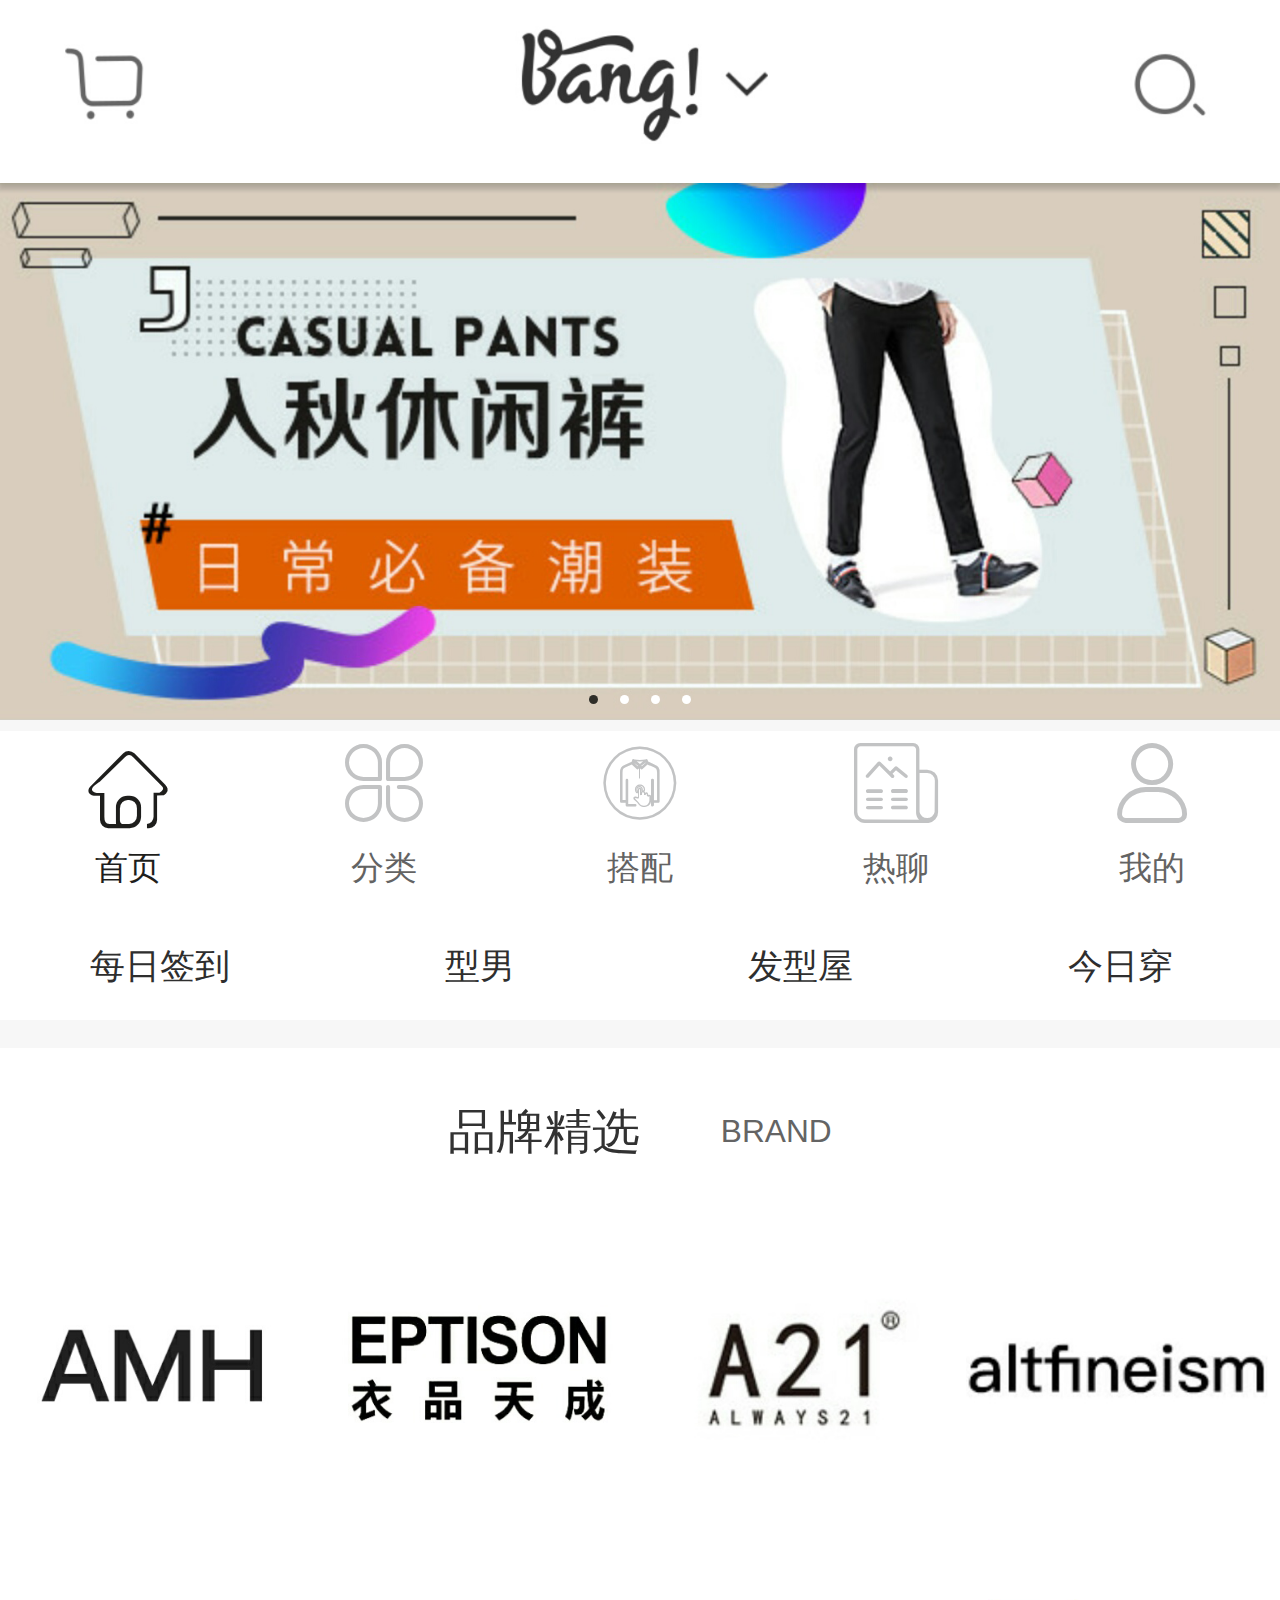
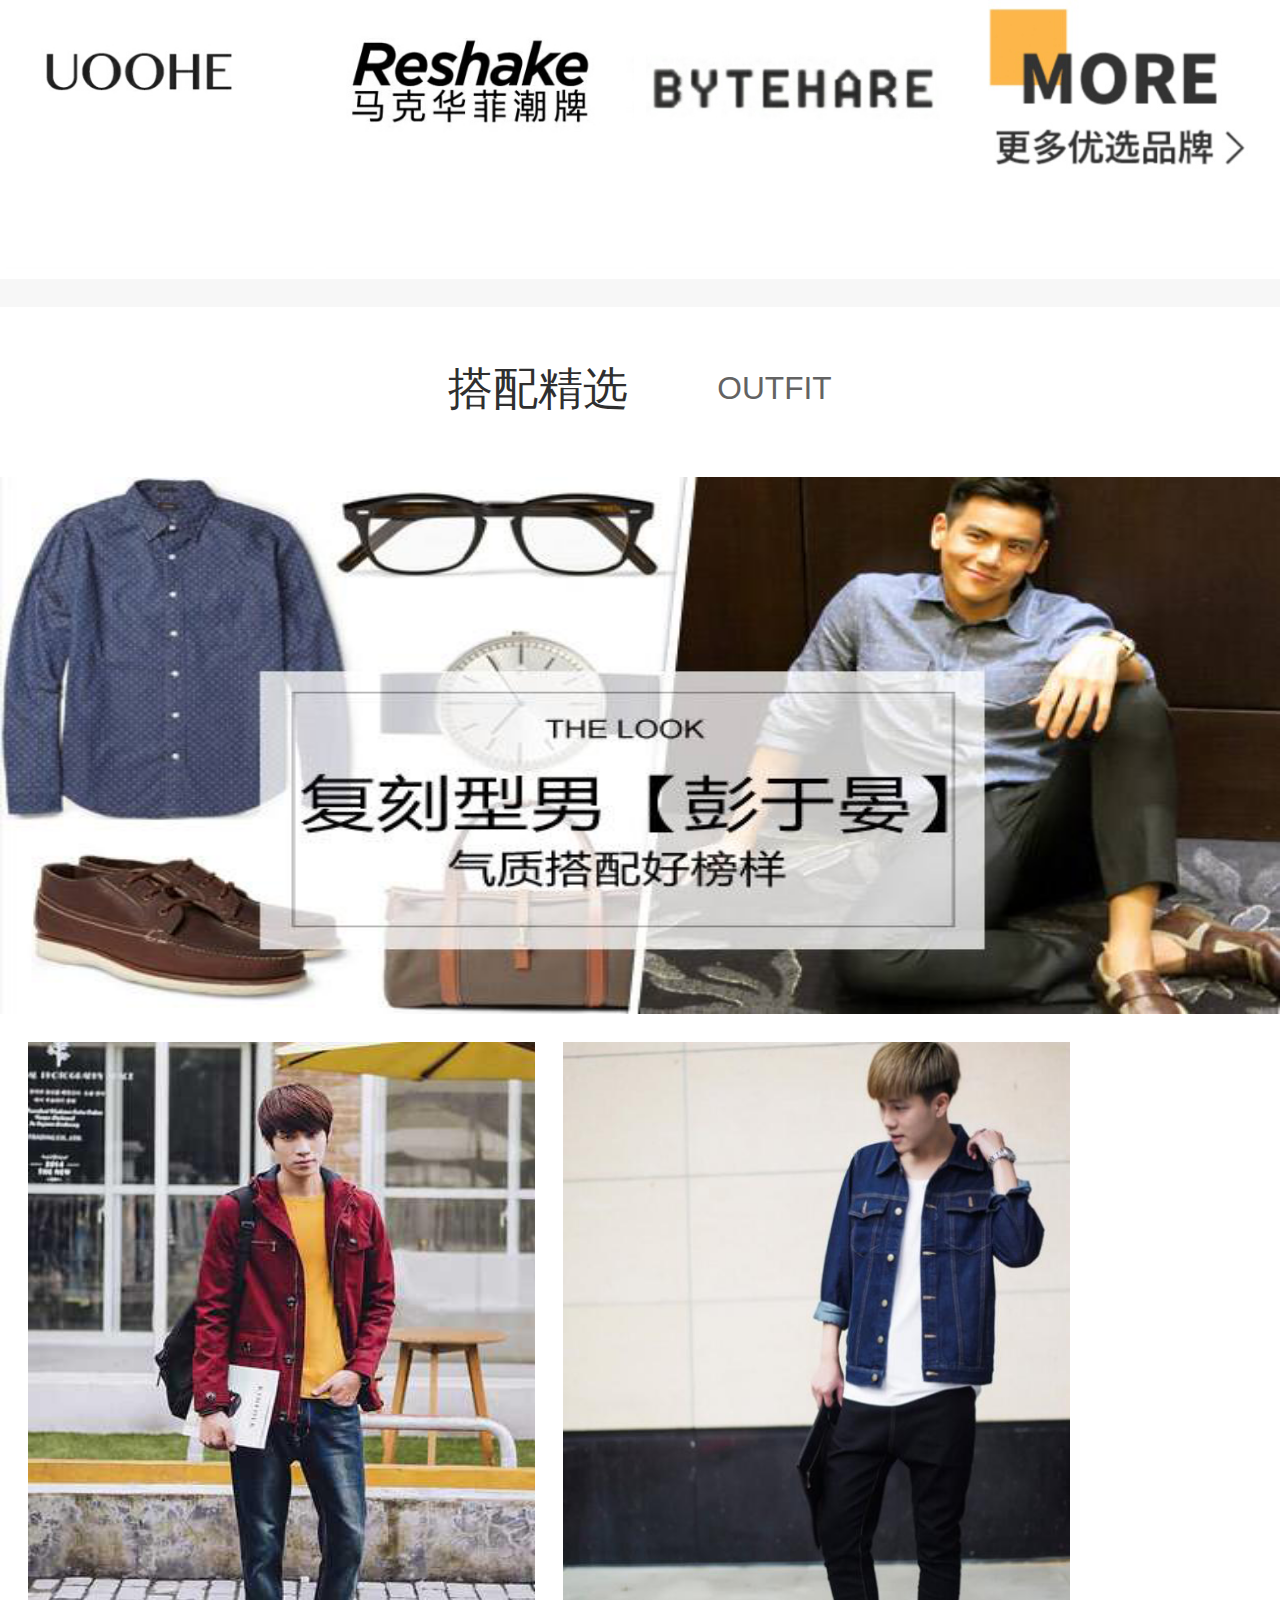
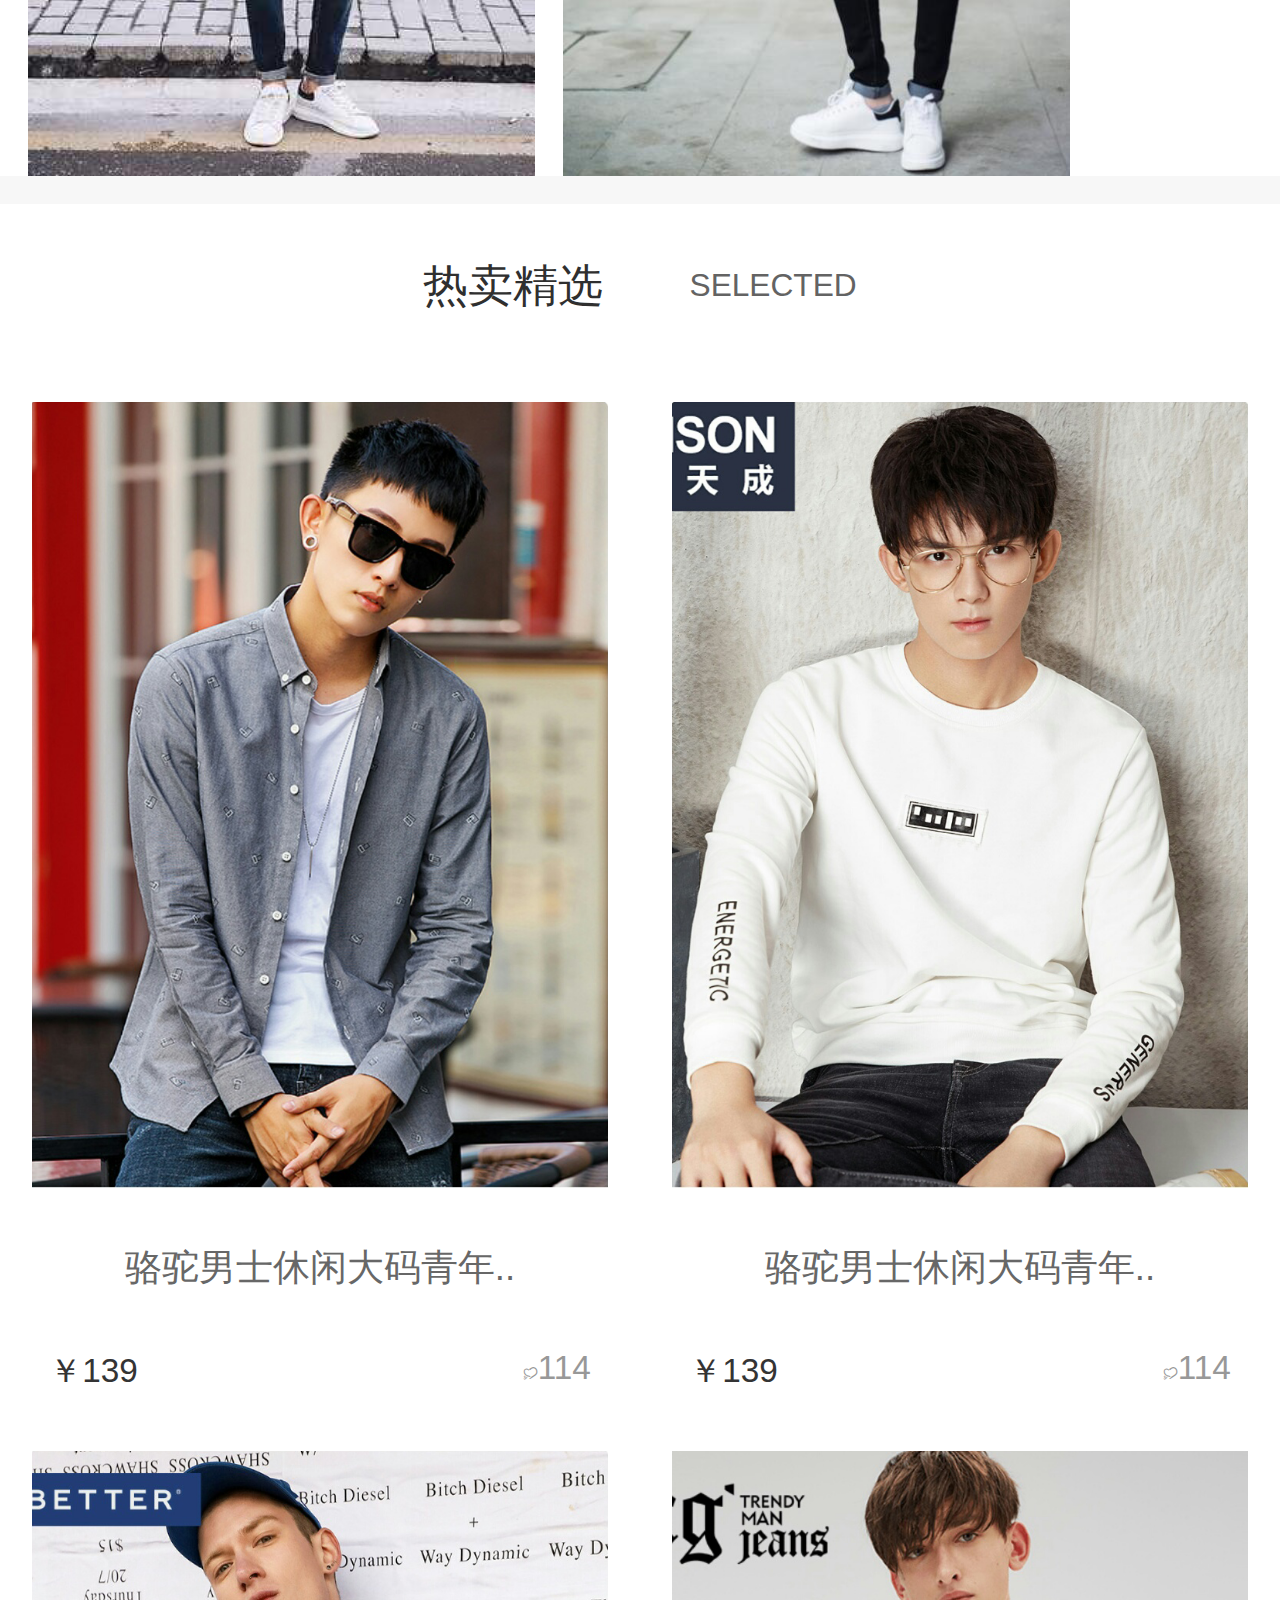
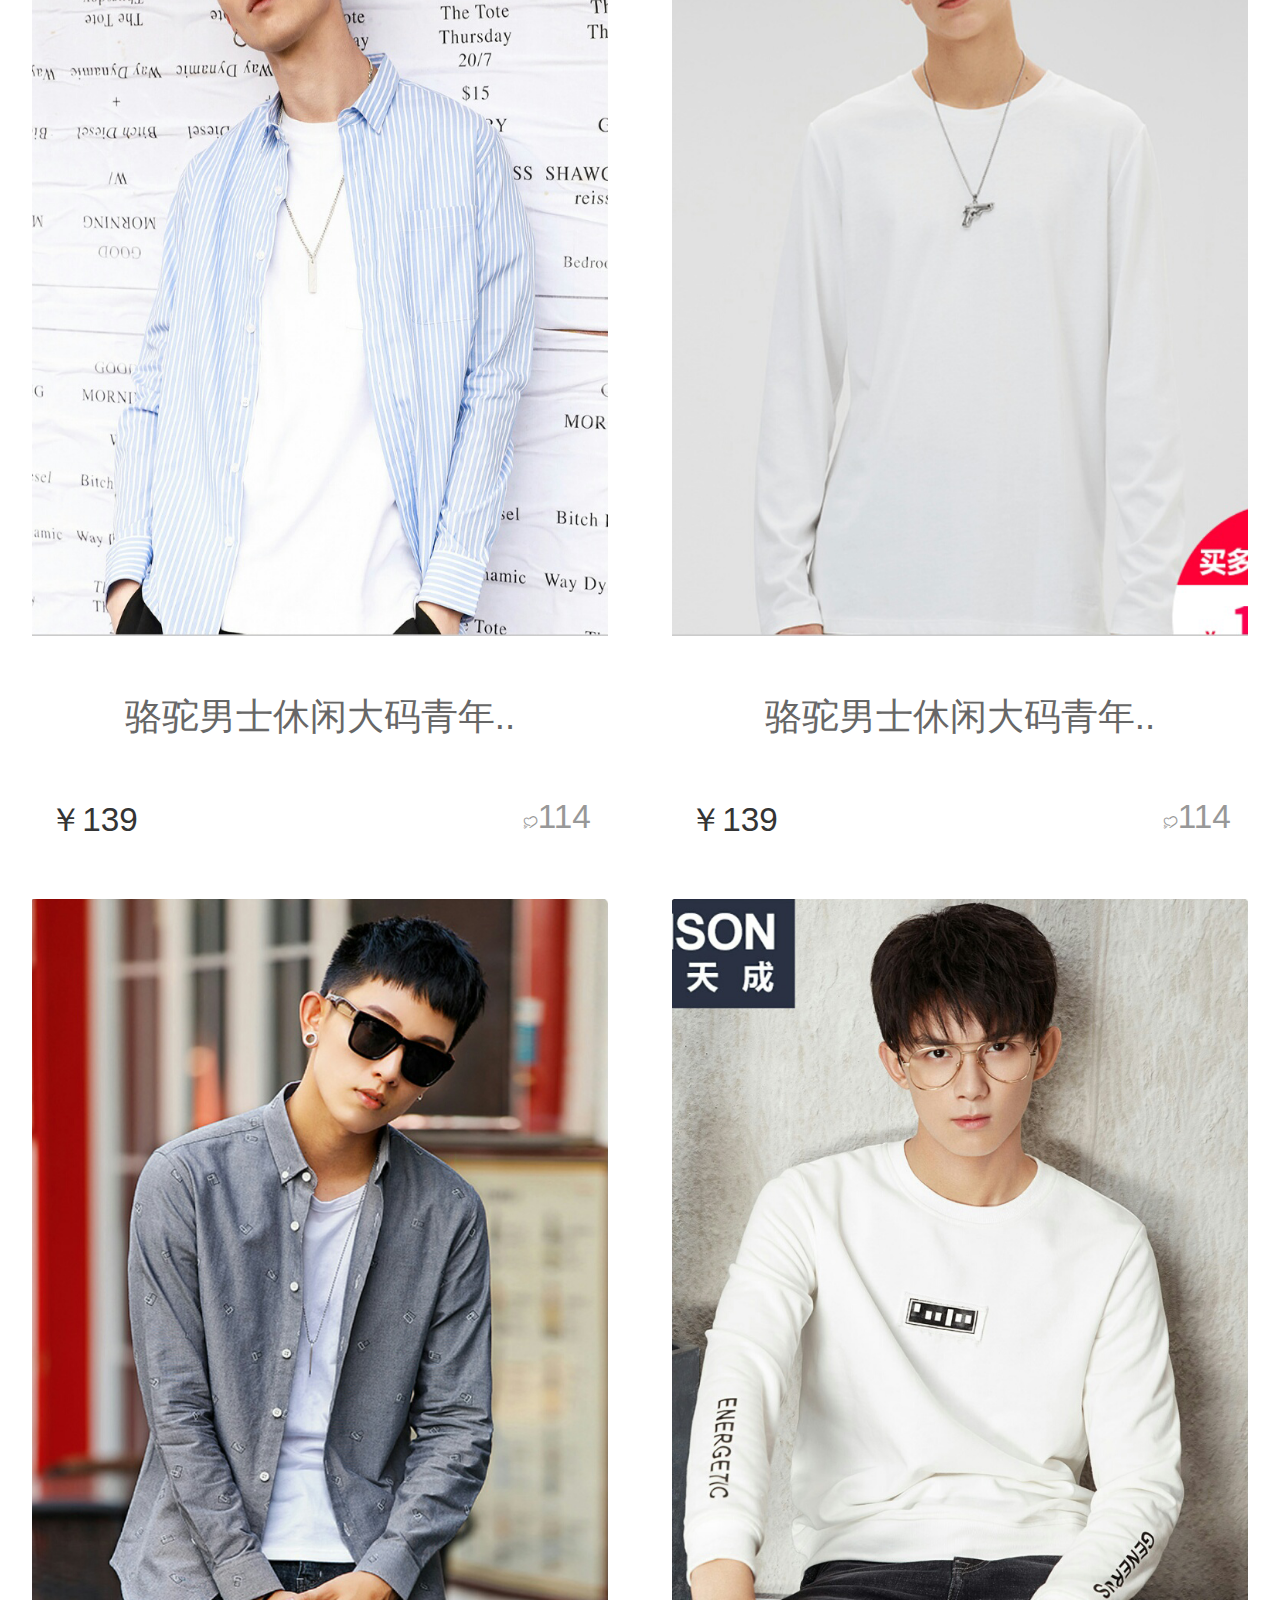
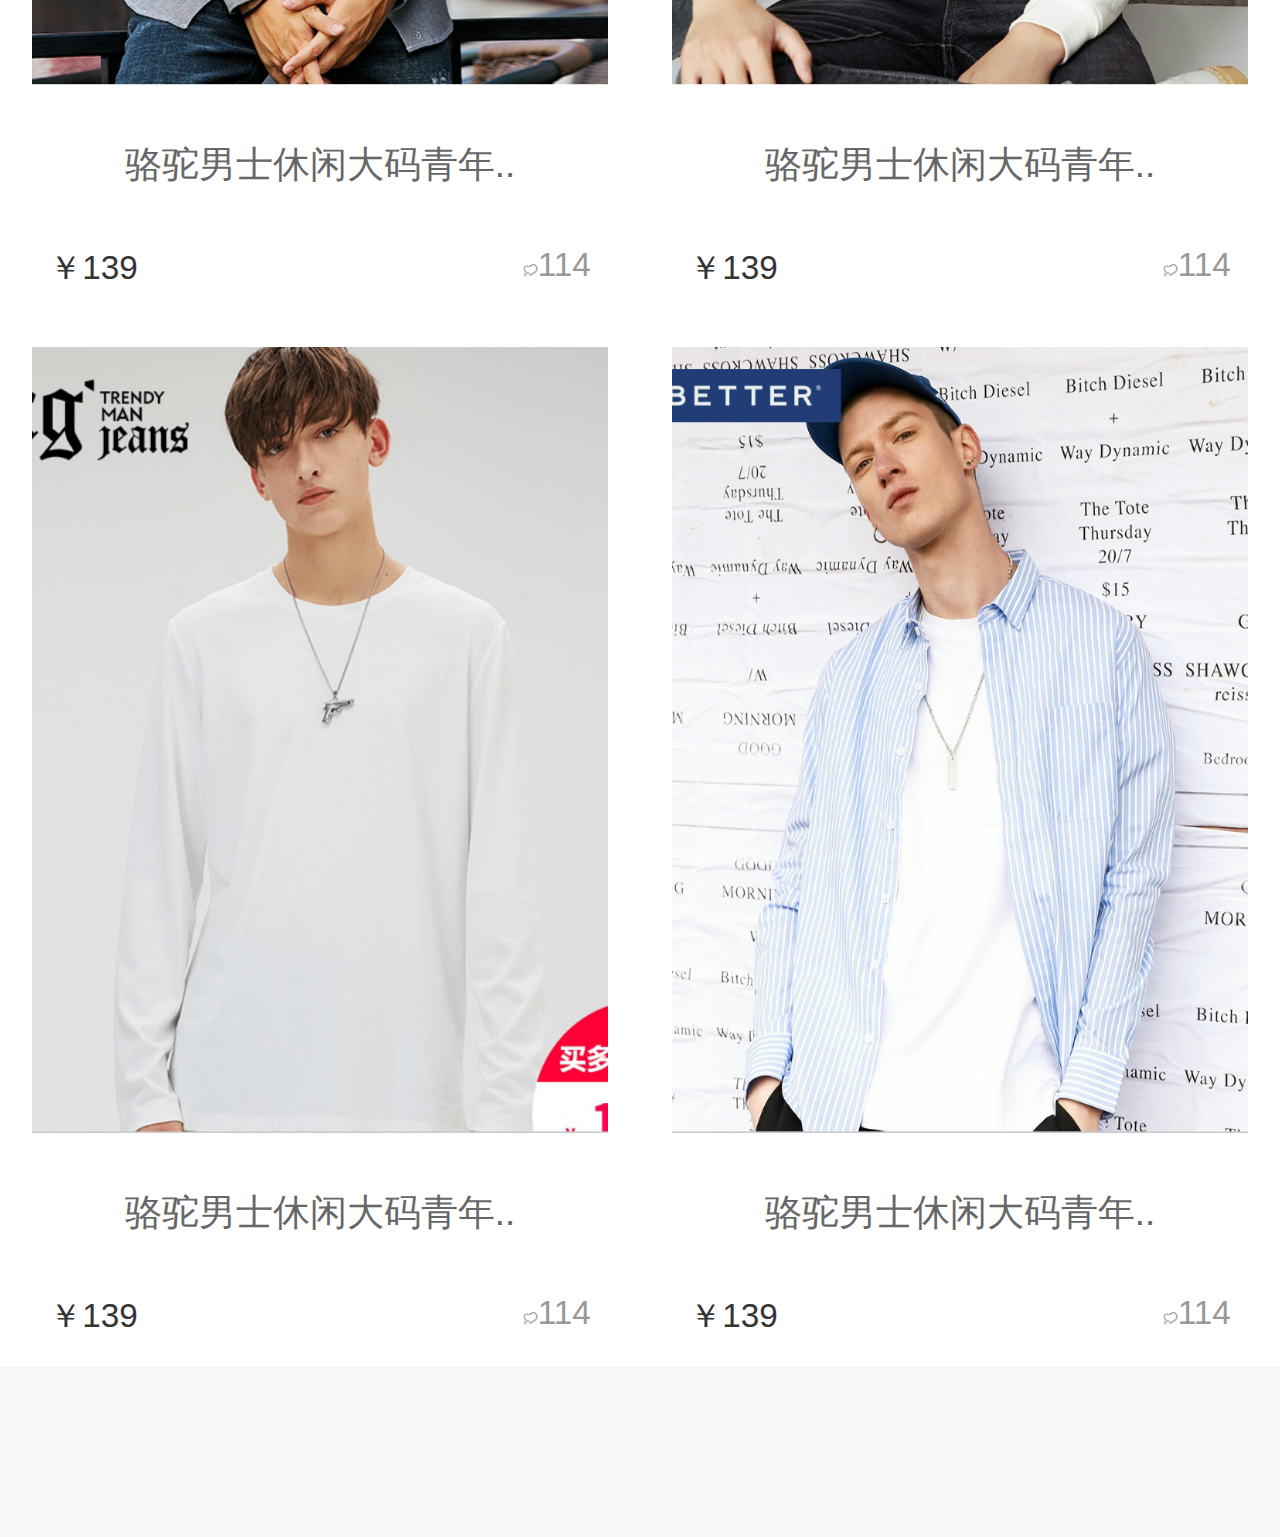
<file: index.html>
<!DOCTYPE html>
<html lang="en">
<head>
	<meta charset="UTF-8">
	<meta name="viewport" content="width=device-width">
	<title>Document</title>
	<link rel="shortcut icon" href="img/sdg logo .png">
	<link rel="stylesheet" href="css/index.css"> 
	<link rel="stylesheet" href="iconfont/iconfont.css">
	<script src="js/rem.js"></script>
</head>
<body>
	<!-- 头部开始 -->
	<header class="header">
		<a href="gouwuche.html" class="header-left">
			<img src="img/header-left.png" alt="">
		</a>
		<a href="" class="header-center">
			<img src="img/header-center.png" alt="">
		</a>
		<a href="" class="header-right">
			<img src="img/header-right.png" alt="">
		</a>
	</header>
	<!-- 头部结束 -->
	<!-- banner开始 -->
	<section class="banner">
		<ul class="banner-img">
			<li>
				<a href="leibiao.html">
					<img src="img/banner1.png" alt="">
				</a>
			</li>
			<li>
				<a href="leibiao.html">
					<img src="img/banner1.png" alt="">
				</a>
			</li>
			<li>
				<a href="leibiao.html">
					<img src="img/banner1.png" alt="">
				</a>
			</li>
			<li>
				<a href="leibiao.html">
					<img src="img/banner1.png" alt="">
				</a>
			</li>
		</ul>
		<ul class="banner-carousel">
			<li></li>
			<li></li>
			<li></li>
			<li></li>
		</ul>
	</section>
	<!-- banner结束 -->
	<!-- 导航开始 -->
	<section class="nav">
		<a href="" class="nav-list">
			<div class="nav-list-img">
				<img src="img/nav1.png" alt="">
			</div>
			<div class="nav-list-text">
				每日签到
			</div>
		</a>
		<a href="" class="nav-list">
			<div class="nav-list-img">
				<img src="img/nav2.png" alt="">
			</div>
			<div class="nav-list-text">
				型男
			</div>
		</a>
		<a href="" class="nav-list">
			<div class="nav-list-img">
				<img src="img/nav3.png" alt="">
			</div>
			<div class="nav-list-text">
				发型屋
			</div>
		</a>
		<a href="" class="nav-list">
			<div class="nav-list-img">
				<img src="img/nav4.png" alt="">
			</div>
			<div class="nav-list-text">
				今日穿
			</div>
		</a>
	</section>
	<!-- 导航结束 -->
	<!-- 品牌精选开始 -->
	<section class="pinpai">
		<div class="pinpai-header">
			<ul class="pinpai-header-content">
				<li>品牌精选</li>
				<li>BRAND</li>
			</ul>
		</div>
		<div class="pinpai-body">
			<a href="" class="pinpai-list">
				<img src="img/pinpai1.png" alt="">
			</a>
			<a href="" class="pinpai-list">
				<img src="img/pinpai2.png" alt="">
			</a>
			<a href="" class="pinpai-list">
				<img src="img/pinpai3.png" alt="">
			</a>
			<a href="" class="pinpai-list">
				<img src="img/pinpai4.png" alt="">
			</a>
			<a href="" class="pinpai-list">
				<img src="img/pinpai5.png" alt="">
			</a>
			<a href="" class="pinpai-list">
				<img src="img/pinpai6.png" alt="">
			</a>
			<a href="" class="pinpai-list">
				<img src="img/pinpai7.png" alt="">
			</a>
			<a href="" class="pinpai-list">
				<img src="img/pinpai8.png" alt="">
			</a>
		</div>
	</section>
	<!-- 品牌精选结束 -->
	<!-- 精选搭配开始 -->
	<section class="dapei">
		<div class="dapei-header">
			<ul class="dapei-header-text">
				<li>搭配精选</li>
				<li>OUTFIT</li>
			</ul>
		</div>
		<div class="dapei-body">
			<a href="" class="dapei-body-top">
				<img src="img/dapei-shang.png" alt="">
			</a>
			<div class="dapei-bottom">
				<ul class="dapei-list">
					<li>
						<a href="">
							<img src="img/dapei1.png" alt="">
						</a>
					</li>
					<li>
						<a href="">
							<img src="img/dapei2.png" alt="">
						</a>
					</li>
				</ul>
			</div>
		</div>
	</section>
	<!-- 精选搭配结束 -->
	<!-- 热卖商品开始 -->
	<section class="remai">
		<div class="remai-header">
			<ul class="remai-header-text">
				<li>热卖精选</li>
				<li>SELECTED</li>
			</ul>
		</div>
		<div class="remai-body">
			<a href="" class="remai-list">
				<div class="remai-list-img">
					<img src="img/remai1.png" alt="">
				</div>
				<div class="remai-list-name">
					骆驼男士休闲大码青年..
				</div>
				<ul class="remai-list-jiage">
					<li>￥139</li>
					<li><i class="iconfont icon-xin"></i>114</li>
				</ul>
			</a>
			<a href="" class="remai-list">
				<div class="remai-list-img">
					<img src="img/remai2.png" alt="">
				</div>
				<div class="remai-list-name">
					骆驼男士休闲大码青年..
				</div>
				<ul class="remai-list-jiage">
					<li>￥139</li>
					<li><i class="iconfont icon-xin"></i>114</li>
				</ul>
			</a>
			<a href="" class="remai-list">
				<div class="remai-list-img">
					<img src="img/remai3.png" alt="">
				</div>
				<div class="remai-list-name">
					骆驼男士休闲大码青年..
				</div>
				<ul class="remai-list-jiage">
					<li>￥139</li>
					<li><i class="iconfont icon-xin"></i>114</li>
				</ul>
			</a>
			<a href="" class="remai-list">
				<div class="remai-list-img">
					<img src="img/remai4.png" alt="">
				</div>
				<div class="remai-list-name">
					骆驼男士休闲大码青年..
				</div>
				<ul class="remai-list-jiage">
					<li>￥139</li>
					<li><i class="iconfont icon-xin"></i>114</li>
				</ul>
			</a>
			<a href="" class="remai-list">
				<div class="remai-list-img">
					<img src="img/remai1.png" alt="">
				</div>
				<div class="remai-list-name">
					骆驼男士休闲大码青年..
				</div>
				<ul class="remai-list-jiage">
					<li>￥139</li>
					<li><i class="iconfont icon-xin"></i>114</li>
				</ul>
			</a>
			<a href="" class="remai-list">
				<div class="remai-list-img">
					<img src="img/remai2.png" alt="">
				</div>
				<div class="remai-list-name">
					骆驼男士休闲大码青年..
				</div>
				<ul class="remai-list-jiage">
					<li>￥139</li>
					<li><i class="iconfont icon-xin"></i>114</li>
				</ul>
			</a>
			<a href="" class="remai-list">
				<div class="remai-list-img">
					<img src="img/remai4.png" alt="">
				</div>
				<div class="remai-list-name">
					骆驼男士休闲大码青年..
				</div>
				<ul class="remai-list-jiage">
					<li>￥139</li>
					<li><i class="iconfont icon-xin"></i>114</li>
				</ul>
			</a>
			<a href="" class="remai-list">
				<div class="remai-list-img">
					<img src="img/remai3.png" alt="">
				</div>
				<div class="remai-list-name">
					骆驼男士休闲大码青年..
				</div>
				<ul class="remai-list-jiage">
					<li>￥139</li>
					<li><i class="iconfont icon-xin"></i>114</li>
				</ul>
			</a>
		</div>
	</section>
	<!-- 热卖商品结束 -->
	<!-- 底部栏开始 -->
	<section class="dibu">
		<a href="" class="dibu-list">
			<div class="dibu-list-top">
				<i class="iconfont icon-home"></i>
			</div>
			<div class="dibu-list-top">
				首页
			</div>
		</a>
		<a href="fenlei.html" class="dibu-list">
			<div class="dibu-list-top">
				<i class="iconfont icon-fenlei"></i>
			</div>
			<div class="dibu-list-top">
				分类
			</div>
		</a>
		<a href="dapei.html" class="dibu-list">
			<div class="dibu-list-top">
				<i class="iconfont icon-dapei"></i>
			</div>
			<div class="dibu-list-top">
				搭配
			</div>
		</a>
		<a href="reliao.html" class="dibu-list">
			<div class="dibu-list-top">
				<i class="iconfont icon-zixunreliao"></i>
			</div>
			<div class="dibu-list-top">
				热聊
			</div>
		</a>
		<a href="wde.html" class="dibu-list">
			<div class="dibu-list-top">
				<i class="iconfont icon-wode"></i>
			</div>
			<div class="dibu-list-top">
				我的
			</div>
		</a>
	</section>
	<!-- 底部栏结束 -->
</body>
</html>
</file>
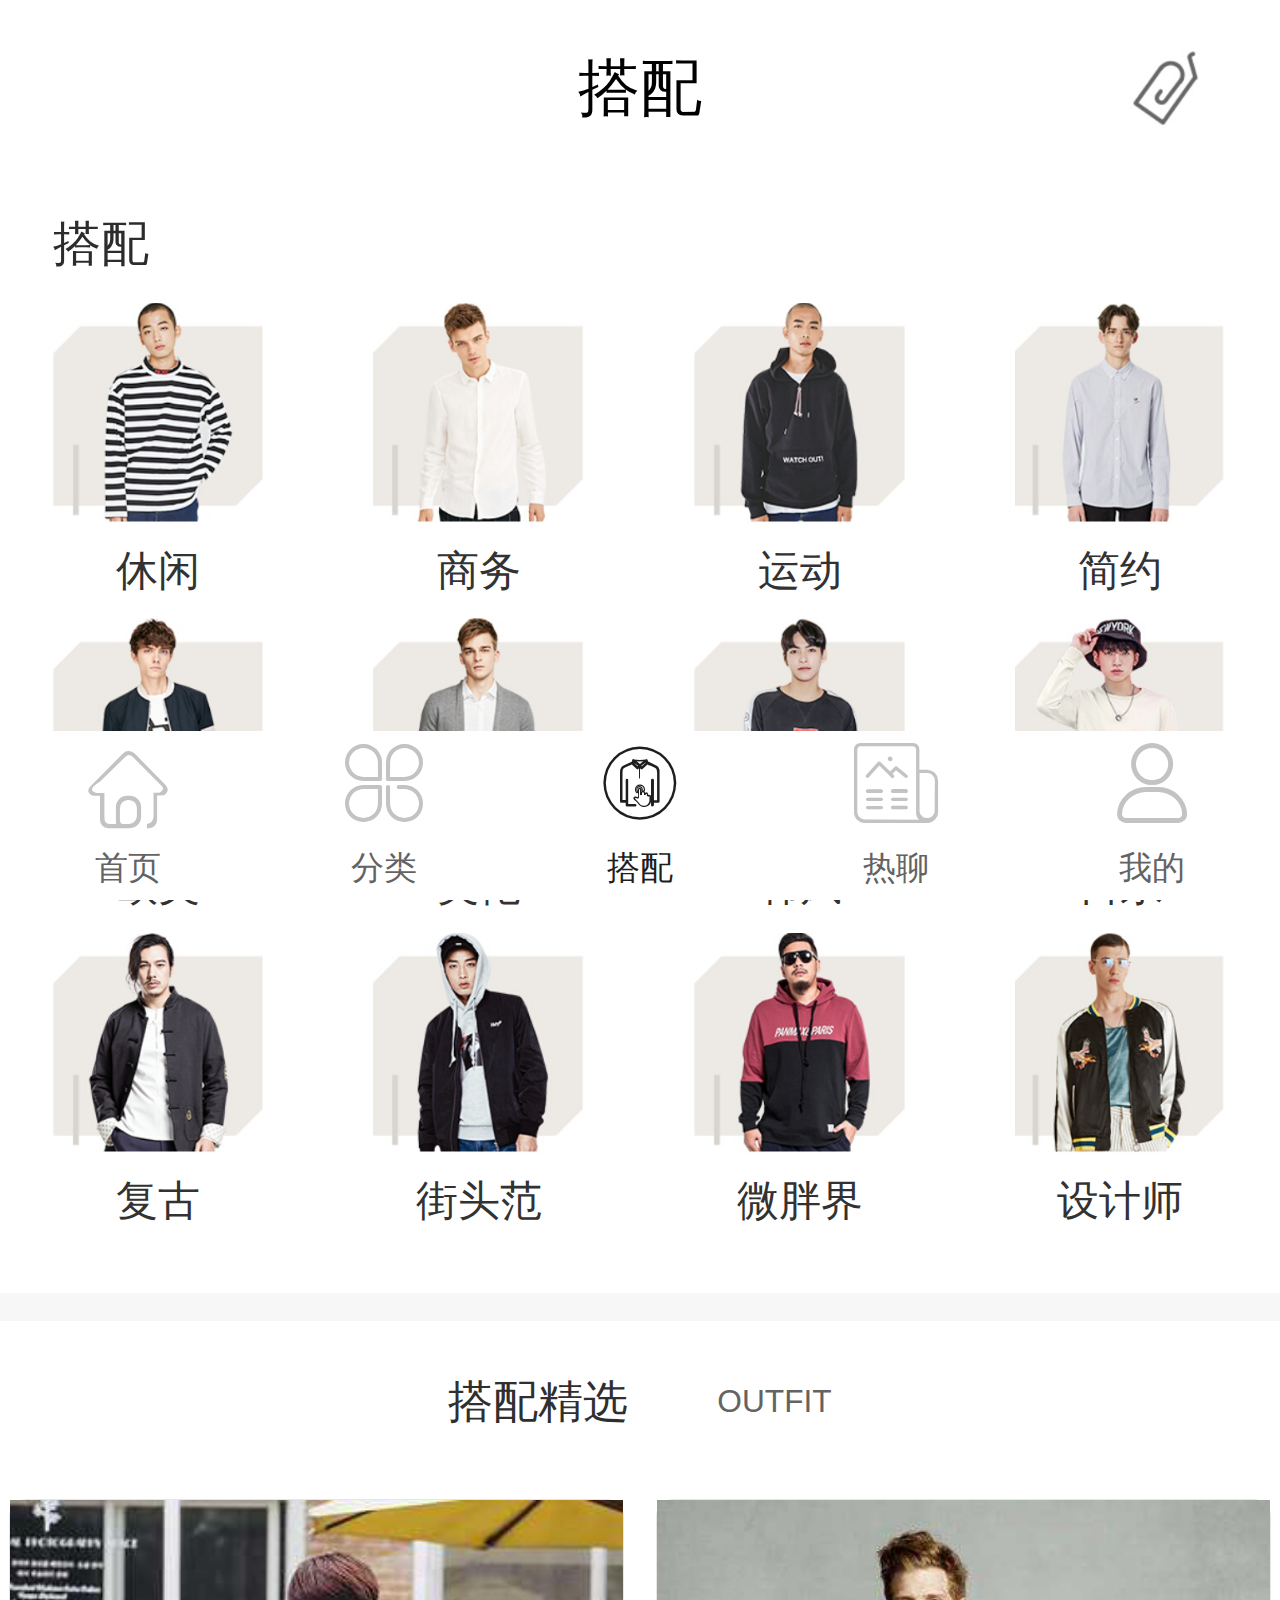
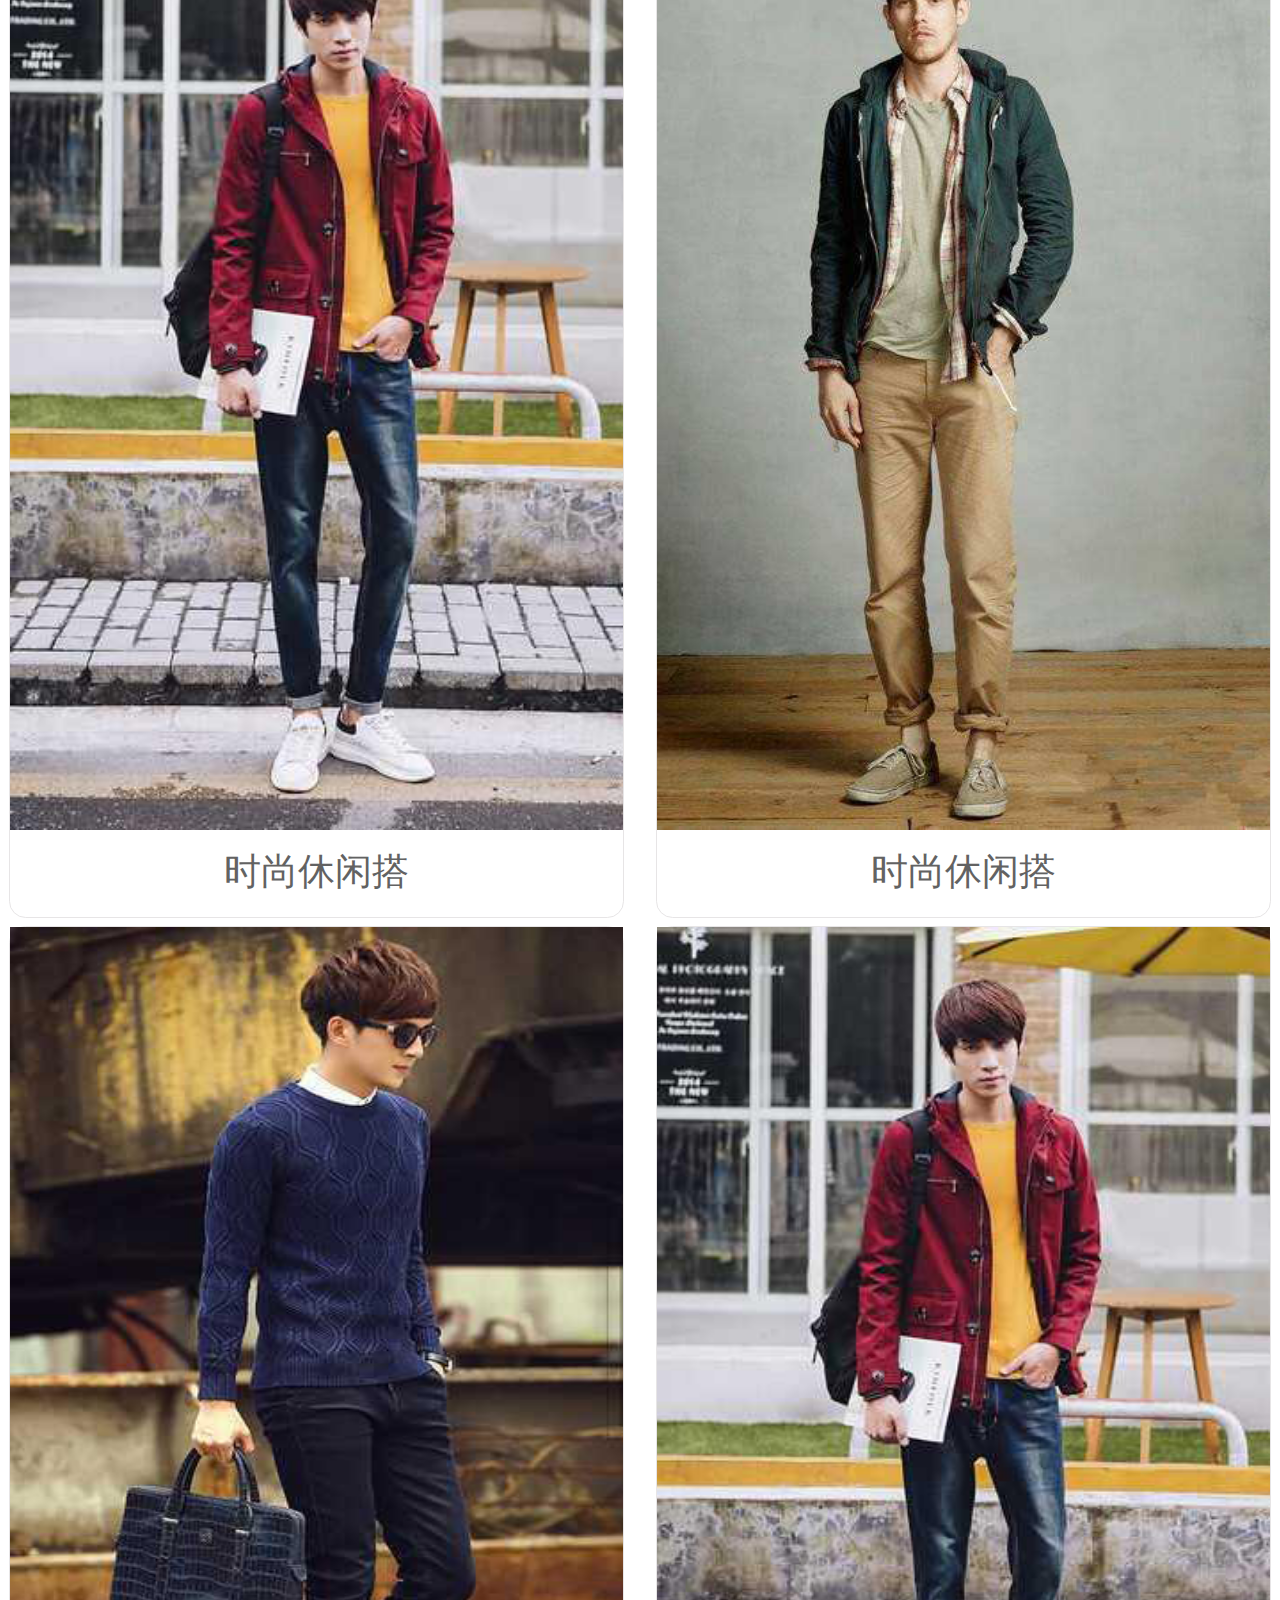
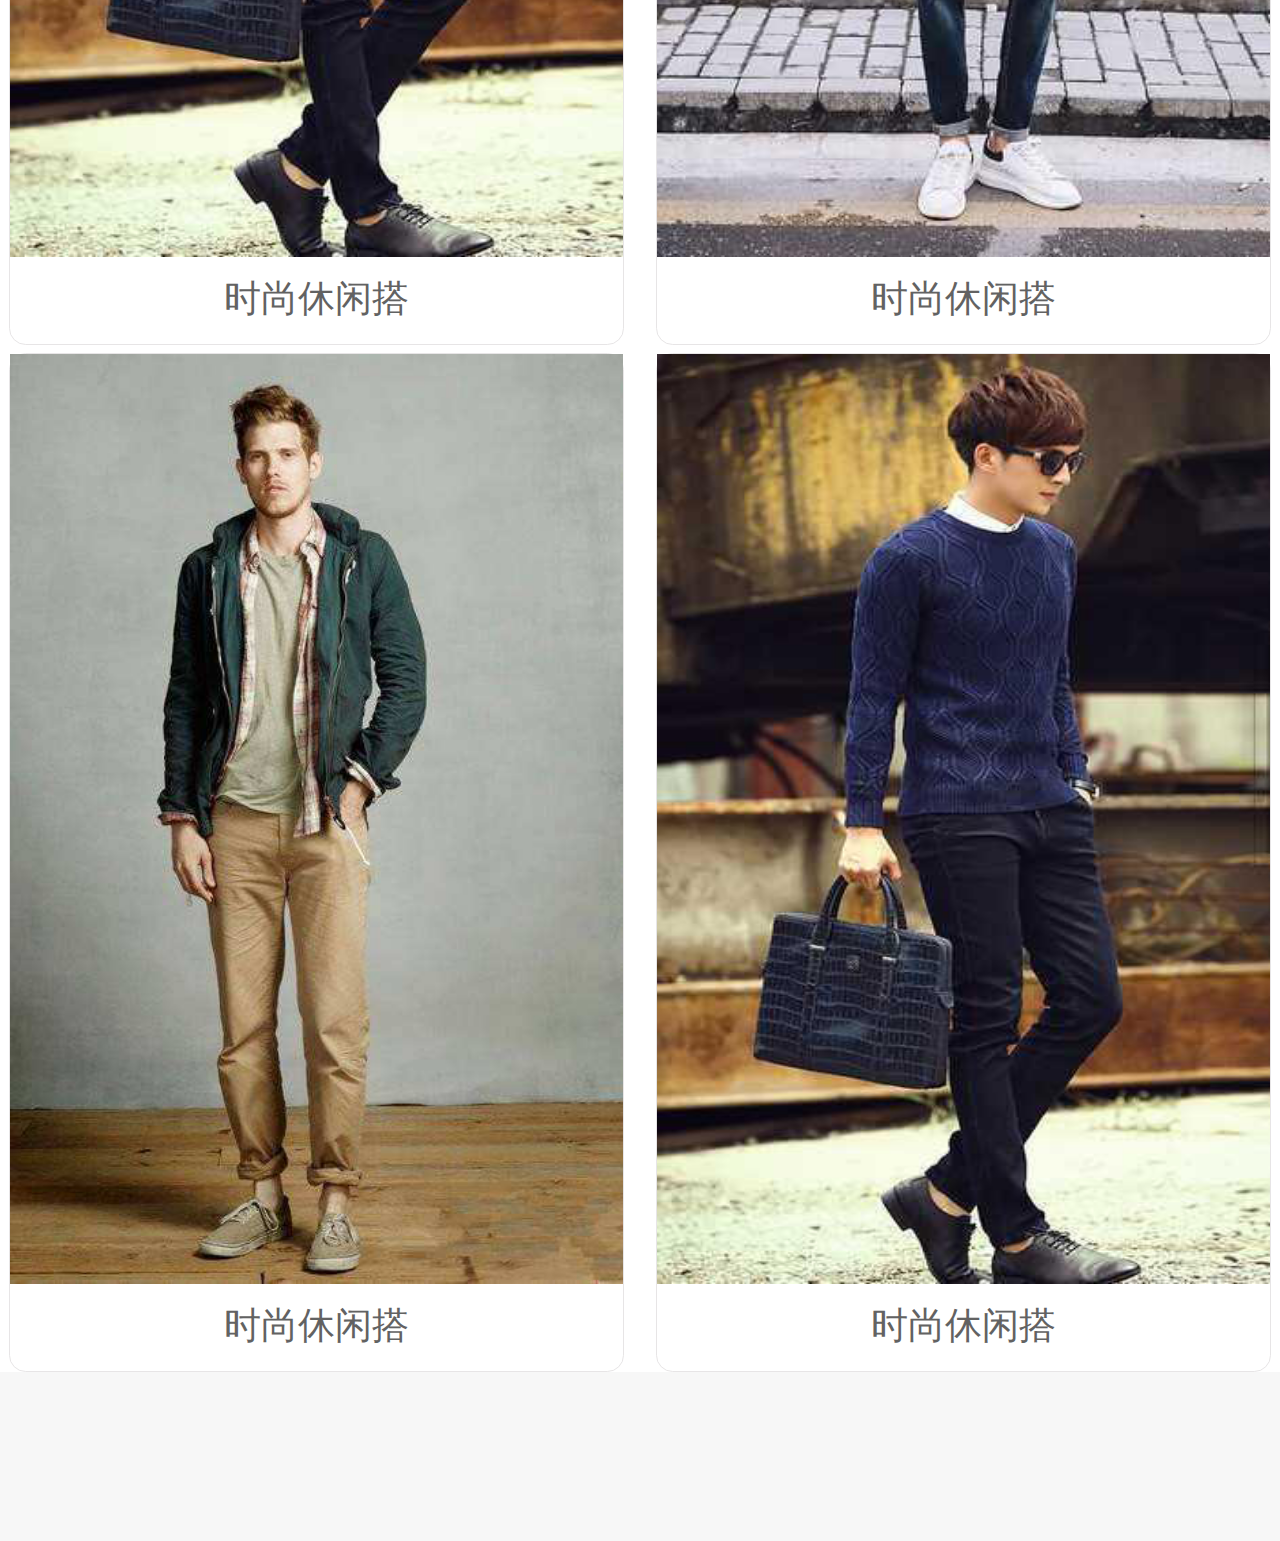
<file: dapei.html>
<!DOCTYPE html>
<html>
	<head>
		<meta charset="UTF-8">
		<meta name="viewport" content="width=device-width">
		<link rel="shortcut icon" href="img/sdg logo .png">
		<link rel="stylesheet" href="css/dapei.css" />
		<link rel="stylesheet" href="iconfont/iconfont.css" />
		<script src="js/rem.js"></script>
		<title></title>
	</head>
	<body>
		<!-- 头部开始 -->
	<header class="header">
		<a href="" class="header-left">
		</a>
		<a href="" class="header-center">
			搭配
		</a>
		<a href="" class="header-right">
			<img src="img/dapei-header-right.png" alt="">
		</a>
	</header>
	<!-- 头部结束 -->
	<!--风格开始-->
	<section class="fengge">
		<div class="fengge-header">
			<div class="fengge-biaoti">
				搭配
			</div>
		</div>
		<div class="fengge-body">
			<a href="" class="fengge-list">
				<div class="fengge-list-img">
					<img src="img/dapei-list1.png" alt="">
				</div>
				<div class="fengge-list-text">
					休闲
				</div>
			</a>
			<a href="" class="fengge-list">
				<div class="fengge-list-img">
					<img src="img/dapei-list2.png" alt="">
				</div>
				<div class="fengge-list-text">
					商务
				</div>
			</a>
			<a href="" class="fengge-list">
				<div class="fengge-list-img">
					<img src="img/dapei-list3.png" alt="">
				</div>
				<div class="fengge-list-text">
					运动
				</div>
			</a>
			<a href="" class="fengge-list">
				<div class="fengge-list-img">
					<img src="img/dapei-list4.png" alt="">
				</div>
				<div class="fengge-list-text">
					简约
				</div>
			</a>
			<a href="" class="fengge-list">
				<div class="fengge-list-img">
					<img src="img/dapei-list5.png" alt="">
				</div>
				<div class="fengge-list-text">
					欧美
				</div>
			</a>
			<a href="" class="fengge-list">
				<div class="fengge-list-img">
					<img src="img/dapei-list6.png" alt="">
				</div>
				<div class="fengge-list-text">
					英伦
				</div>
			</a>
			<a href="" class="fengge-list">
				<div class="fengge-list-img">
					<img src="img/dapei-list7.png" alt="">
				</div>
				<div class="fengge-list-text">
					韩风
				</div>
			</a>
			<a href="" class="fengge-list">
				<div class="fengge-list-img">
					<img src="img/dapei-list8.png" alt="">
				</div>
				<div class="fengge-list-text">
					日系
				</div>
			</a>
			<a href="" class="fengge-list">
				<div class="fengge-list-img">
					<img src="img/dapei-list9.png" alt="">
				</div>
				<div class="fengge-list-text">
					复古
				</div>
			</a>
			<a href="" class="fengge-list">
				<div class="fengge-list-img">
					<img src="img/dapei-list10.png" alt="">
				</div>
				<div class="fengge-list-text">
					街头范
				</div>
			</a>
			<a href="" class="fengge-list">
				<div class="fengge-list-img">
					<img src="img/dapei-list11.png" alt="">
				</div>
				<div class="fengge-list-text">
					微胖界
				</div>
			</a>
			<a href="" class="fengge-list">
				<div class="fengge-list-img">
					<img src="img/dapei-list12.png" alt="">
				</div>
				<div class="fengge-list-text">
					设计师
				</div>
			</a>
		</div>
	</section>
	<!--风格结束-->
	<!-- 搭配开始 -->
	<section class="dapei">
		<div class="dapei-header">
			<ul class="dapei-header-text">
				<li>搭配精选</li>
				<li>OUTFIT</li>
			</ul>
		</div>
		<div class="dapei-body">
			<a href="" class="dapei-body-list">
				<div class="dapei-list-img">
					<img src="img/dapei-list-img1.png" alt="">
				</div>
				<div class="dapei-list-text">
					时尚休闲搭
				</div>
			</a>
			<a href="" class="dapei-body-list">
				<div class="dapei-list-img">
					<img src="img/dapei-list-img2.png" alt="">
				</div>
				<div class="dapei-list-text">
					时尚休闲搭
				</div>
			</a>
			<a href="" class="dapei-body-list">
				<div class="dapei-list-img">
					<img src="img/dapei-list-img3.png" alt="">
				</div>
				<div class="dapei-list-text">
					时尚休闲搭
				</div>
			</a>
			<a href="" class="dapei-body-list">
				<div class="dapei-list-img">
					<img src="img/dapei-list-img1.png" alt="">
				</div>
				<div class="dapei-list-text">
					时尚休闲搭
				</div>
			</a>
			<a href="" class="dapei-body-list">
				<div class="dapei-list-img">
					<img src="img/dapei-list-img2.png" alt="">
				</div>
				<div class="dapei-list-text">
					时尚休闲搭
				</div>
			</a>
			<a href="" class="dapei-body-list">
				<div class="dapei-list-img">
					<img src="img/dapei-list-img3.png" alt="">
				</div>
				<div class="dapei-list-text">
					时尚休闲搭
				</div>
			</a>
		</div>
	</section>
	<!-- 搭配结束 -->
	<!-- 底部栏开始 -->
	<section class="dibu">
		<a href="index.html" class="dibu-list">
			<div class="dibu-list-top">
				<i class="iconfont icon-home"></i>
			</div>
			<div class="dibu-list-top">
				首页
			</div>
		</a>
		<a href="fenlei.html" class="dibu-list">
			<div class="dibu-list-top">
				<i class="iconfont icon-fenlei"></i>
			</div>
			<div class="dibu-list-top">
				分类
			</div>
		</a>
		<a href="dapei.html" class="dibu-list">
			<div class="dibu-list-top">
				<i class="iconfont icon-dapei"></i>
			</div>
			<div class="dibu-list-top">
				搭配
			</div>
		</a>
		<a href="reliao.html" class="dibu-list">
			<div class="dibu-list-top">
				<i class="iconfont icon-zixunreliao"></i>
			</div>
			<div class="dibu-list-top">
				热聊
			</div>
		</a>
		<a href="wde.html" class="dibu-list">
			<div class="dibu-list-top">
				<i class="iconfont icon-wode"></i>
			</div>
			<div class="dibu-list-top">
				我的
			</div>
		</a>
	</section>
	<!-- 底部栏结束 -->
	</body>
</html>
</file>
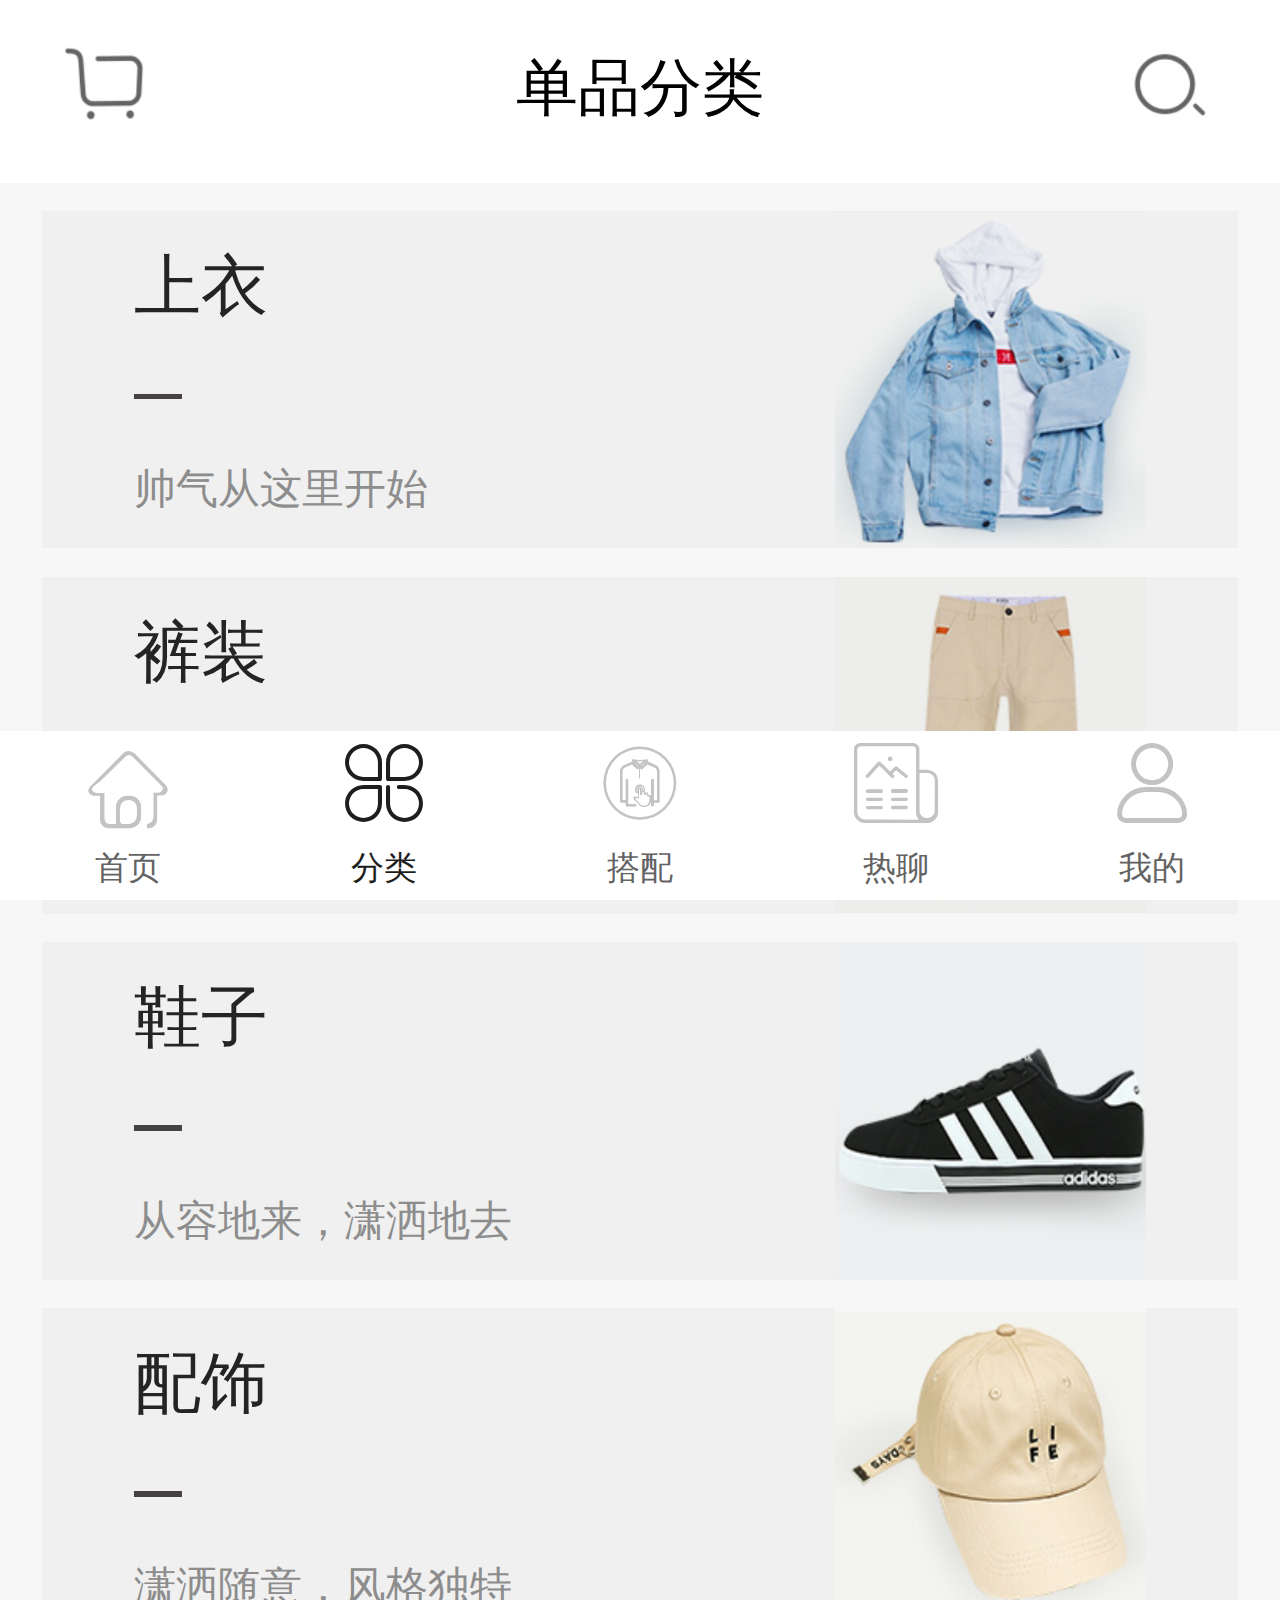
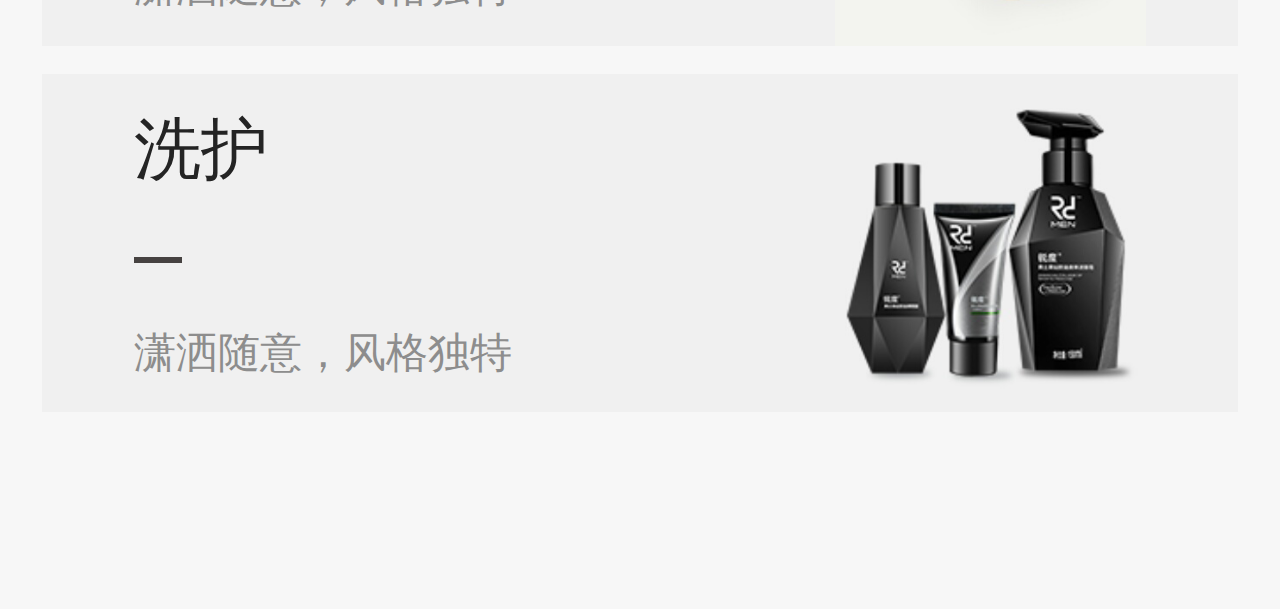
<file: fenlei.html>
<!DOCTYPE html>
<html lang="en">
<head>
	<meta charset="UTF-8">
	<meta name="viewport" content="width=device-width">
	<title>Document</title>
	<link rel="shortcut icon" href="img/sdg logo .png">
	<link rel="stylesheet" href="css/fenlei.css">
	<link rel="stylesheet" href="iconfont/iconfont.css">
	<script src="js/rem.js"></script>
</head>
<body>
	<!-- 头部开始 -->
	<header class="header">
		<a href="gouwuche.html" class="header-left">
			<img src="img/header-left.png" alt="">
		</a>
		<a href="" class="header-center">
			单品分类
		</a>
		<a href="" class="header-right">
			<img src="img/header-right.png" alt="">
		</a>
	</header>
	<!-- 头部结束 -->
	<!-- 上衣开始 -->
	<section class="shangyi">
		<ul class="shangyi-left">
			<li>上衣</li>
			<li></li>
			<li>帅气从这里开始</li>
		</ul>
		<div class="shangyi-right">
			<img src="img/shangyi.png" alt="">
		</div>
	</section>
	<!-- 上衣结束 -->
	<!-- 裤装开始 -->
	<section class="kuzi">
		<ul class="kuzi-left">
			<li>裤装</li>
			<li></li>
			<li>潇洒随意，风格独特</li>
		</ul>
		<div class="kuzi-right">
			<img src="img/kuzi.png" alt="">
		</div>
	</section>
	<!-- 裤装结束 -->
	<!-- 鞋子开始 -->
	<section class="xiezi">
		<ul class="xiezi-left">
			<li>鞋子</li>
			<li></li>
			<li>从容地来，潇洒地去</li>
		</ul>
		<div class="xiezi-right">
			<img src="img/xiezi.png" alt="">
		</div>
	</section>
	<!-- 鞋子结束 -->
	<!-- 配饰开始 -->
	<section class="peishi">
		<ul class="peishi-left">
			<li>配饰</li>
			<li></li>
			<li>潇洒随意，风格独特</li>
		</ul>
		<div class="peishi-right">
			<img src="img/maozi.png" alt="">
		</div>
	</section>
	<!-- 配饰结束 -->
	<!-- 洗护开始 -->
	<section class="xihu">
		<ul class="xihu-left">
			<li>洗护</li>
			<li></li>
			<li>潇洒随意，风格独特</li>
		</ul>
		<div class="xihu-right">
			<img src="img/xihu.png" alt="">
		</div>
	</section>
	<!-- 洗护结束 -->
	<!-- 底部栏开始 -->
	<section class="dibu">
		<a href="index.html" class="dibu-list">
			<div class="dibu-list-top">
				<i class="iconfont icon-home"></i>
			</div>
			<div class="dibu-list-top">
				首页
			</div>
		</a>
		<a href="fenlei.html" class="dibu-list">
			<div class="dibu-list-top">
				<i class="iconfont icon-fenlei"></i>
			</div>
			<div class="dibu-list-top">
				分类
			</div>
		</a>
		<a href="dapei.html" class="dibu-list">
			<div class="dibu-list-top">
				<i class="iconfont icon-dapei"></i>
			</div>
			<div class="dibu-list-top">
				搭配
			</div>
		</a>
		<a href="reliao.html" class="dibu-list">
			<div class="dibu-list-top">
				<i class="iconfont icon-zixunreliao"></i>
			</div>
			<div class="dibu-list-top">
				热聊
			</div>
		</a>
		<a href="wde.html" class="dibu-list">
			<div class="dibu-list-top">
				<i class="iconfont icon-wode"></i>
			</div>
			<div class="dibu-list-top">
				我的
			</div>
		</a>
	</section>
	<!-- 底部栏结束 -->
</body>
</html>
</file>
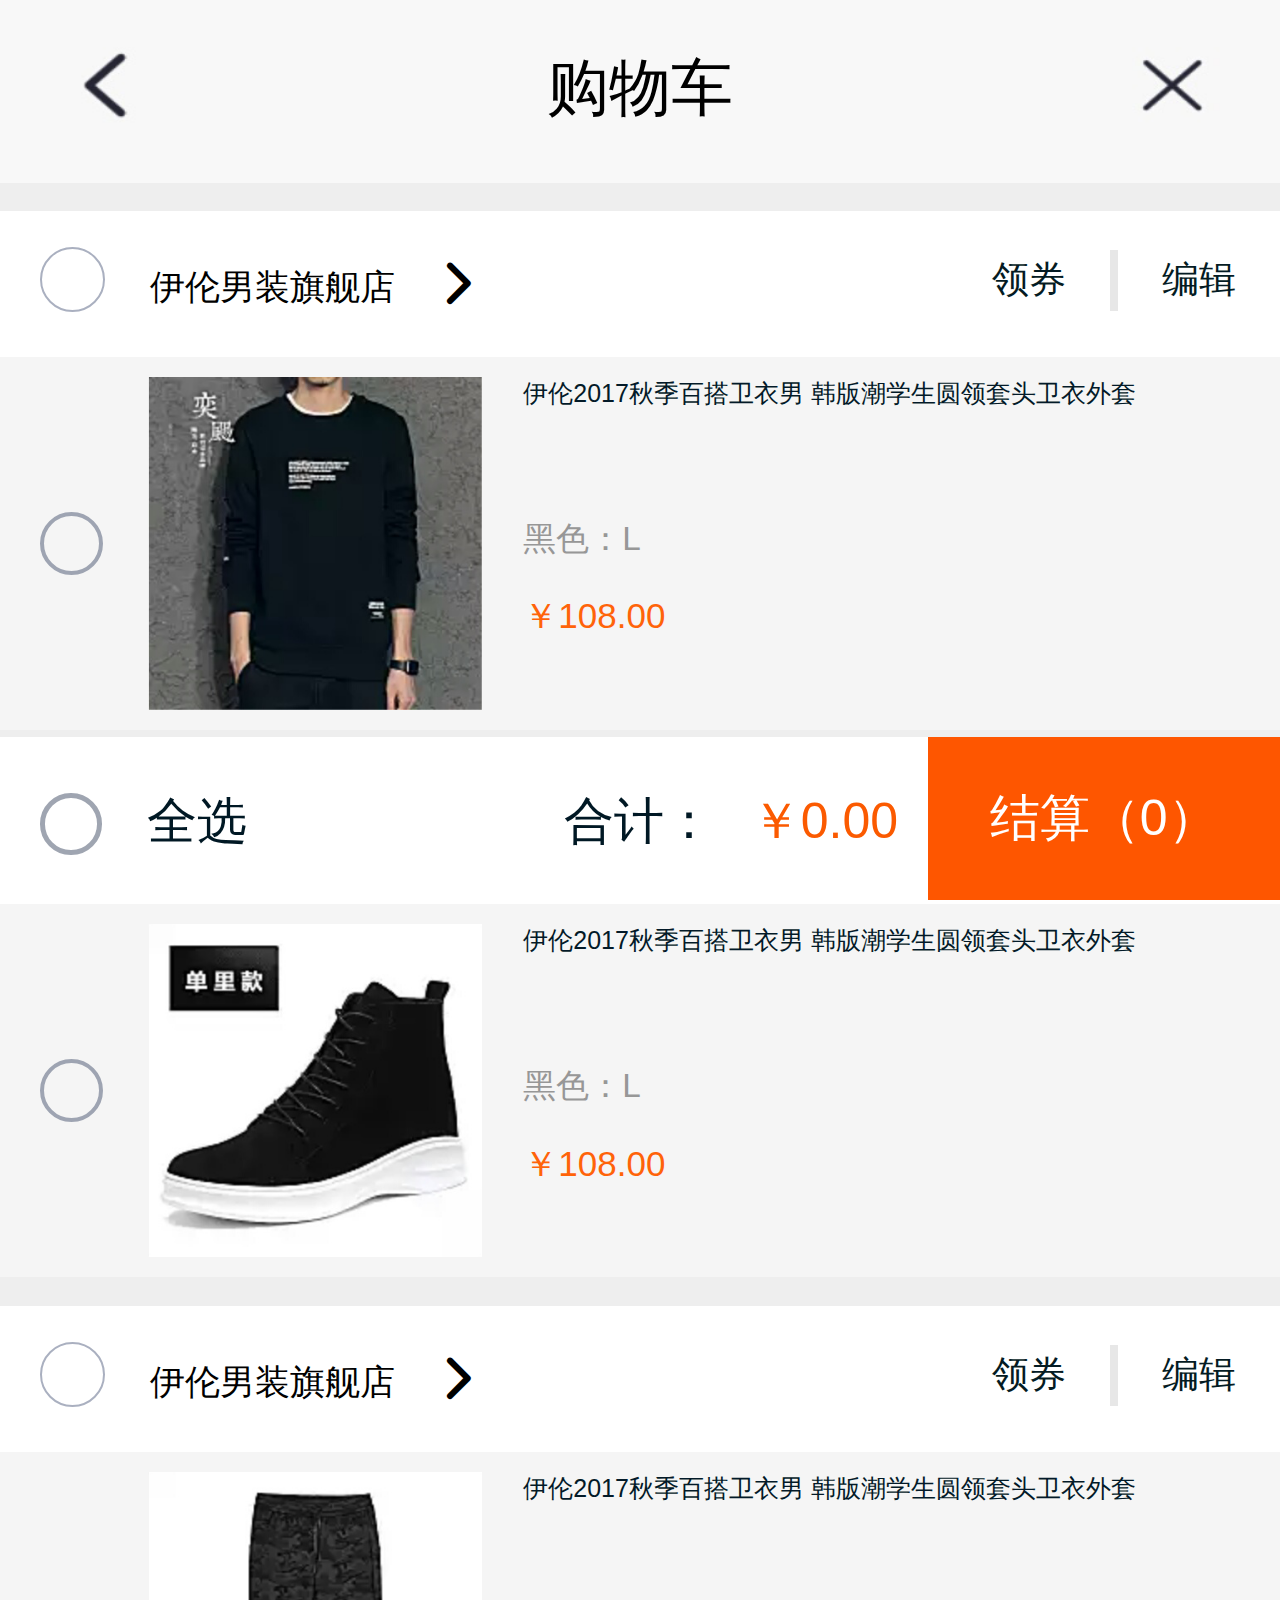
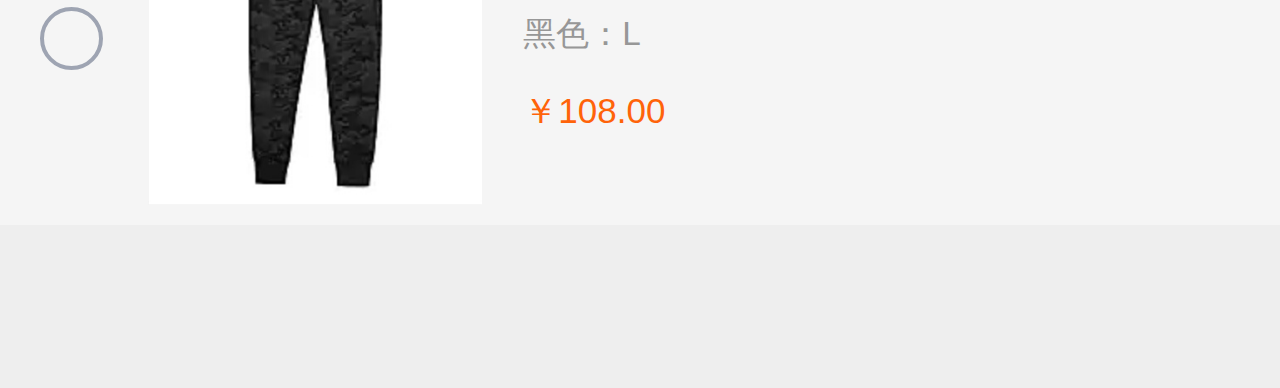
<file: gouwuche.html>
<!DOCTYPE html>
<html lang="en">
<head>
	<meta charset="UTF-8">
	<meta name="viewport" content="width=device-width">
	<title>Document</title>
	<link rel="shortcut icon" href="img/sdg logo .png">
	<link rel="stylesheet" href="css/gouwuche.css">
	<link rel="stylesheet" href="iconfont/iconfont.css">
	<script src="js/rem.js"></script>
</head>
<body>
	<!-- 头部开始 -->
	<header class="header">
		<a href="index.html" class="header-left">
			<img src="img/gouwuche-header-left.png" alt="">
		</a>
		<a href="" class="header-center">
			购物车
		</a>
		<a href="" class="header-right">
			<img src="img/gouwuche-header-right.png" alt="">
		</a>
	</header>
	<!-- 头部结束 -->
	<!-- 购物车开始 -->
	<section class="gouwuche">
		<div class="gouwuche-list">
			<div class="gouwuche-list-top">
				<div class="gouwuche-top-left"></div>
				<a href="" class="gouwuche-top-center">
					伊伦男装旗舰店<i class="iconfont icon-jiantou1"></i>
				</a>
				<ul class="gouwuche-top-right">
					<li><a href="">领券</a></li>
					<li>编辑</li>
				</ul>
			</div>
			<div class="gouwu-list-bottom">
				<div class="gouwu-bottom-left"></div>
				<a href="" class="gouwu-bottom-center">
					<img src="img/gouwu-list-center1.png" alt="">
				</a>
				<ul class="gouwu-bottom-right">
					<li>伊伦2017秋季百搭卫衣男 韩版潮学生圆领套头卫衣外套</li>
					<li>黑色：L</li>
					<li>￥108.00</li>
				</ul>
			</div>
		</div>
		<div class="gouwuche-list">
			<div class="gouwuche-list-top">
				<div class="gouwuche-top-left"></div>
				<a href="" class="gouwuche-top-center">
					伊伦男装旗舰店<i class="iconfont icon-jiantou1"></i>
				</a>
				<ul class="gouwuche-top-right">
					<li><a href="">领券</a></li>
					<li>编辑</li>
				</ul>
			</div>
			<div class="gouwu-list-bottom">
				<div class="gouwu-bottom-left"></div>
				<a href="" class="gouwu-bottom-center">
					<img src="img/gouwu-list-center2.png" alt="">
				</a>
				<ul class="gouwu-bottom-right">
					<li>伊伦2017秋季百搭卫衣男 韩版潮学生圆领套头卫衣外套</li>
					<li>黑色：L</li>
					<li>￥108.00</li>
				</ul>
			</div>
		</div>
		<div class="gouwuche-list">
			<div class="gouwuche-list-top">
				<div class="gouwuche-top-left"></div>
				<a href="" class="gouwuche-top-center">
					伊伦男装旗舰店<i class="iconfont icon-jiantou1"></i>
				</a>
				<ul class="gouwuche-top-right">
					<li><a href="">领券</a></li>
					<li>编辑</li>
				</ul>
			</div>
			<div class="gouwu-list-bottom">
				<div class="gouwu-bottom-left"></div>
				<a href="" class="gouwu-bottom-center">
					<img src="img/gouwu-list-center3.png" alt="">
				</a>
				<ul class="gouwu-bottom-right">
					<li>伊伦2017秋季百搭卫衣男 韩版潮学生圆领套头卫衣外套</li>
					<li>黑色：L</li>
					<li>￥108.00</li>
				</ul>
			</div>
		</div>
	</section>
	<!-- 购物车结束 -->
	<!-- 底部开始 -->
	<section class="dibu">
		<div class="dibu-left"></div>
		<ul class="dibu-center">
			<li>全选</li>
			<li>合计：</li>
			<li>￥0.00</li>
		</ul>
		<a href="" class="dibu-right">
			结算（0）
		</a>
	</section>
	<!-- 底部结束 -->
</body>
</html>
</file>
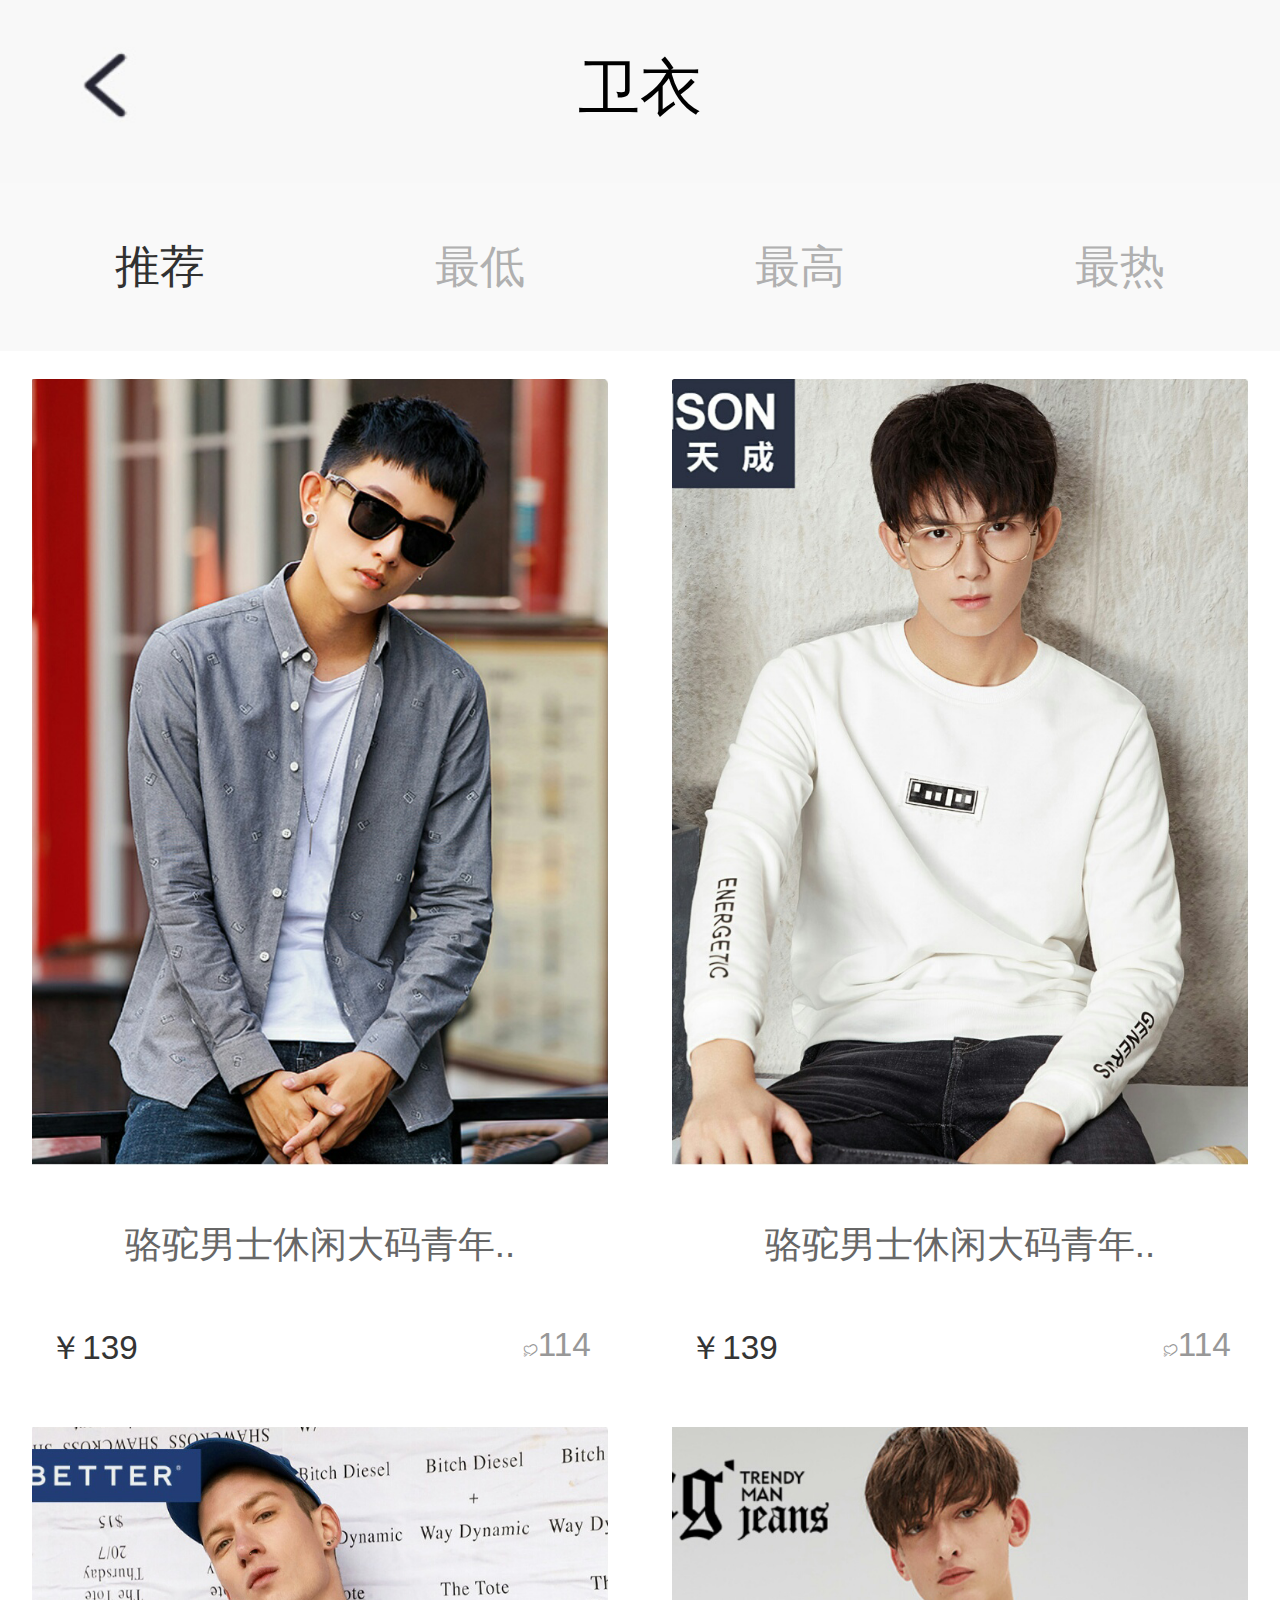
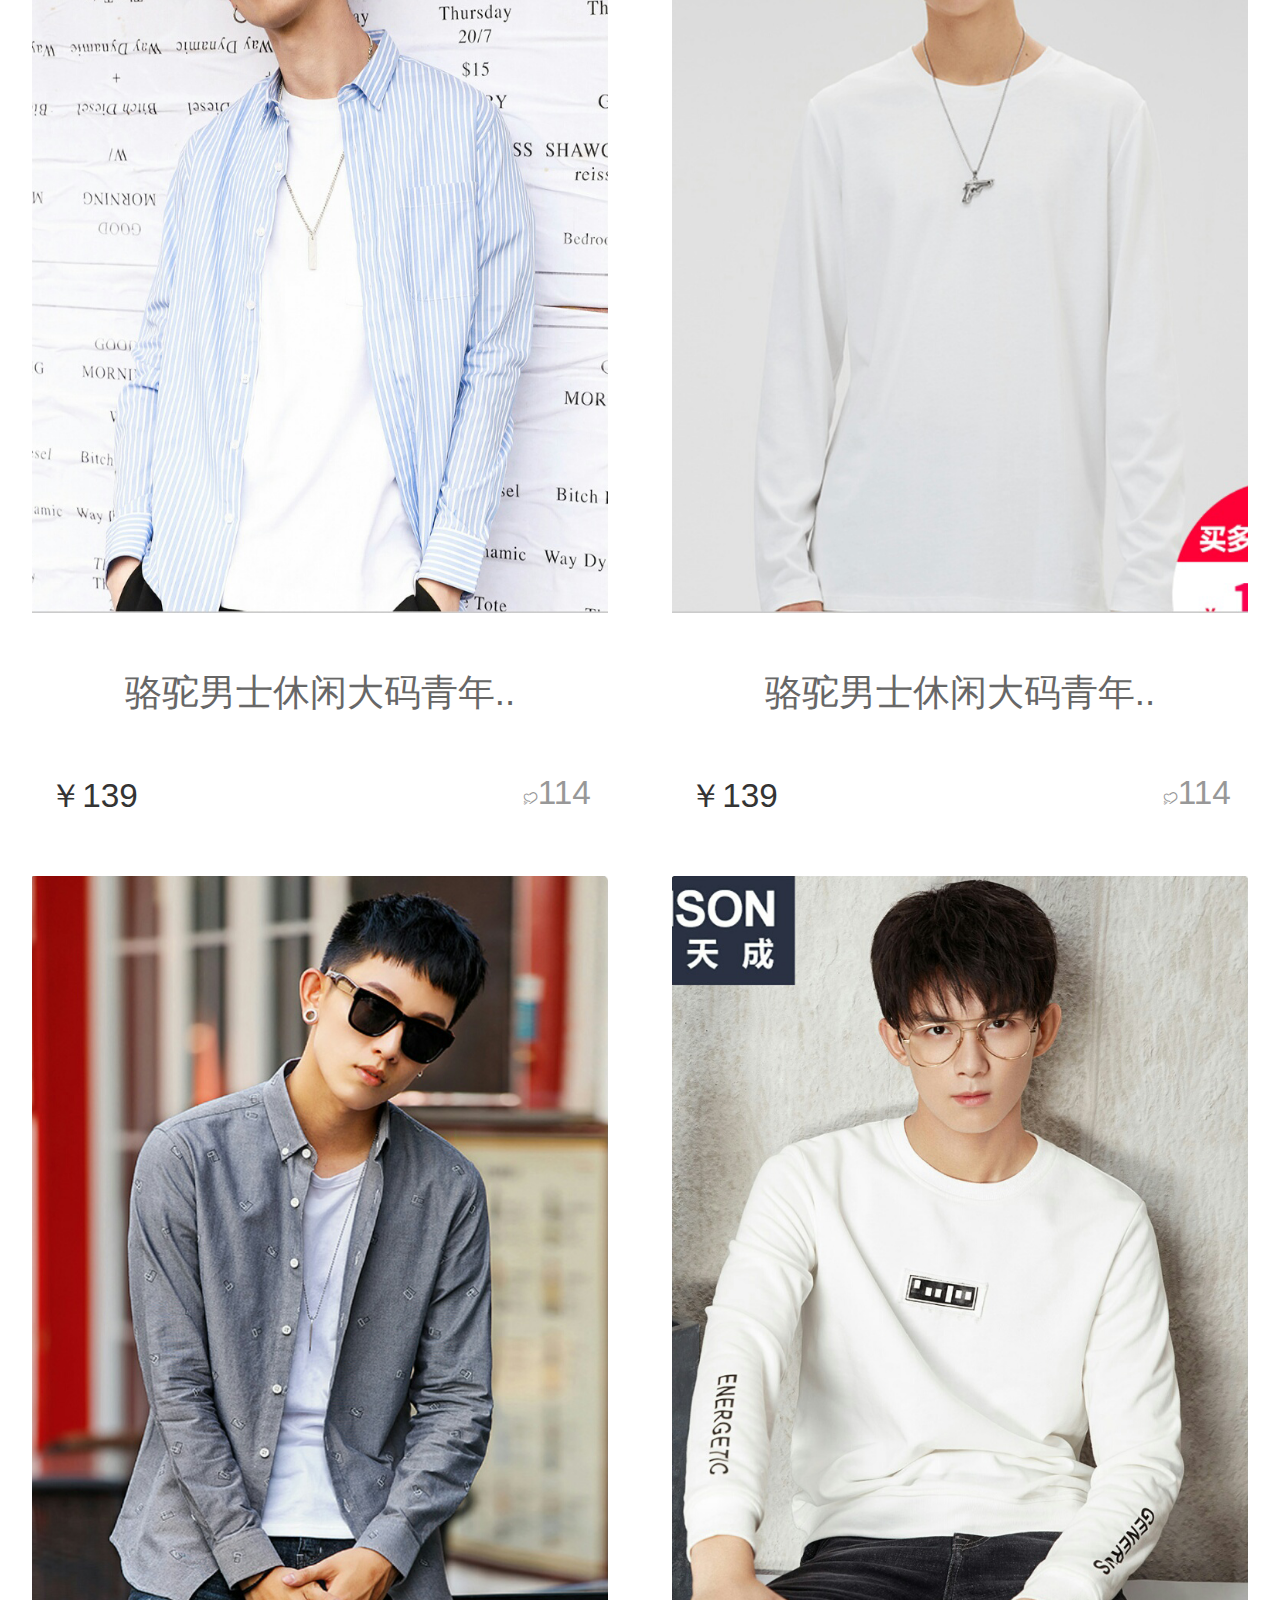
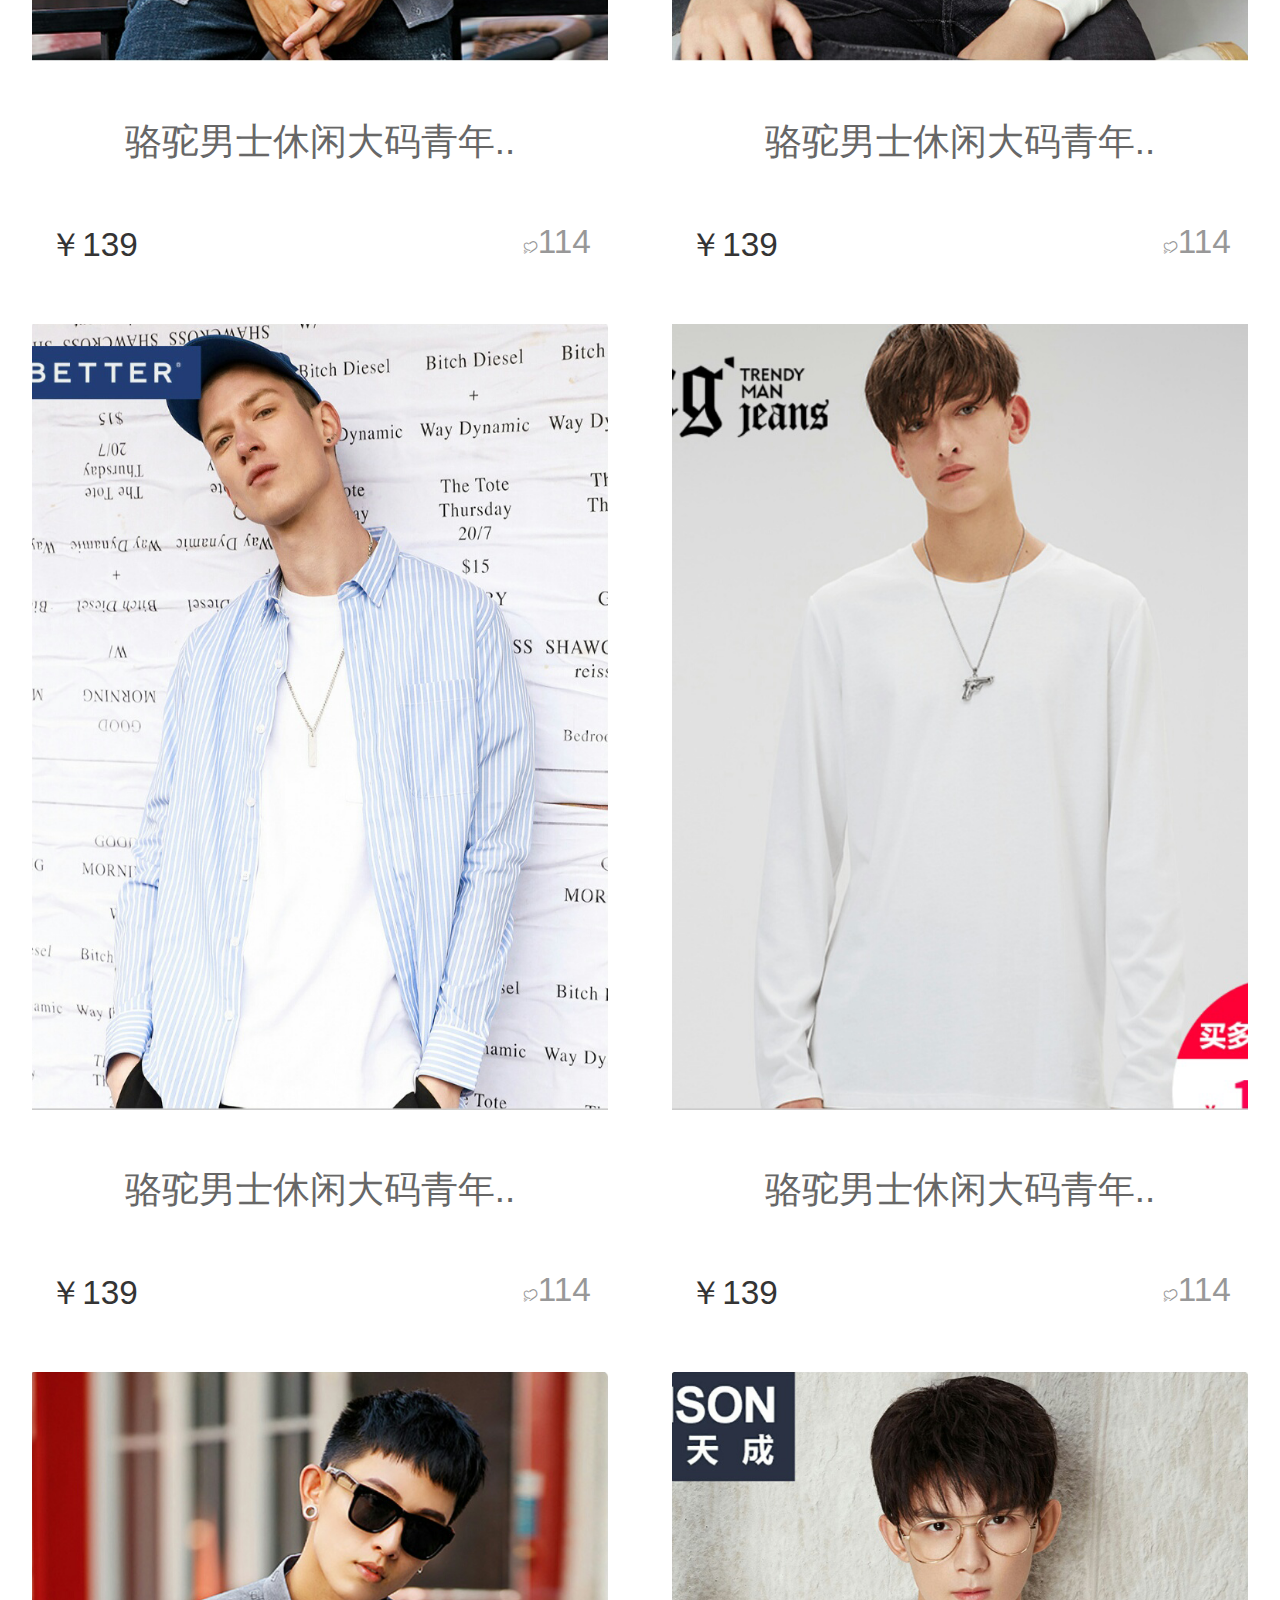
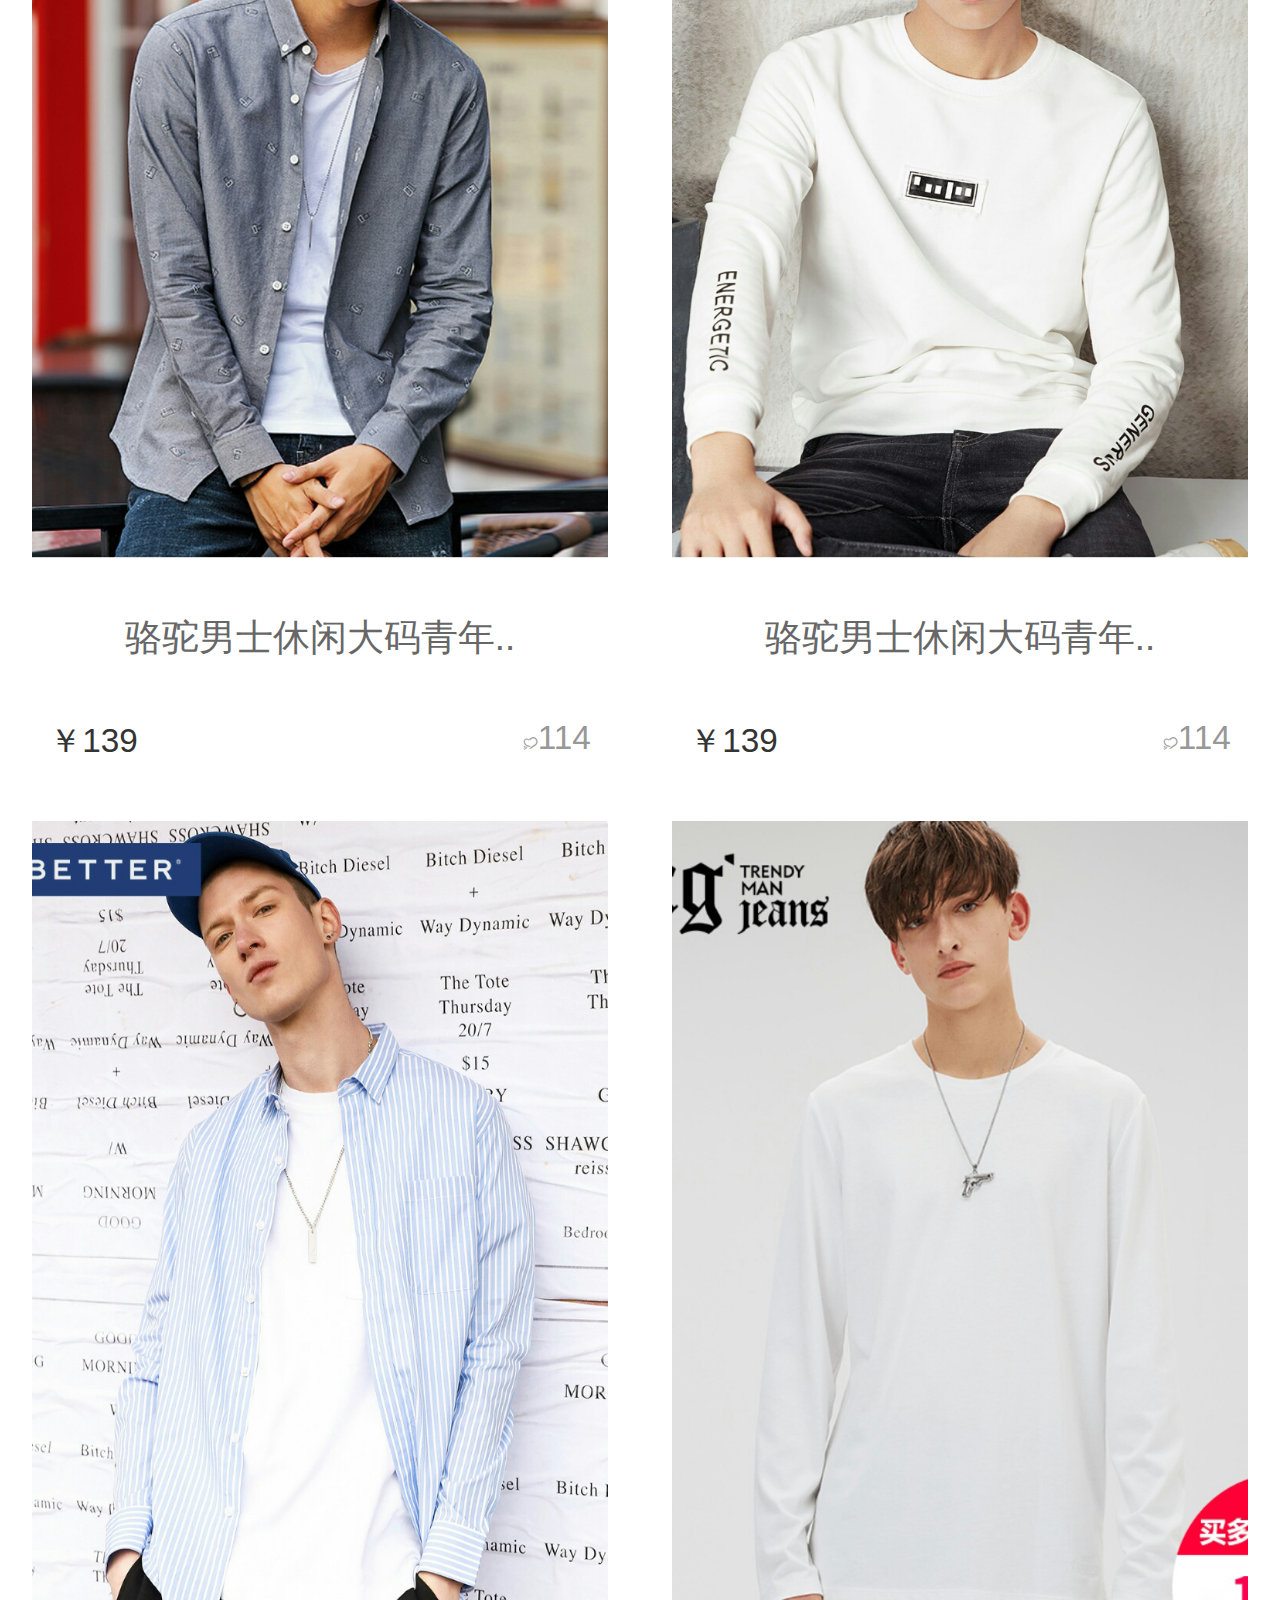
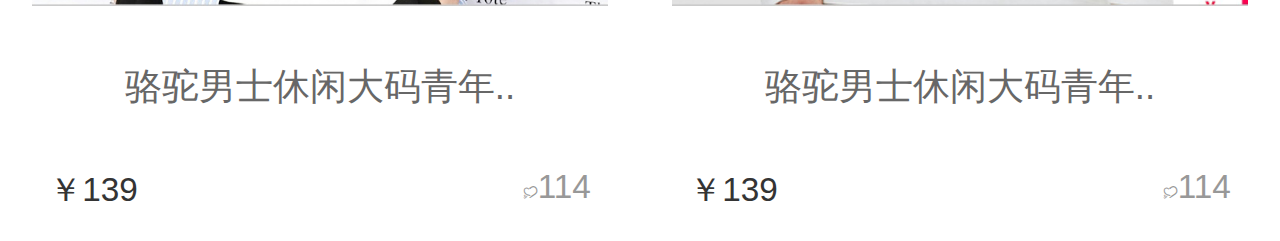
<file: leibiao.html>
<!DOCTYPE html>
<html lang="en">
<head>
	<meta charset="UTF-8">
	<meta name="viewport" content="width=device-width">
	<title>Document</title>
	<link rel="shortcut icon" href="img/sdg logo .png">
	<link rel="stylesheet" href="css/leibiao.css">
	<link rel="stylesheet" href="iconfont/iconfont.css">
	<script src="js/rem.js"></script>
</head>
<body>
	<!-- 头部开始 -->
	<header class="header">
		<a href="index.html" class="header-left">
			<img src="img/gouwuche-header-left.png" alt="">
		</a>
		<a href="" class="header-center">
			卫衣
		</a>
		<div href="" class="header-right">
			
		</div>
	</header>
	<!-- 头部结束 -->
	<!-- 导航开始 -->
	<nav>
		<ul class="nav">
			<li>推荐</li>
			<li>最低</li>
			<li>最高</li>
			<li>最热</li>
		</ul>
	</nav>
	<!-- 导航结束 -->
	<!-- 列表开始 -->
	<section class="list">
		<a href="xiangqing.html" class="list-shangpin">
			<div class="list-shangpin-img">
				<img src="img/remai1.png" alt="">
			</div>
			<div class="list-shangpin-name">
				骆驼男士休闲大码青年..
			</div>
			<ul class="list-shangpin-jiage">
				<li>￥139</li>
				<li><i class="iconfont icon-xin"></i>114</li>
			</ul>
		</a>
		<a href="" class="list-shangpin">
			<div class="list-shangpin-img">
				<img src="img/remai2.png" alt="">
			</div>
			<div class="list-shangpin-name">
				骆驼男士休闲大码青年..
			</div>
			<ul class="list-shangpin-jiage">
				<li>￥139</li>
				<li><i class="iconfont icon-xin"></i>114</li>
			</ul>
		</a>
		<a href="" class="list-shangpin">
			<div class="list-shangpin-img">
				<img src="img/remai3.png" alt="">
			</div>
			<div class="list-shangpin-name">
				骆驼男士休闲大码青年..
			</div>
			<ul class="list-shangpin-jiage">
				<li>￥139</li>
				<li><i class="iconfont icon-xin"></i>114</li>
			</ul>
		</a>
		<a href="" class="list-shangpin">
			<div class="list-shangpin-img">
				<img src="img/remai4.png" alt="">
			</div>
			<div class="list-shangpin-name">
				骆驼男士休闲大码青年..
			</div>
			<ul class="list-shangpin-jiage">
				<li>￥139</li>
				<li><i class="iconfont icon-xin"></i>114</li>
			</ul>
		</a>
		<a href="" class="list-shangpin">
			<div class="list-shangpin-img">
				<img src="img/remai1.png" alt="">
			</div>
			<div class="list-shangpin-name">
				骆驼男士休闲大码青年..
			</div>
			<ul class="list-shangpin-jiage">
				<li>￥139</li>
				<li><i class="iconfont icon-xin"></i>114</li>
			</ul>
		</a>
		<a href="" class="list-shangpin">
			<div class="list-shangpin-img">
				<img src="img/remai2.png" alt="">
			</div>
			<div class="list-shangpin-name">
				骆驼男士休闲大码青年..
			</div>
			<ul class="list-shangpin-jiage">
				<li>￥139</li>
				<li><i class="iconfont icon-xin"></i>114</li>
			</ul>
		</a>
		<a href="" class="list-shangpin">
			<div class="list-shangpin-img">
				<img src="img/remai3.png" alt="">
			</div>
			<div class="list-shangpin-name">
				骆驼男士休闲大码青年..
			</div>
			<ul class="list-shangpin-jiage">
				<li>￥139</li>
				<li><i class="iconfont icon-xin"></i>114</li>
			</ul>
		</a>
		<a href="" class="list-shangpin">
			<div class="list-shangpin-img">
				<img src="img/remai4.png" alt="">
			</div>
			<div class="list-shangpin-name">
				骆驼男士休闲大码青年..
			</div>
			<ul class="list-shangpin-jiage">
				<li>￥139</li>
				<li><i class="iconfont icon-xin"></i>114</li>
			</ul>
		</a>
		<a href="" class="list-shangpin">
			<div class="list-shangpin-img">
				<img src="img/remai1.png" alt="">
			</div>
			<div class="list-shangpin-name">
				骆驼男士休闲大码青年..
			</div>
			<ul class="list-shangpin-jiage">
				<li>￥139</li>
				<li><i class="iconfont icon-xin"></i>114</li>
			</ul>
		</a>
		<a href="" class="list-shangpin">
			<div class="list-shangpin-img">
				<img src="img/remai2.png" alt="">
			</div>
			<div class="list-shangpin-name">
				骆驼男士休闲大码青年..
			</div>
			<ul class="list-shangpin-jiage">
				<li>￥139</li>
				<li><i class="iconfont icon-xin"></i>114</li>
			</ul>
		</a>
		<a href="" class="list-shangpin">
			<div class="list-shangpin-img">
				<img src="img/remai3.png" alt="">
			</div>
			<div class="list-shangpin-name">
				骆驼男士休闲大码青年..
			</div>
			<ul class="list-shangpin-jiage">
				<li>￥139</li>
				<li><i class="iconfont icon-xin"></i>114</li>
			</ul>
		</a>
		<a href="" class="list-shangpin">
			<div class="list-shangpin-img">
				<img src="img/remai4.png" alt="">
			</div>
			<div class="list-shangpin-name">
				骆驼男士休闲大码青年..
			</div>
			<ul class="list-shangpin-jiage">
				<li>￥139</li>
				<li><i class="iconfont icon-xin"></i>114</li>
			</ul>
		</a>
	</section>
	<!-- 列表结束 -->
</body>
</html>
</file>
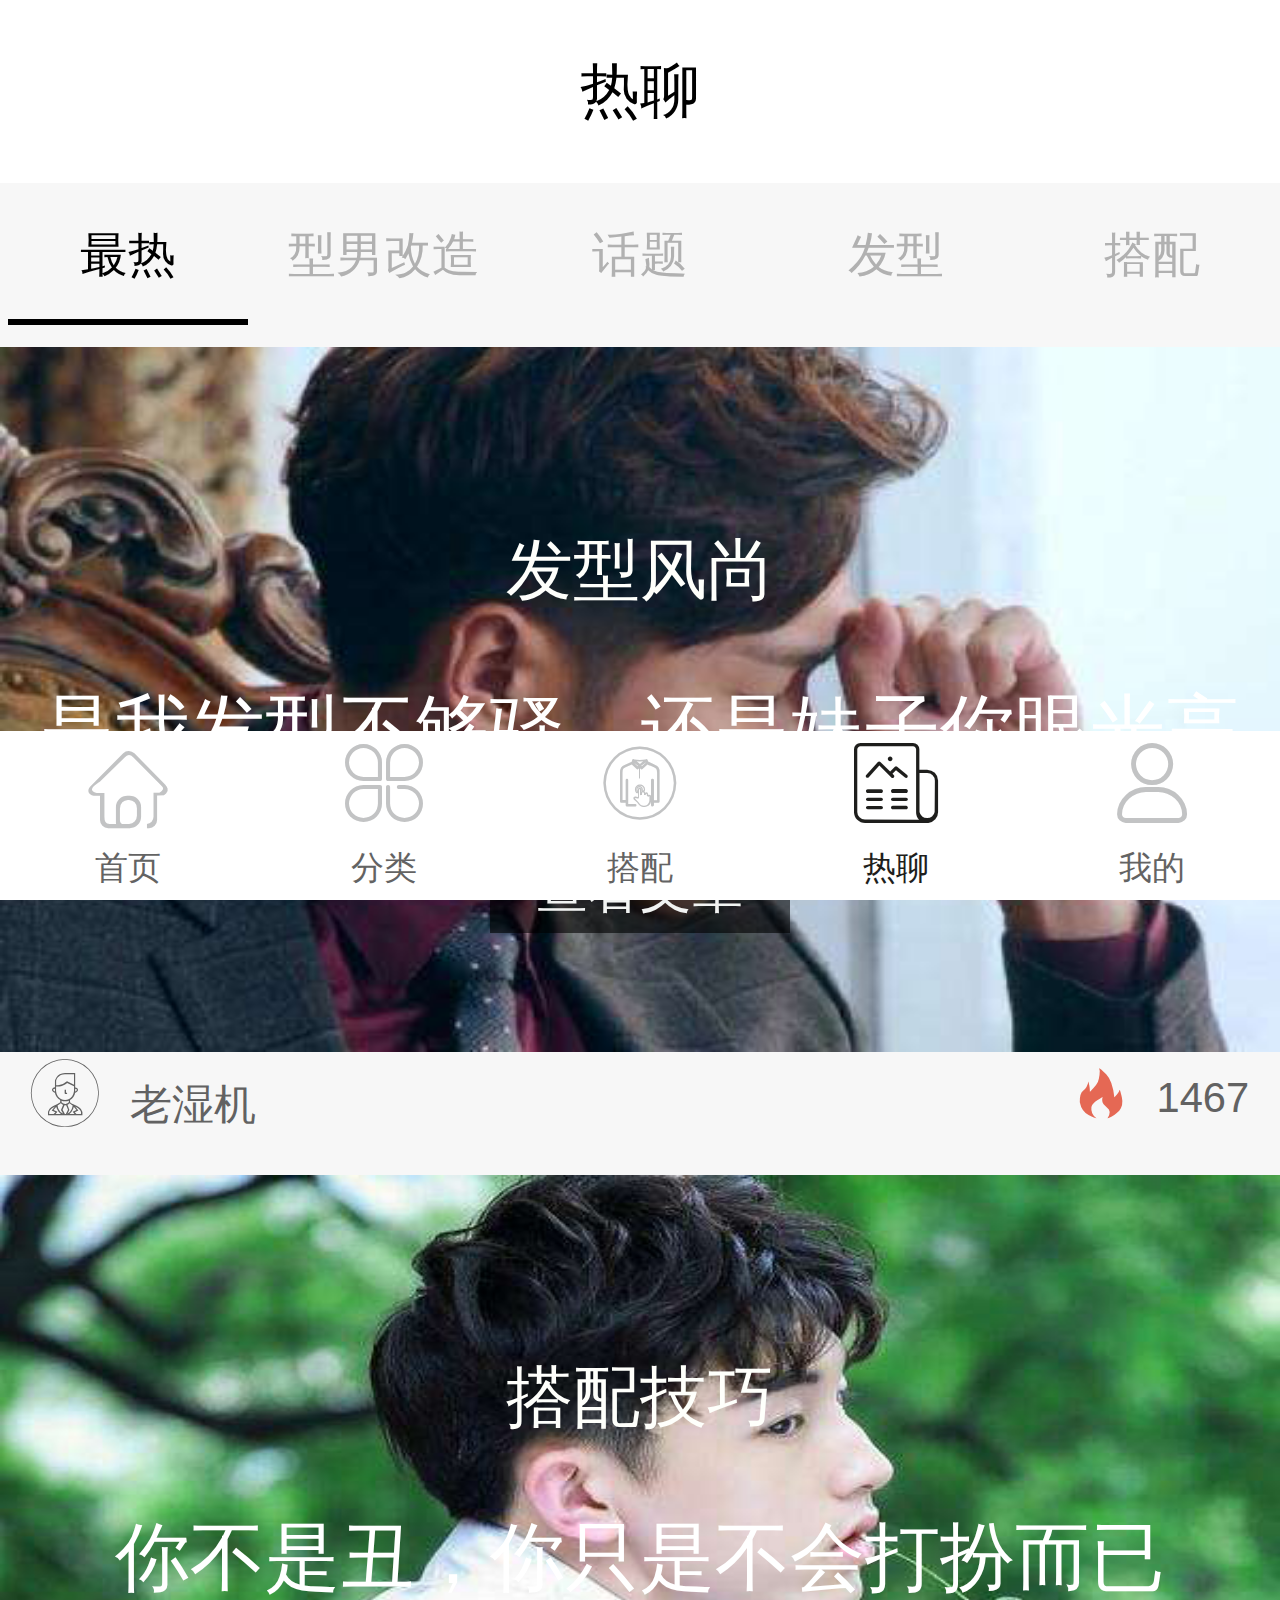
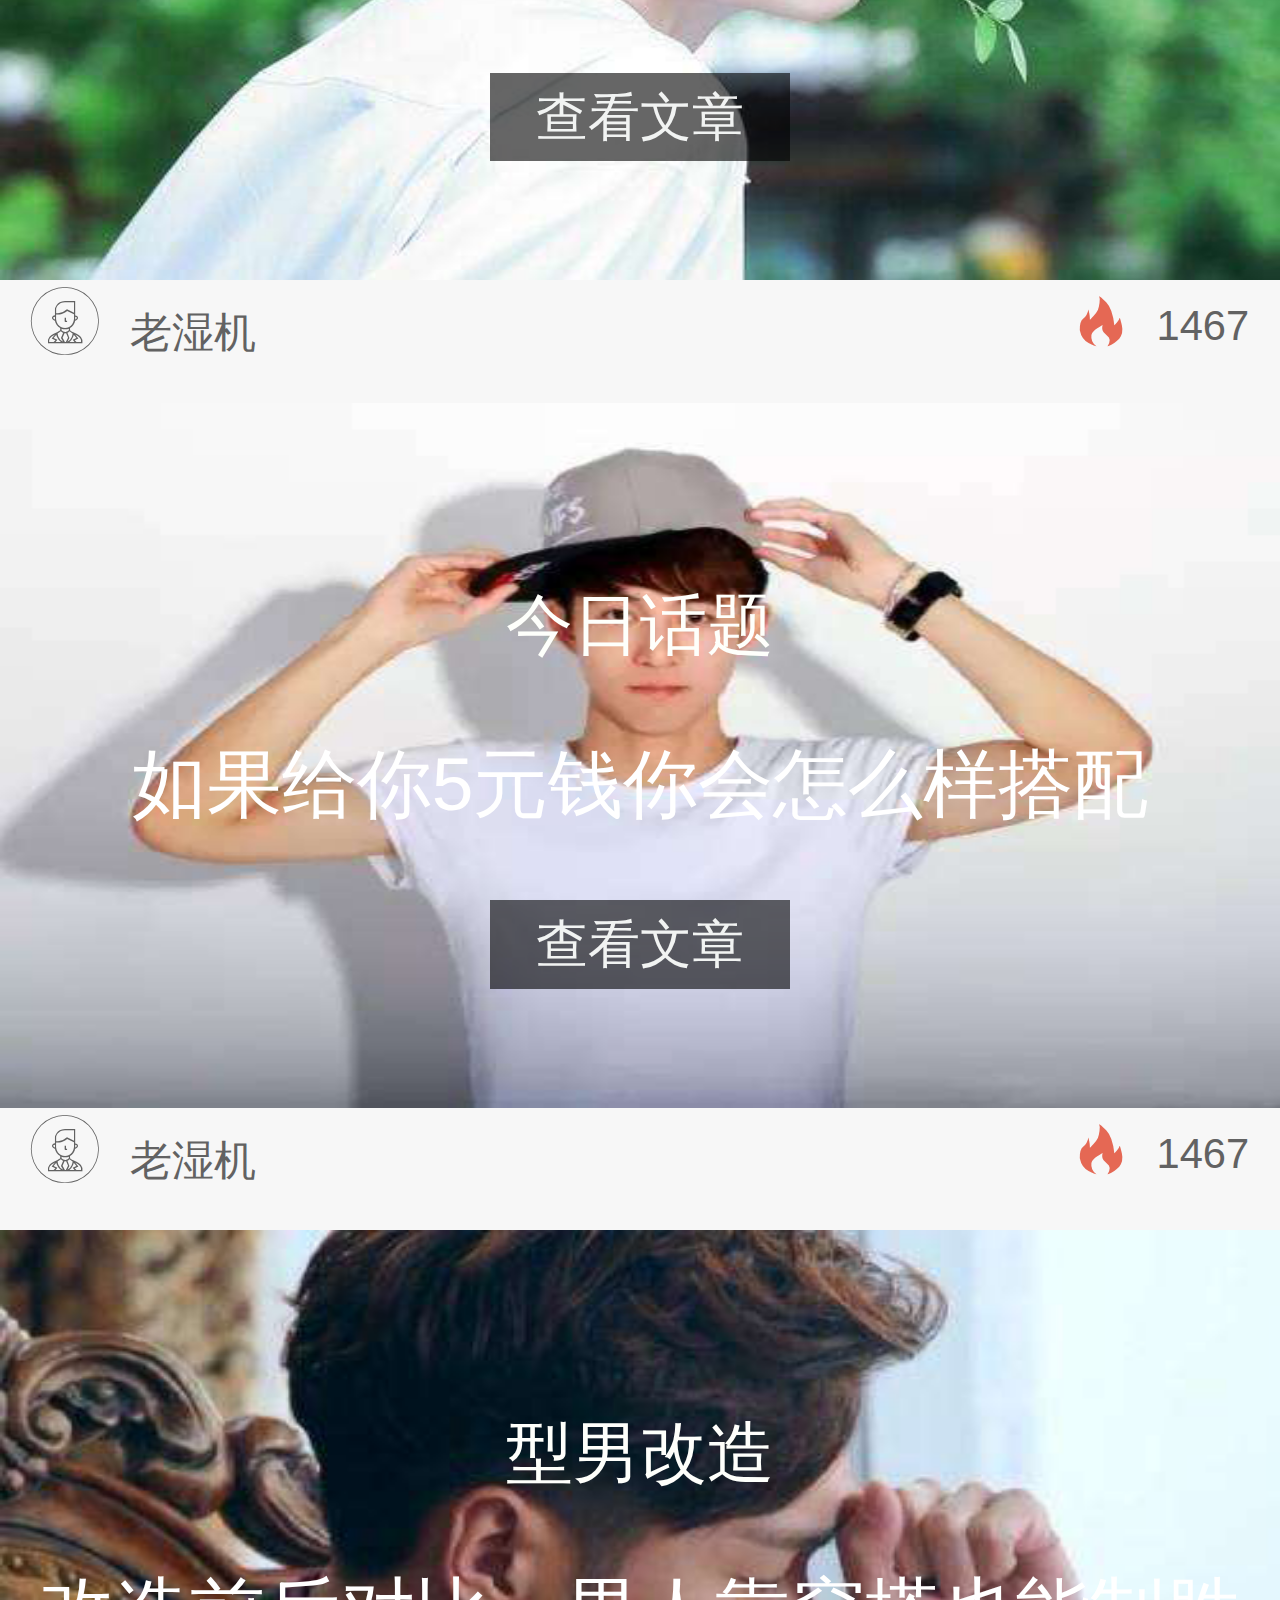
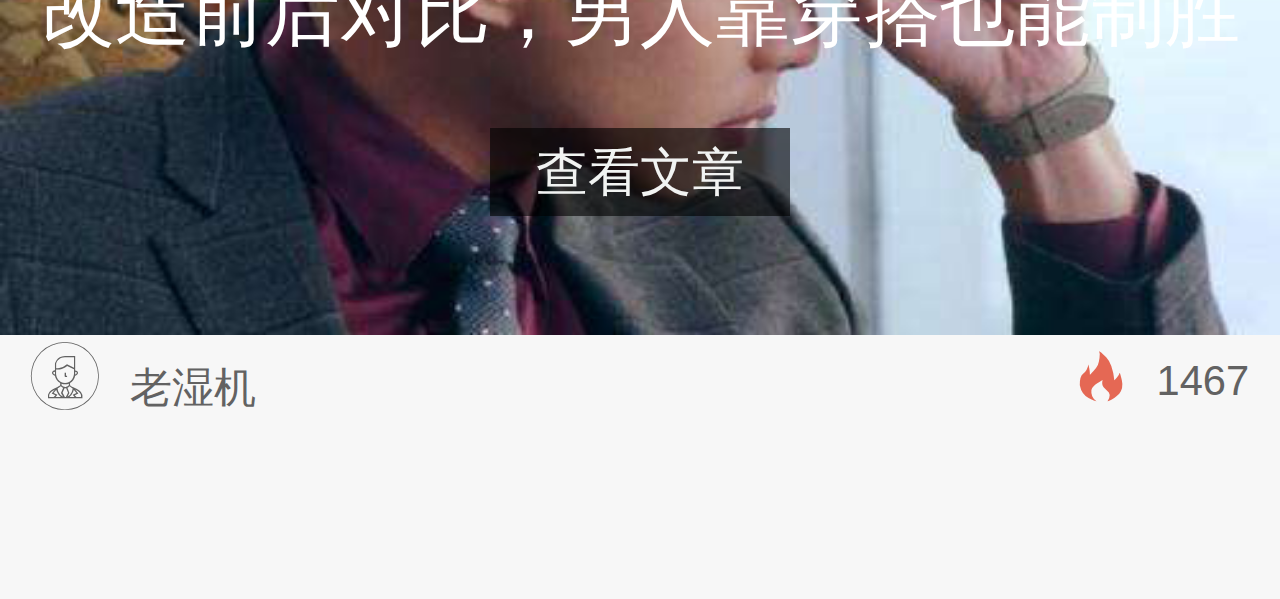
<file: reliao.html>
<!DOCTYPE html>
<html lang="en">
<head>
	<meta charset="UTF-8">
	<meta name="viewport" content="width=device-width">
	<title>Document</title>
	<link rel="shortcut icon" href="img/sdg logo .png">
	<link rel="stylesheet" href="css/reliao.css">
	<link rel="stylesheet" href="iconfont/iconfont.css">
	<script src="js/rem.js"></script>
</head>
<body>
	<!-- 头部开始 -->
	<header class="header">
		<div class="header-text">
			热聊
		</div>
	</header>
	<!-- 头部结束 -->
	<!-- 导航开始 -->
	<section class="nav">
		<ul class="nav-list">
			<li>最热</li>
			<li>型男改造</li>
			<li>话题</li>
			<li>发型</li>
			<li>搭配</li>
		</ul>
	</section>
	<!-- 导航结束 -->
	<!-- 最热开始 -->
	<section class="zuire">
		<a href="" class="zuire-list">
			<div class="zuire-list-img">
				<img src="img/zuire-list1.png" alt="">
			</div>
			<ul class="zuire-list-text">
				<li><i class="iconfont icon-gerenmorentouxiang-x"></i>老湿机</li>
				<li><i class="iconfont icon-huo-copy"></i>1467</li>
			</ul>
			<ul class="zuire-list-word">
				<li>发型风尚</li>
				<li>是我发型不够骚，还是妹子你眼光高</li>
				<li>查看文章</li>
			</ul>
		</a>
		<a href="" class="zuire-list">
			<div class="zuire-list-img">
				<img src="img/zuire-list2.png" alt="">
			</div>
			<ul class="zuire-list-text">
				<li><i class="iconfont icon-gerenmorentouxiang-x"></i>老湿机</li>
				<li><i class="iconfont icon-huo-copy"></i>1467</li>
			</ul>
			<ul class="zuire-list-word">
				<li>搭配技巧</li>
				<li>你不是丑，你只是不会打扮而已</li>
				<li>查看文章</li>
			</ul>
		</a>
		<a href="" class="zuire-list">
			<div class="zuire-list-img">
				<img src="img/zuire-list3.png" alt="">
			</div>
			<ul class="zuire-list-text">
				<li><i class="iconfont icon-gerenmorentouxiang-x"></i>老湿机</li>
				<li><i class="iconfont icon-huo-copy"></i>1467</li>
			</ul>
			<ul class="zuire-list-word">
				<li>今日话题</li>
				<li>如果给你5元钱你会怎么样搭配</li>
				<li>查看文章</li>
			</ul>
		</a>
		<a href="" class="zuire-list">
			<div class="zuire-list-img">
				<img src="img/zuire-list1.png" alt="">
			</div>
			<ul class="zuire-list-text">
				<li><i class="iconfont icon-gerenmorentouxiang-x"></i>老湿机</li>
				<li><i class="iconfont icon-huo-copy"></i>1467</li>
			</ul>
			<ul class="zuire-list-word">
				<li>型男改造</li>
				<li>改造前后对比，男人靠穿搭也能制胜</li>
				<li>查看文章</li>
			</ul>
		</a>
	</section>
	<!-- 最热结束 -->
	<!-- 底部栏开始 -->
	<section class="dibu">
		<a href="index.html" class="dibu-list">
			<div class="dibu-list-top">
				<i class="iconfont icon-home"></i>
			</div>
			<div class="dibu-list-top">
				首页
			</div>
		</a>
		<a href="fenlei.html" class="dibu-list">
			<div class="dibu-list-top">
				<i class="iconfont icon-fenlei"></i>
			</div>
			<div class="dibu-list-top">
				分类
			</div>
		</a>
		<a href="dapei.html" class="dibu-list">
			<div class="dibu-list-top">
				<i class="iconfont icon-dapei"></i>
			</div>
			<div class="dibu-list-top">
				搭配
			</div>
		</a>
		<a href="reliao.html" class="dibu-list">
			<div class="dibu-list-top">
				<i class="iconfont icon-zixunreliao"></i>
			</div>
			<div class="dibu-list-top">
				热聊
			</div>
		</a>
		<a href="wde.html" class="dibu-list">
			<div class="dibu-list-top">
				<i class="iconfont icon-wode"></i>
			</div>
			<div class="dibu-list-top">
				我的
			</div>
		</a>
	</section>
	<!-- 底部栏结束 -->
</body>
</html>
</file>
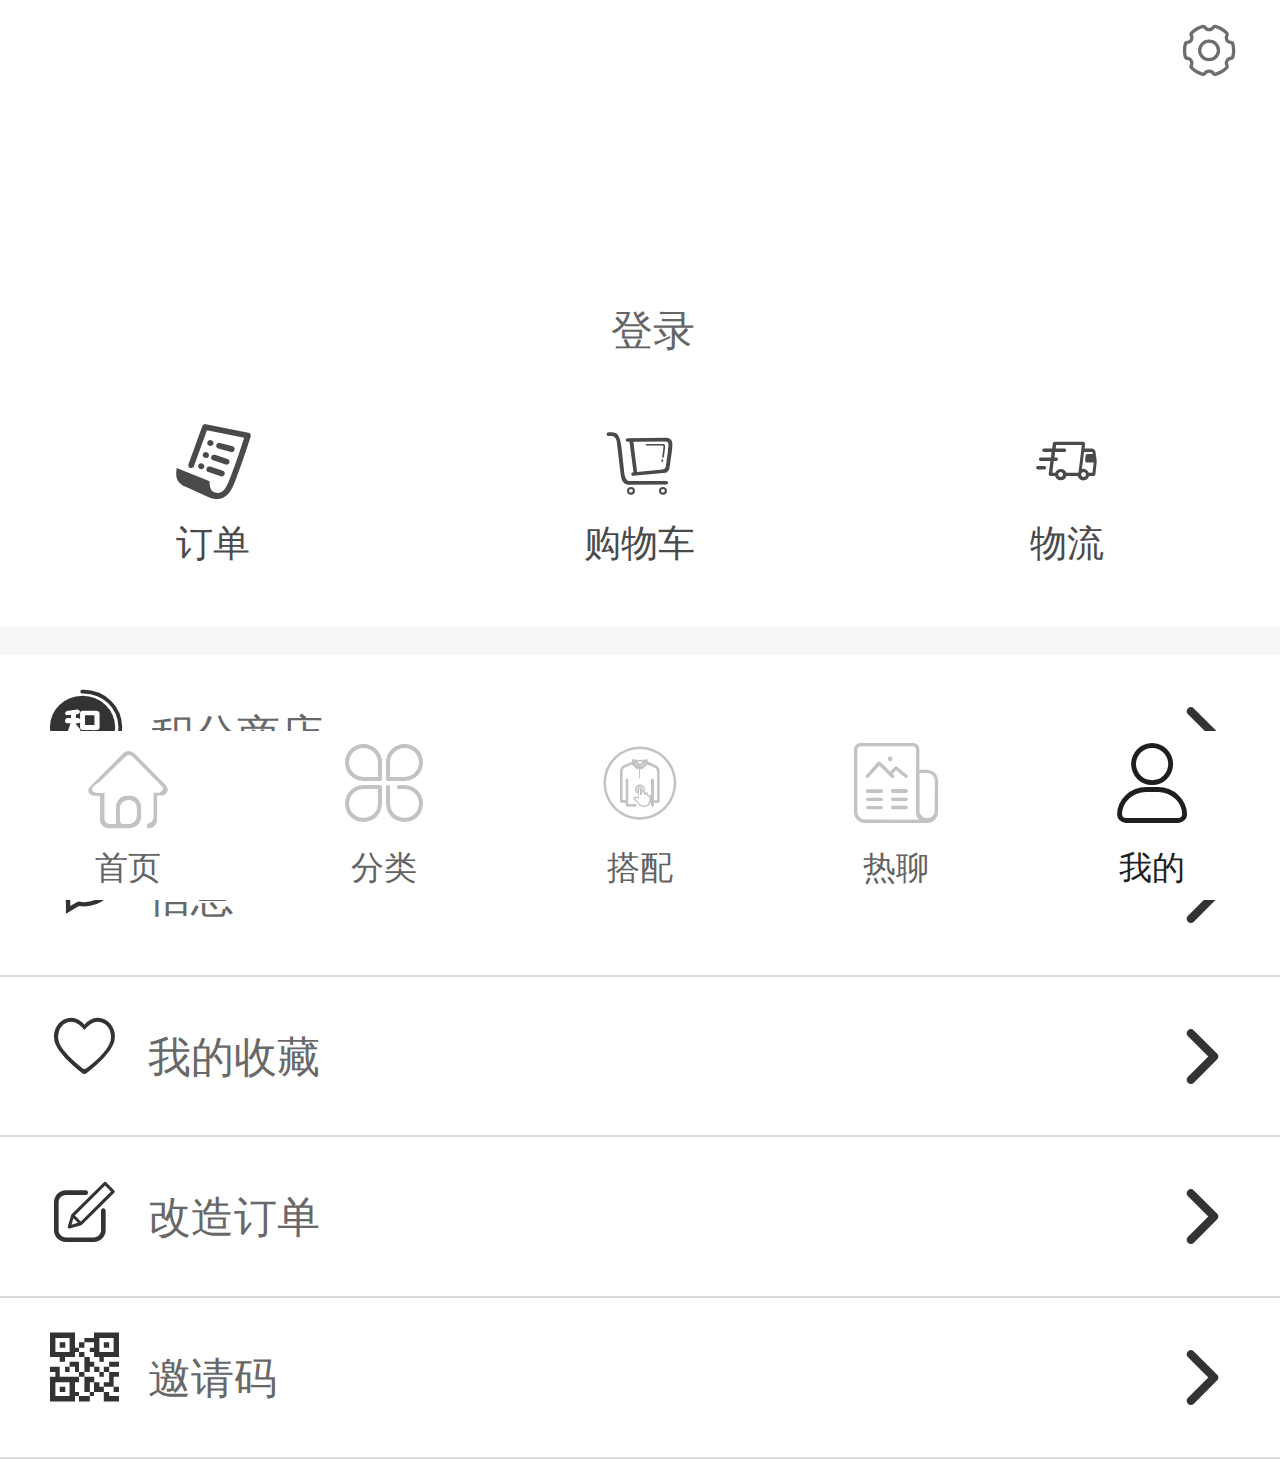
<file: wde.html>
<!DOCTYPE html>
<html lang="en">
<head>
	<meta charset="UTF-8">
	<meta name="viewport" content="width=device-width">
	<title>Document</title>
	<link rel="shortcut icon" href="img/sdg logo .png">
	<link rel="stylesheet" href="css/wode.css">
	<link rel="stylesheet" href="iconfont/iconfont.css">
	<script src="js/rem.js"></script>
</head>
<body>
	<!-- 头部开始 -->
	<header class="header">
		<div class="header-top">
			<a href="" class="header-denglu">
				<div class="header-touxiang">
				</div>
				<div class="header-denglu-text">
					登录
				</div>
			</a>
			<a href="" class="header-shezi">
				<i class="iconfont icon-shezhi"></i>
			</a>
		</div>
		<div class="header-bottom">
			<a href="" class="header-list">
				<div class="header-list-tu">
					<i class="iconfont icon-dingdan1"></i>
				</div>
				<div class="header-list-text">
					订单
				</div>
			</a>
			<a href="gouwuche.html" class="header-list">
				<div class="header-list-tu">
					<i class="iconfont icon-gouwuche"></i>
				</div>
				<div class="header-list-text">
					购物车
				</div>
			</a>
			<a href="" class="header-list">
				<div class="header-list-tu">
					<i class="iconfont icon-wuliu"></i>
				</div>
				<div class="header-list-text">
					物流
				</div>
			</a>
		</div>
	</header>
	<!-- 头部结束 -->
	<!-- 导航开始 -->
	<section class="nav">
		<a href="" class="nav-list">
			<div class="nav-list-left">
				<i class="iconfont icon-jifen"></i>积分商店
			</div>
			<div class="nav-list-right">
				<i class="iconfont icon-jiantou1"></i>
			</div>
		</a>
		<a href="" class="nav-list">
			<div class="nav-list-left">
				<i class="iconfont icon-xiaoxi"></i>信息
			</div>
			<div class="nav-list-right">
				<i class="iconfont icon-jiantou1"></i>
			</div>
		</a>
		<a href="" class="nav-list">
			<div class="nav-list-left">
				<i class="iconfont icon-shoucang"></i>我的收藏
			</div>
			<div class="nav-list-right">
				<i class="iconfont icon-jiantou1"></i>
			</div>
		</a>
		<a href="" class="nav-list">
			<div class="nav-list-left">
				<i class="iconfont icon-xiugai"></i>改造订单
			</div>
			<div class="nav-list-right">
				<i class="iconfont icon-jiantou1"></i>
			</div>
		</a>
		<a href="" class="nav-list">
			<div class="nav-list-left">
				<i class="iconfont icon-erweima-pc-off"></i>邀请码
			</div>
			<div class="nav-list-right">
				<i class="iconfont icon-jiantou1"></i>
			</div>
		</a>
	</section>
	<!-- 导航结束 -->
	<!-- 底部栏开始 -->
	<section class="dibu">
		<a href="index.html" class="dibu-list">
			<div class="dibu-list-top">
				<i class="iconfont icon-home"></i>
			</div>
			<div class="dibu-list-top">
				首页
			</div>
		</a>
		<a href="fenlei.html" class="dibu-list">
			<div class="dibu-list-top">
				<i class="iconfont icon-fenlei"></i>
			</div>
			<div class="dibu-list-top">
				分类
			</div>
		</a>
		<a href="dapei.html" class="dibu-list">
			<div class="dibu-list-top">
				<i class="iconfont icon-dapei"></i>
			</div>
			<div class="dibu-list-top">
				搭配
			</div>
		</a>
		<a href="reliao.html" class="dibu-list">
			<div class="dibu-list-top">
				<i class="iconfont icon-zixunreliao"></i>
			</div>
			<div class="dibu-list-top">
				热聊
			</div>
		</a>
		<a href="wde.html" class="dibu-list">
			<div class="dibu-list-top">
				<i class="iconfont icon-wode"></i>
			</div>
			<div class="dibu-list-top">
				我的
			</div>
		</a>
	</section>
	<!-- 底部栏结束 -->
</body>
</html>
</file>
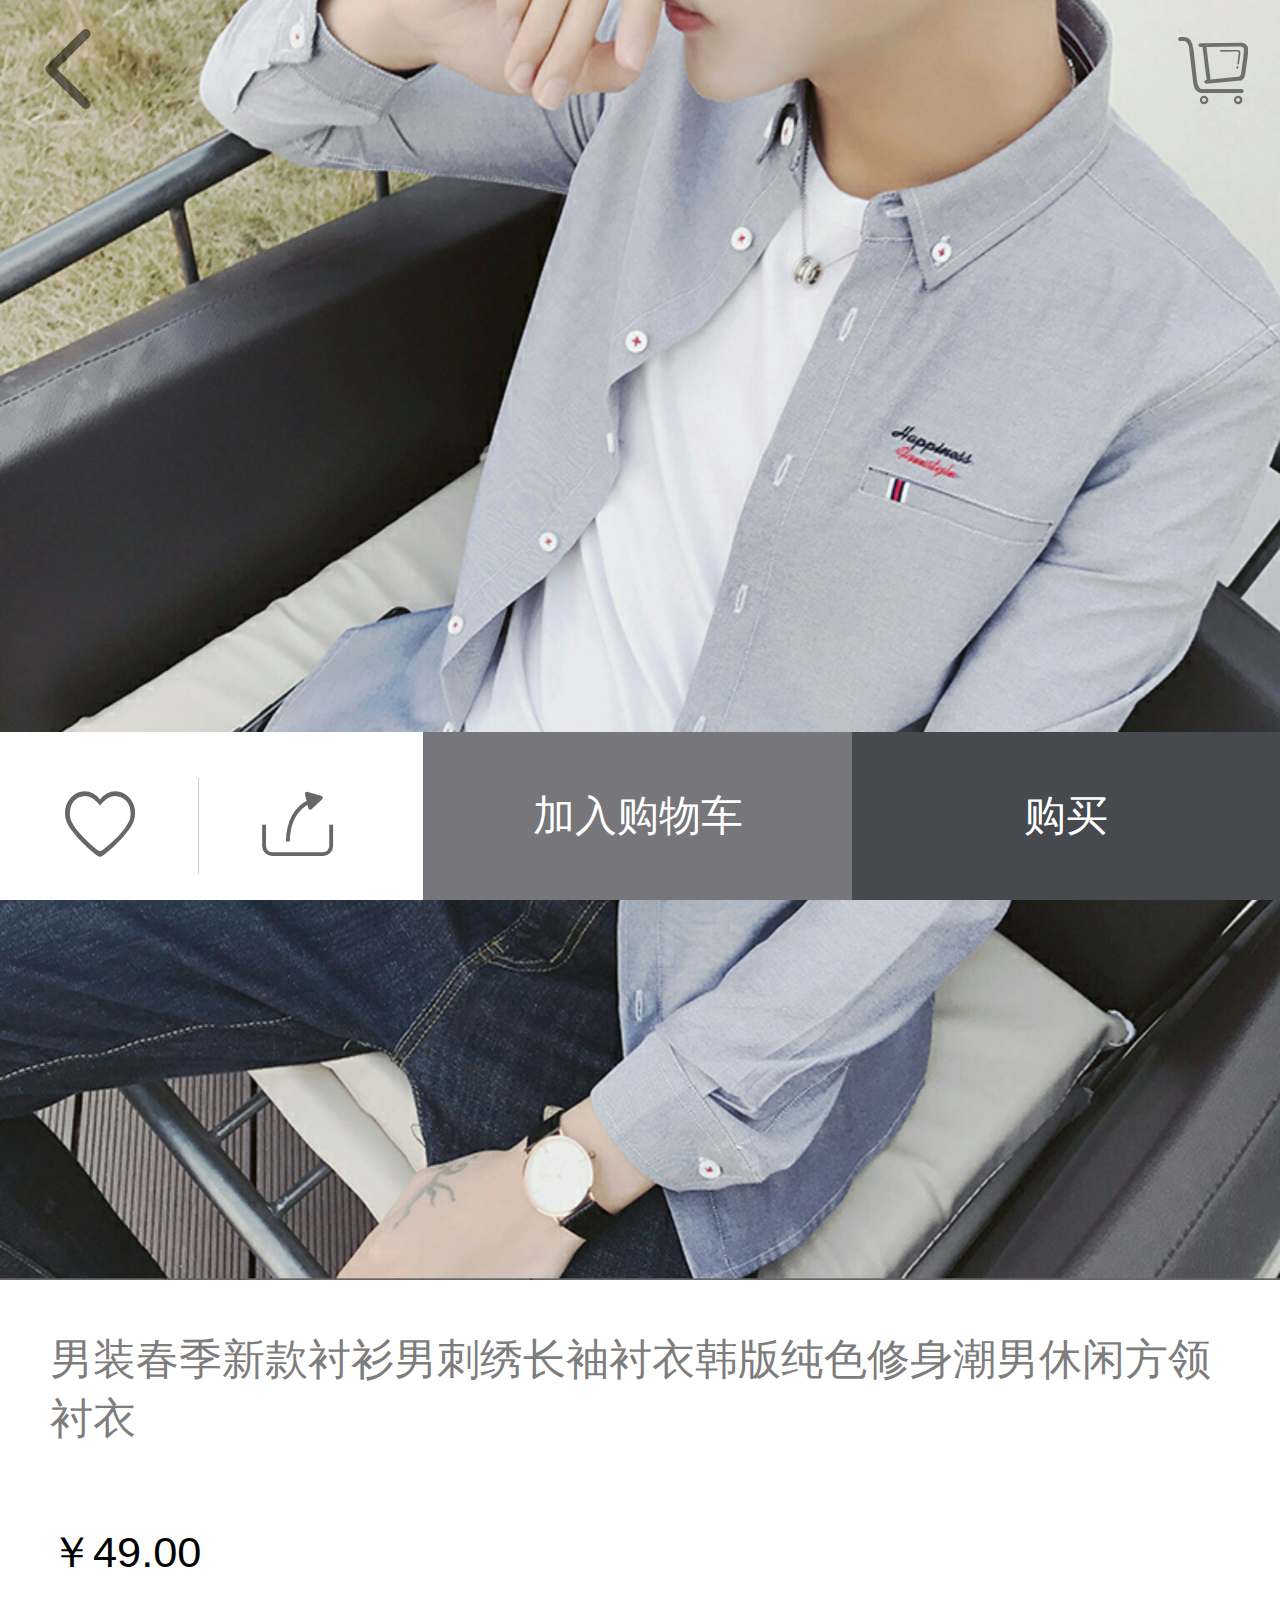
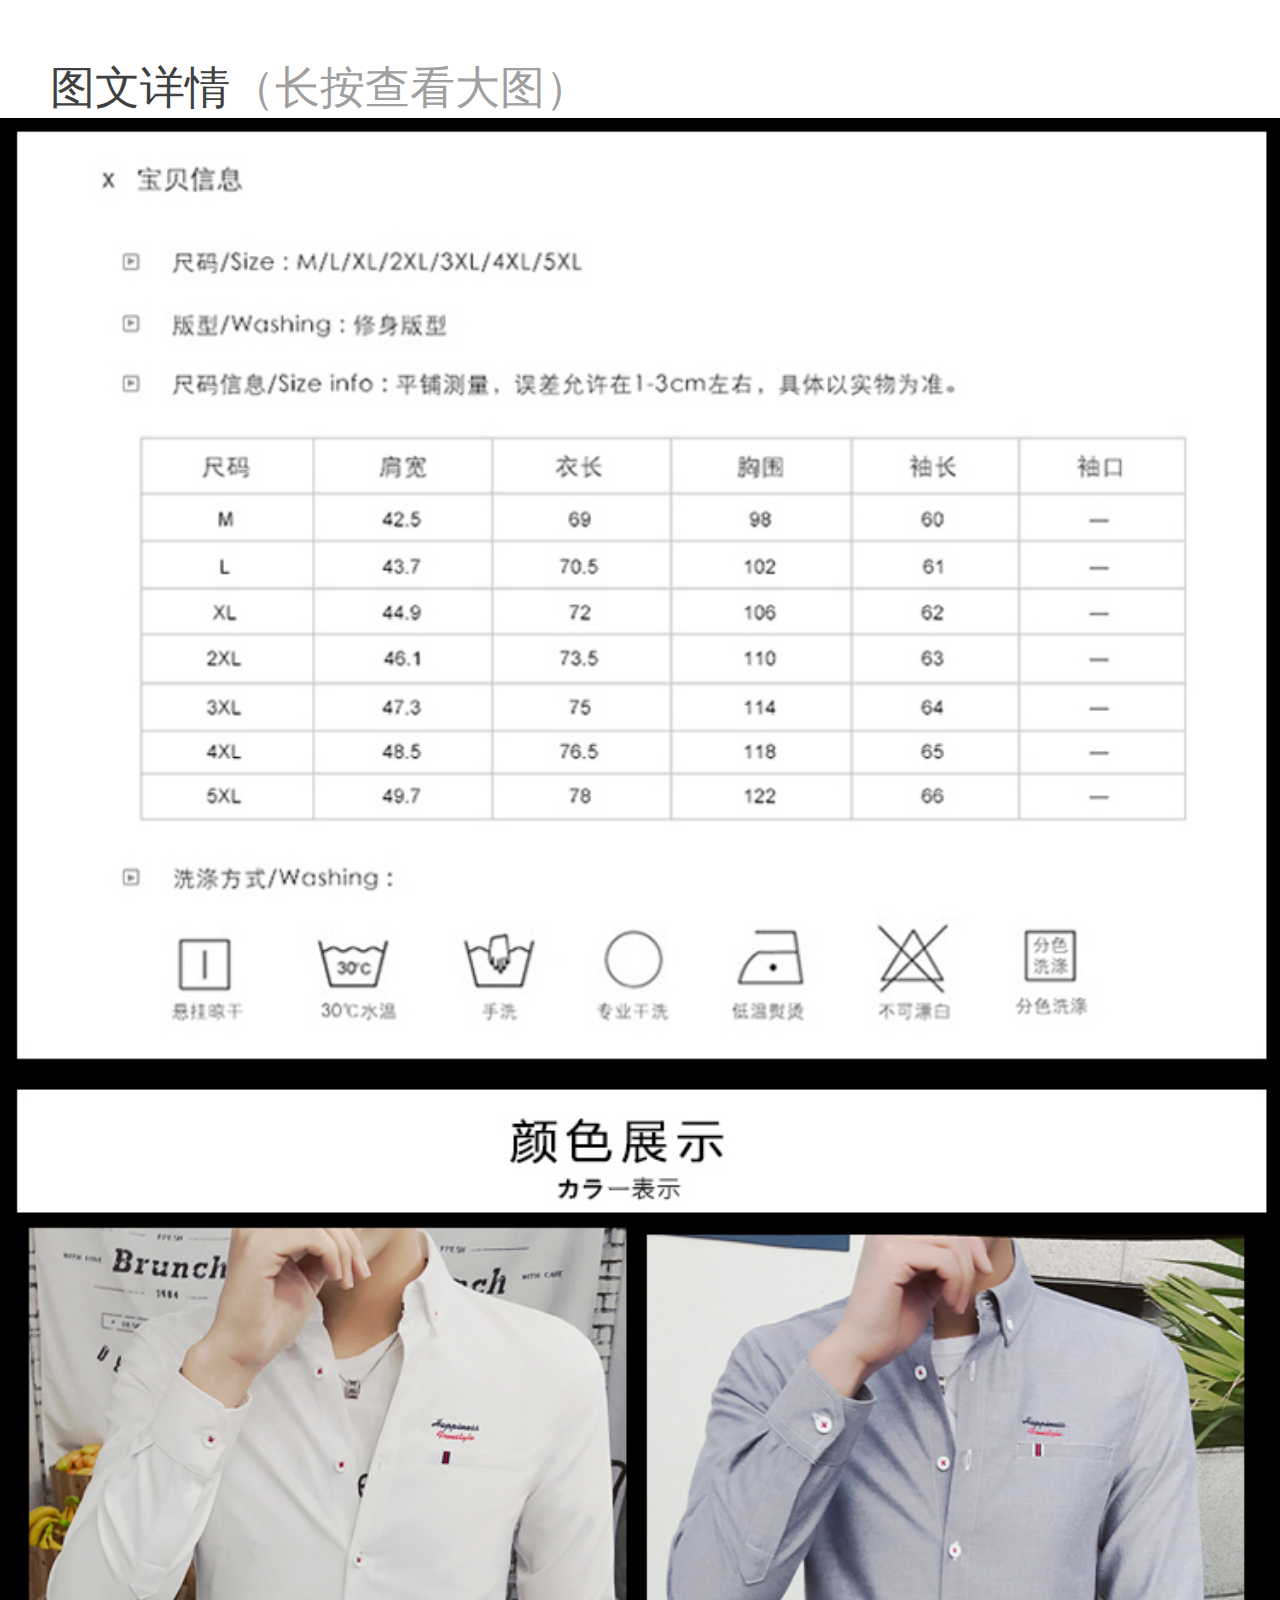
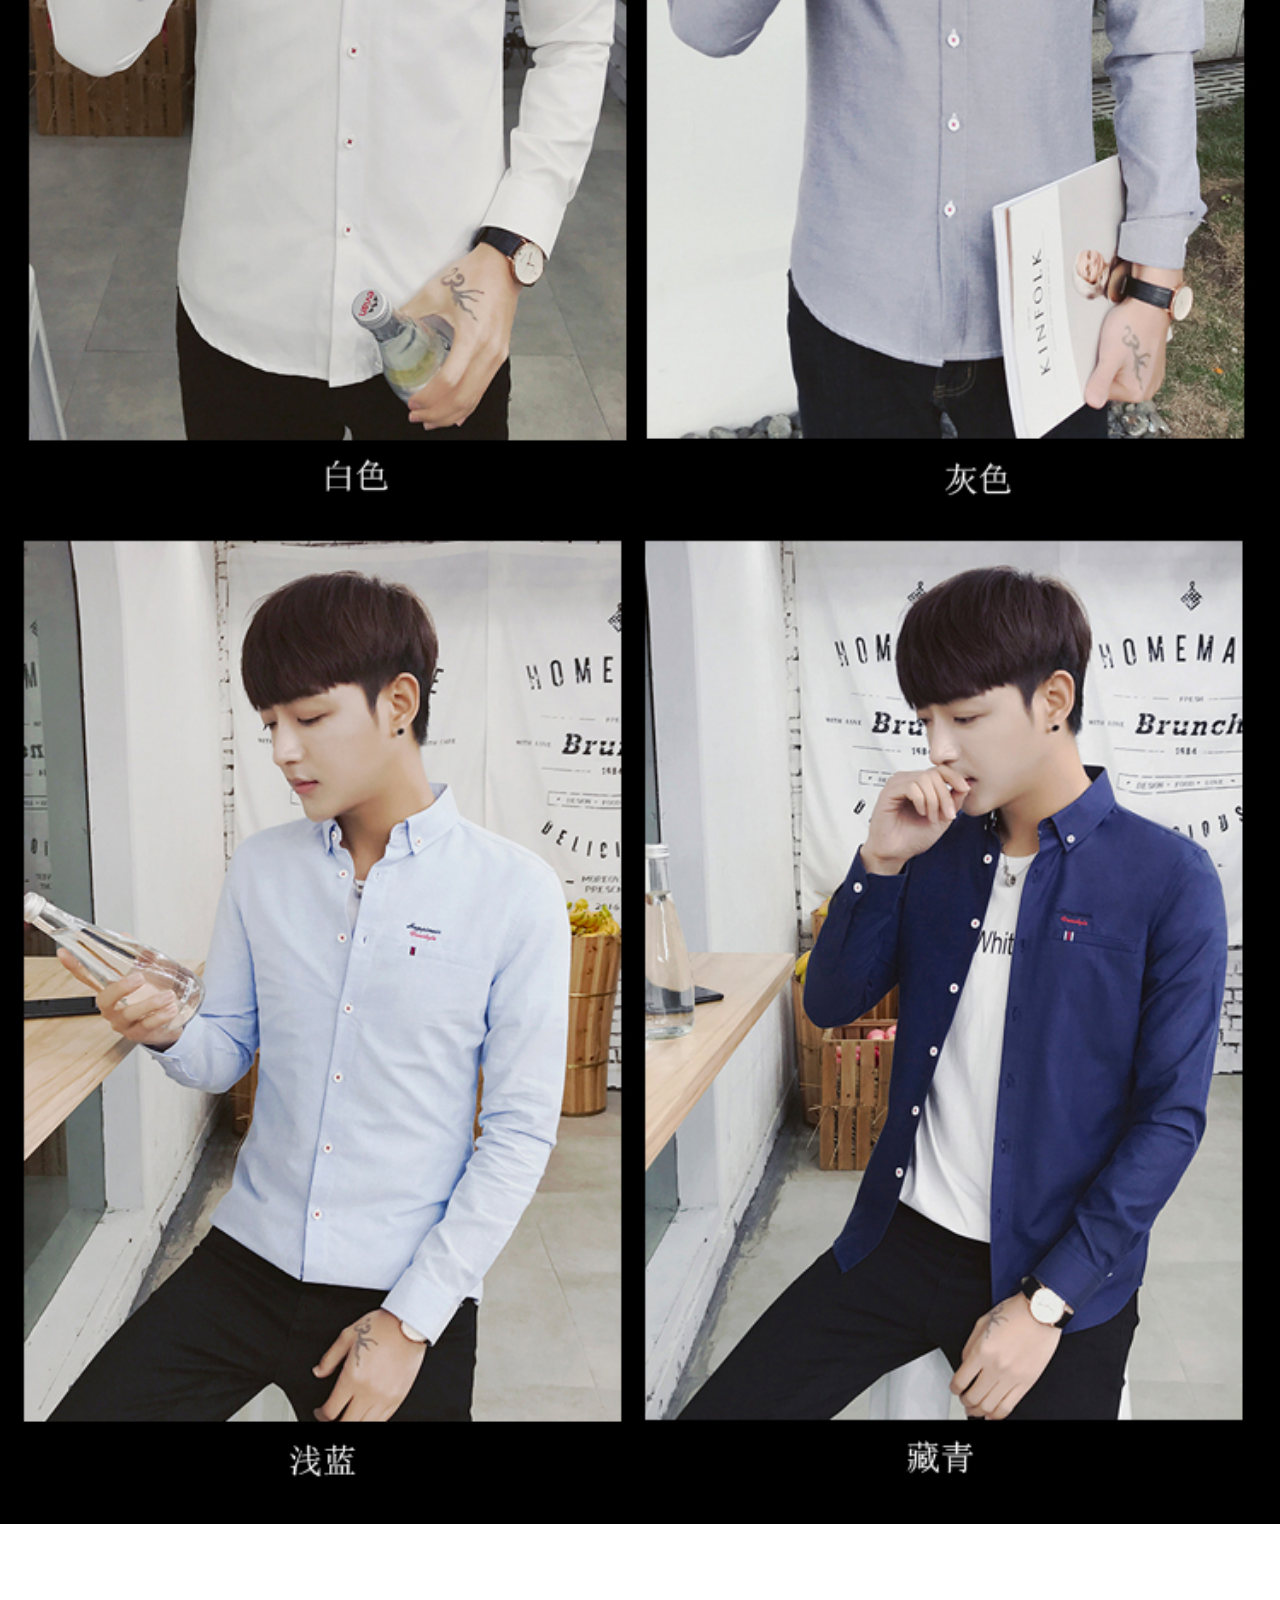
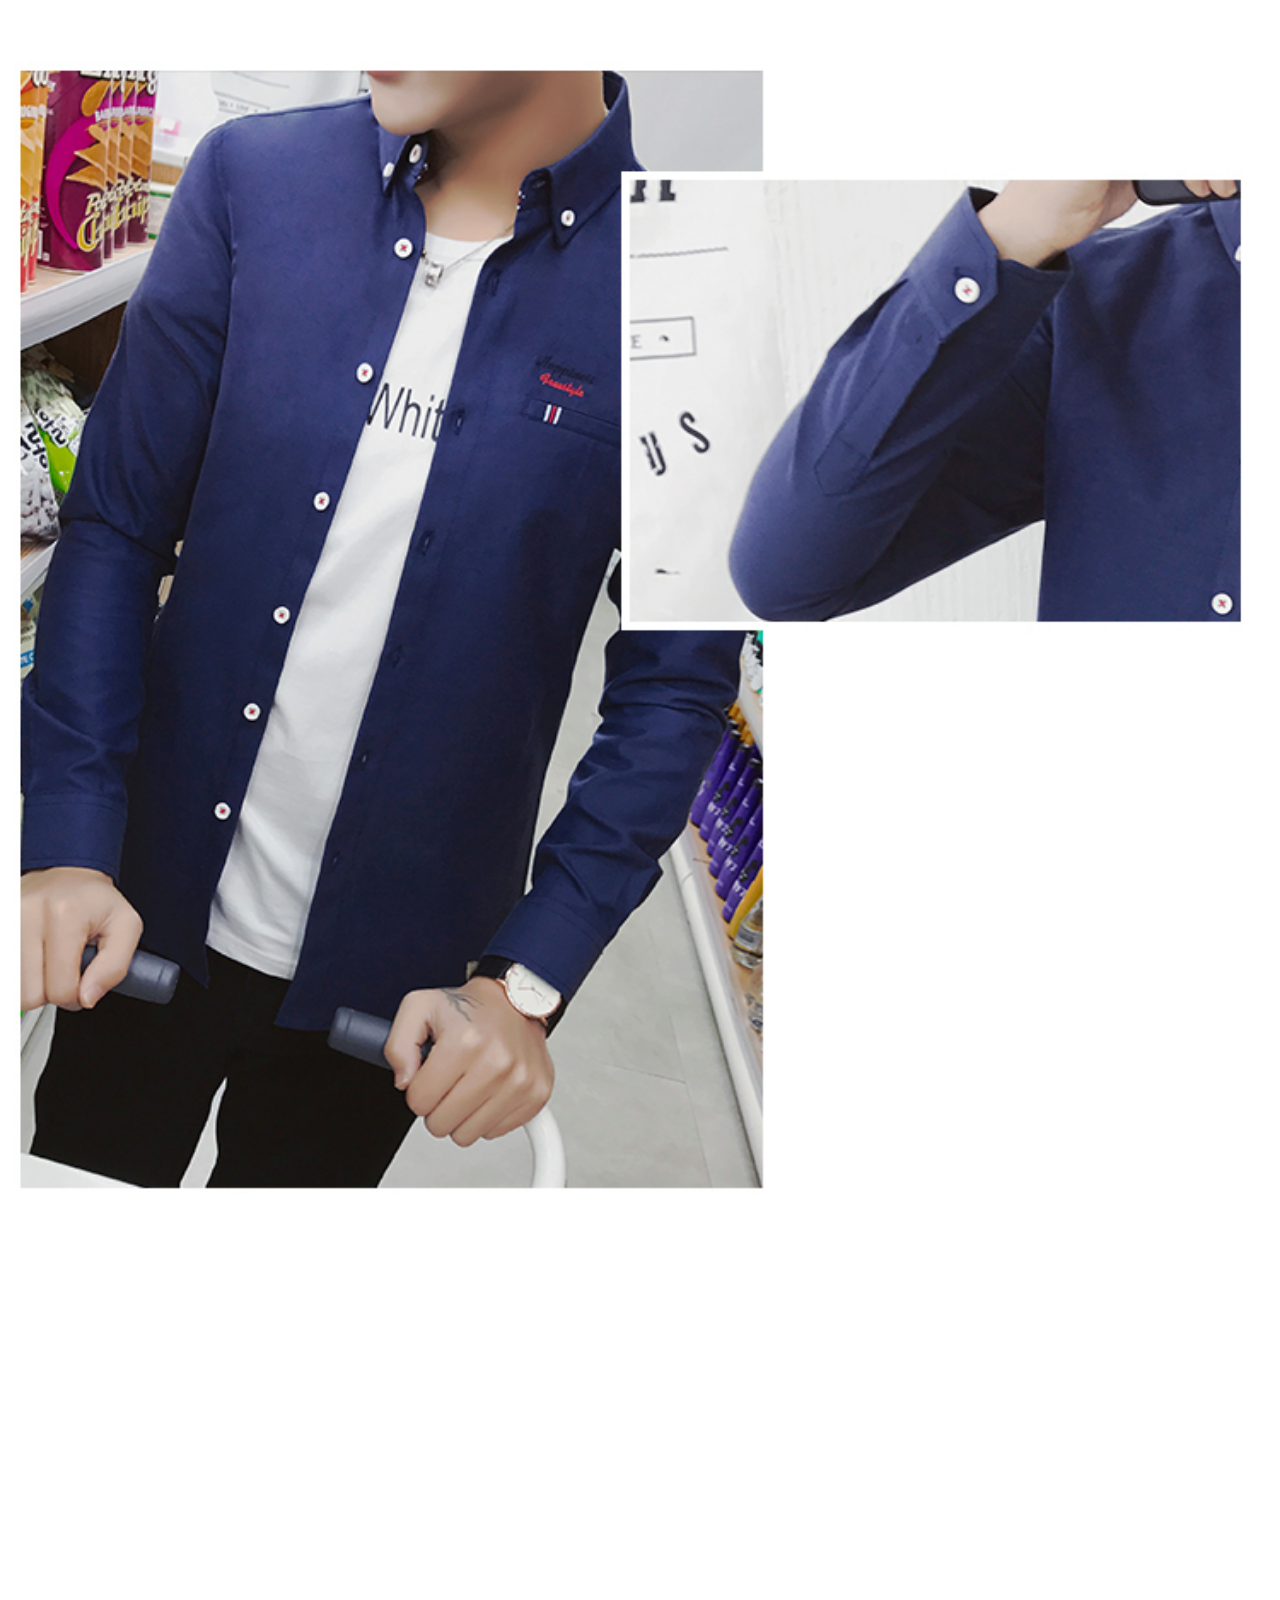
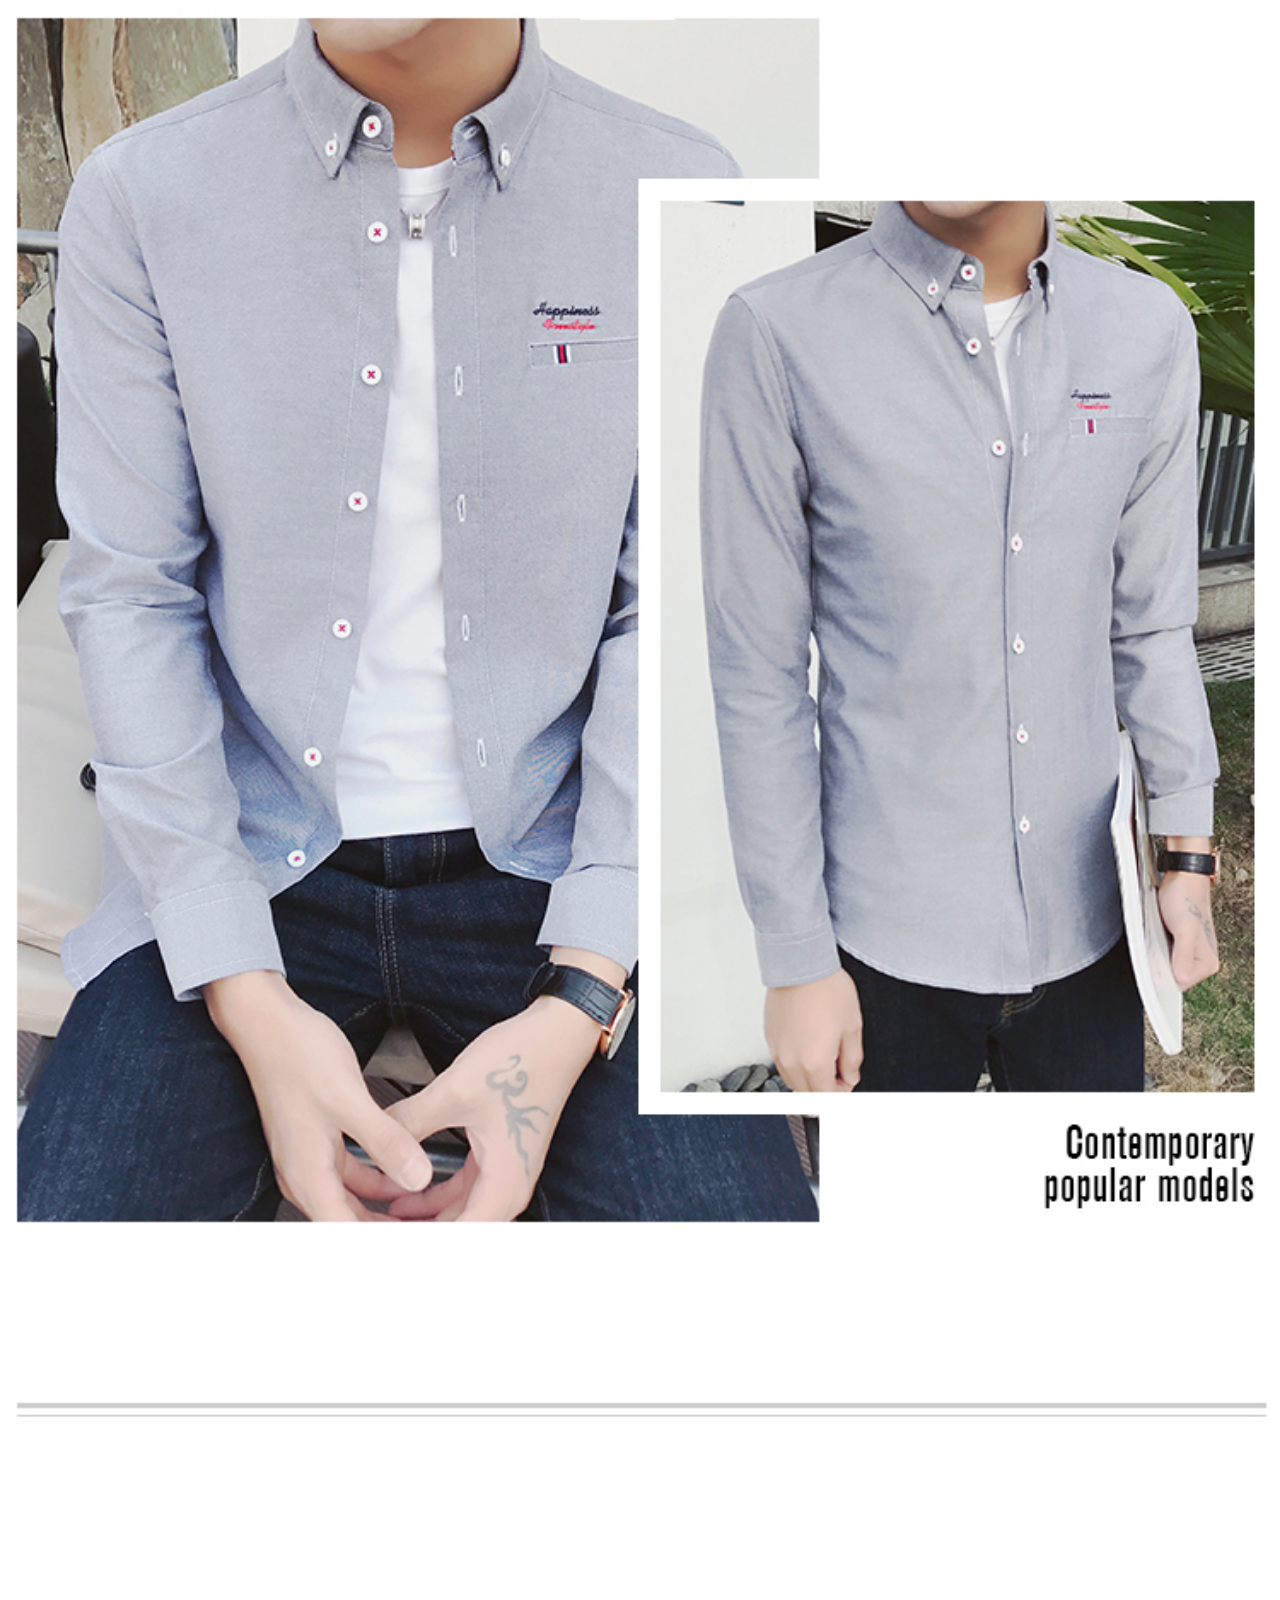
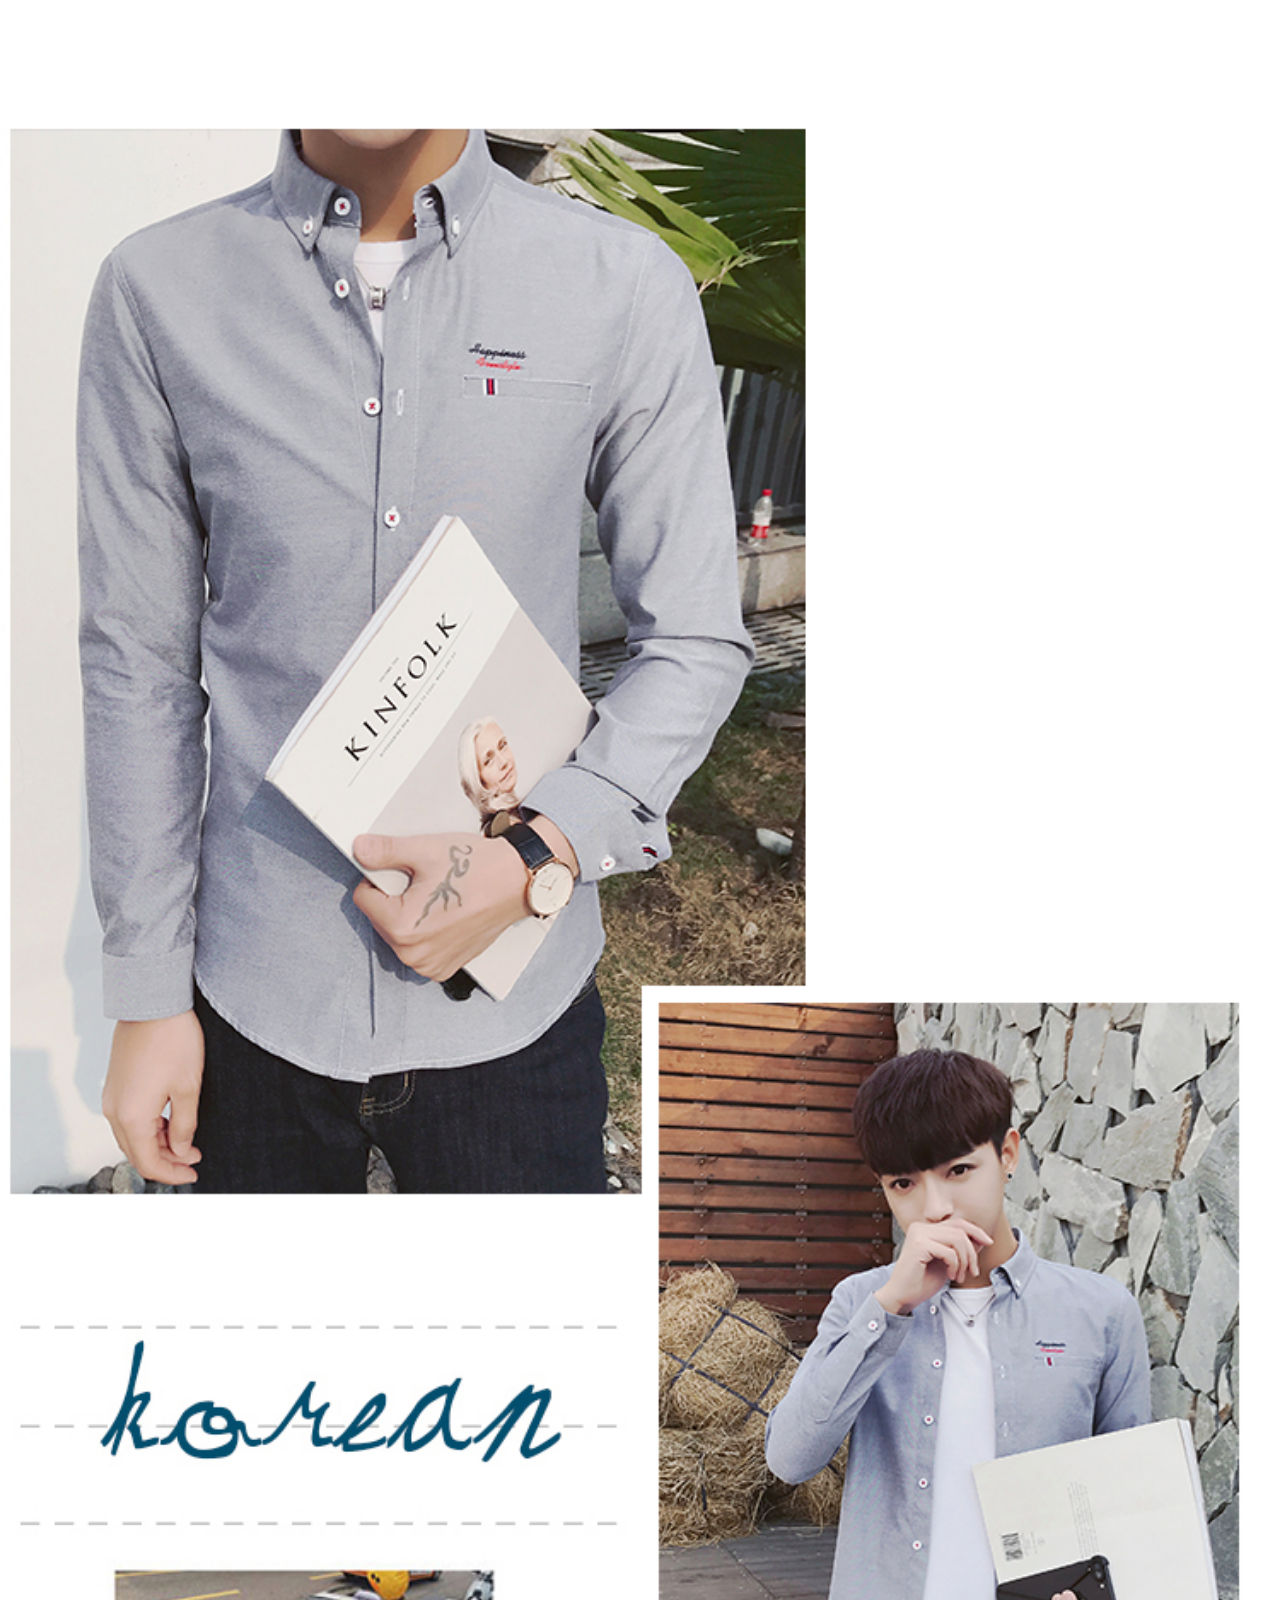
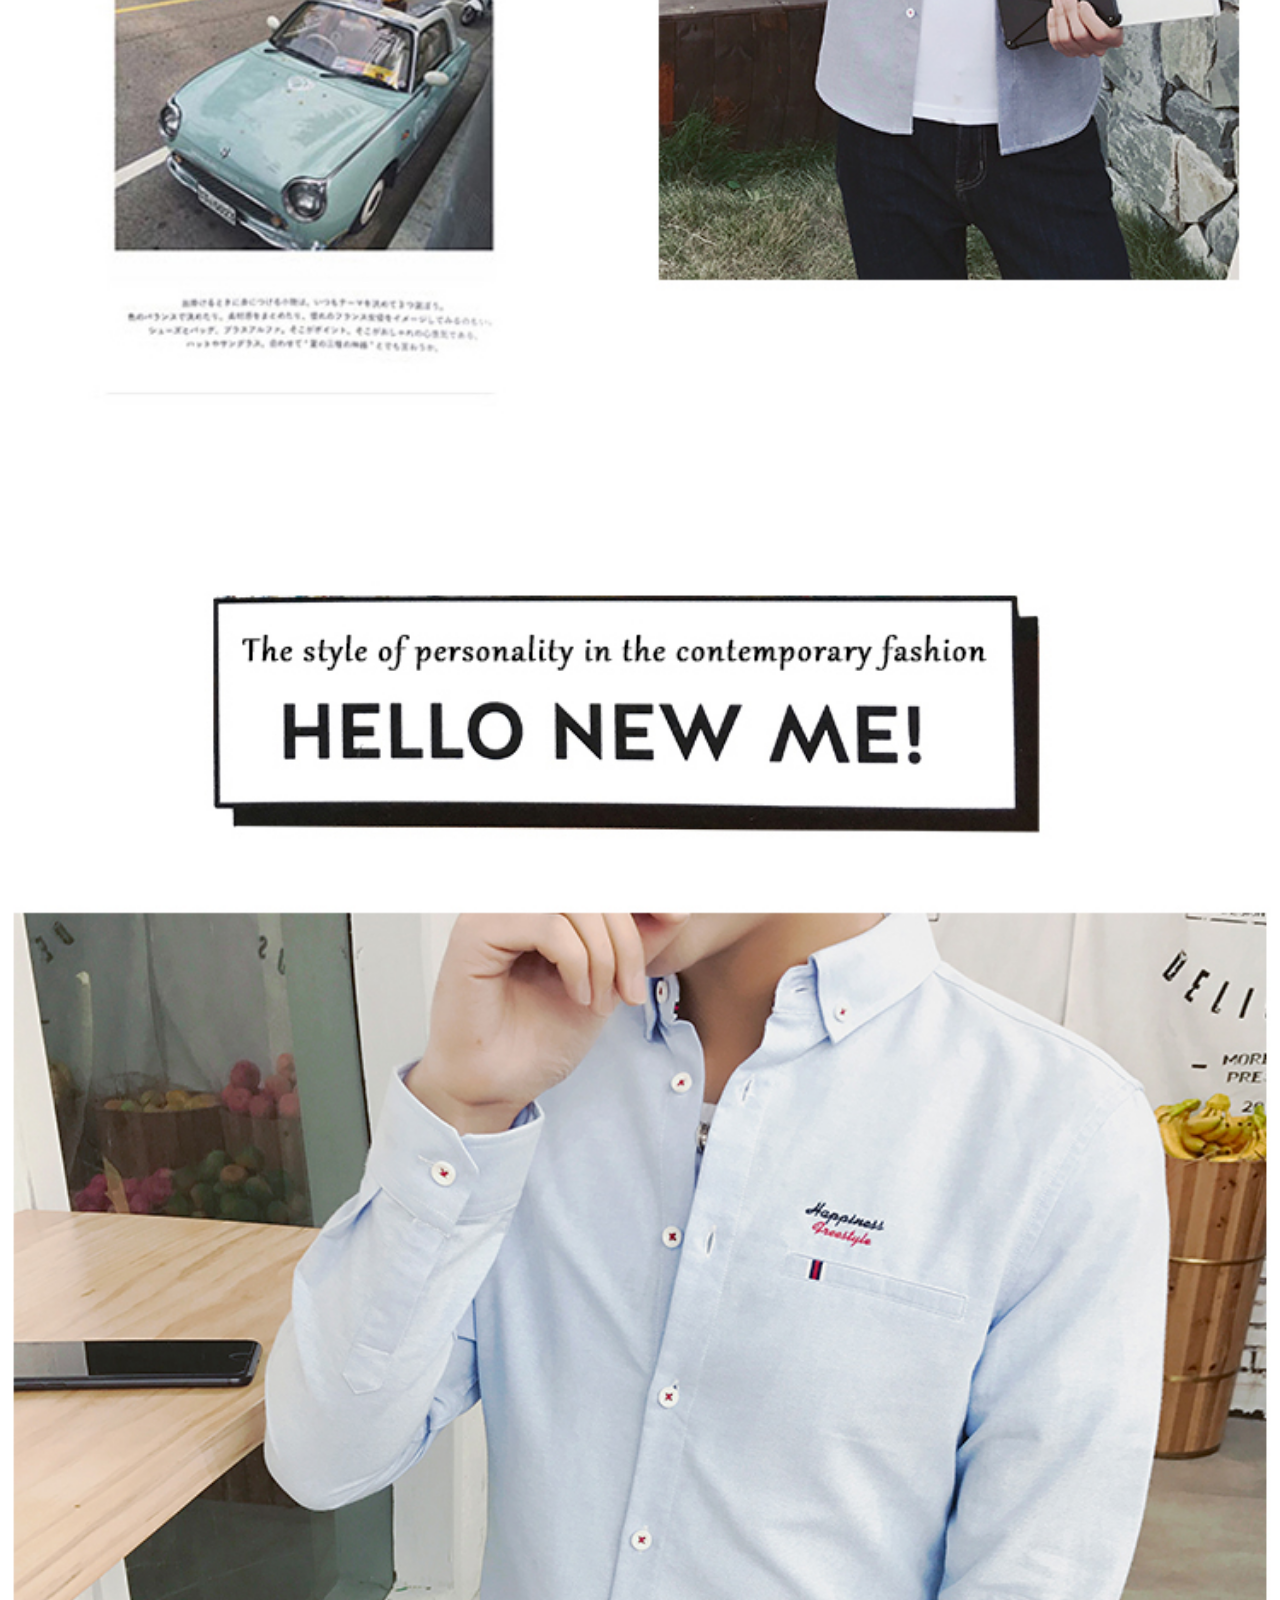
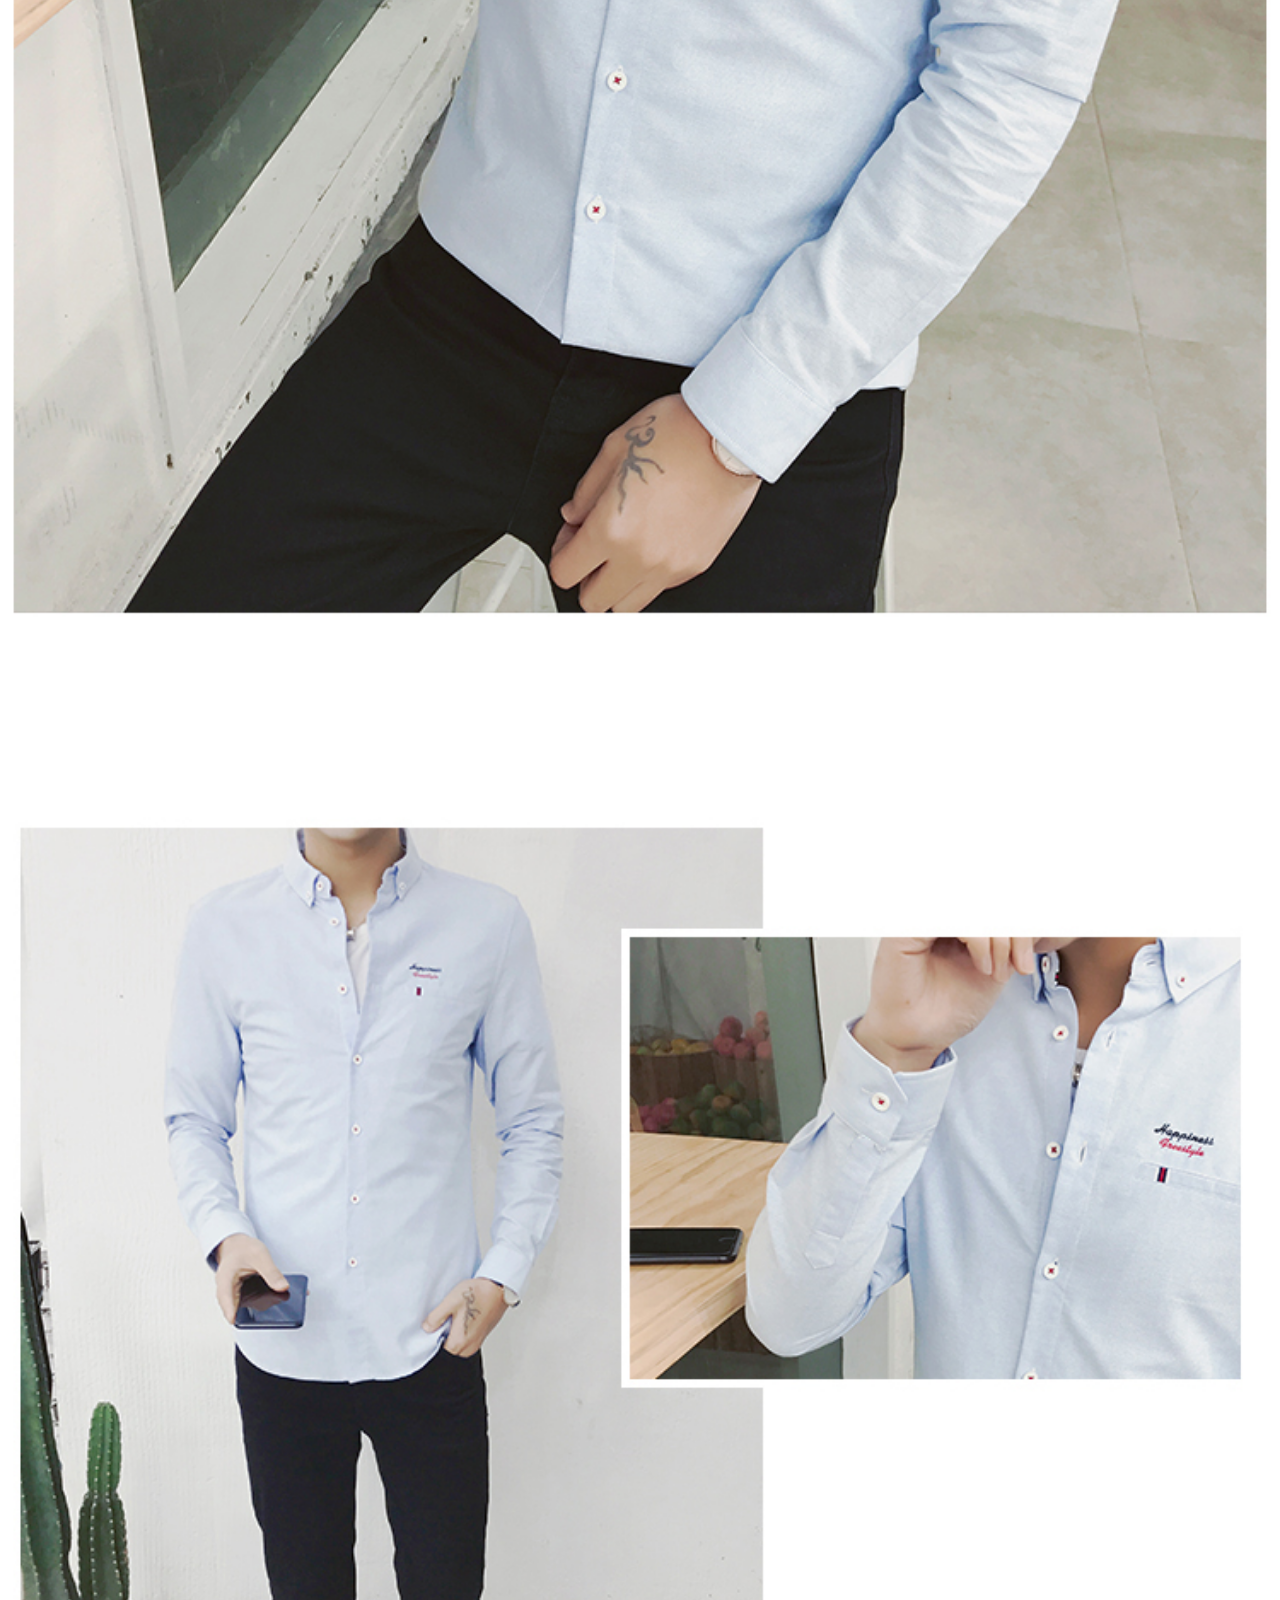
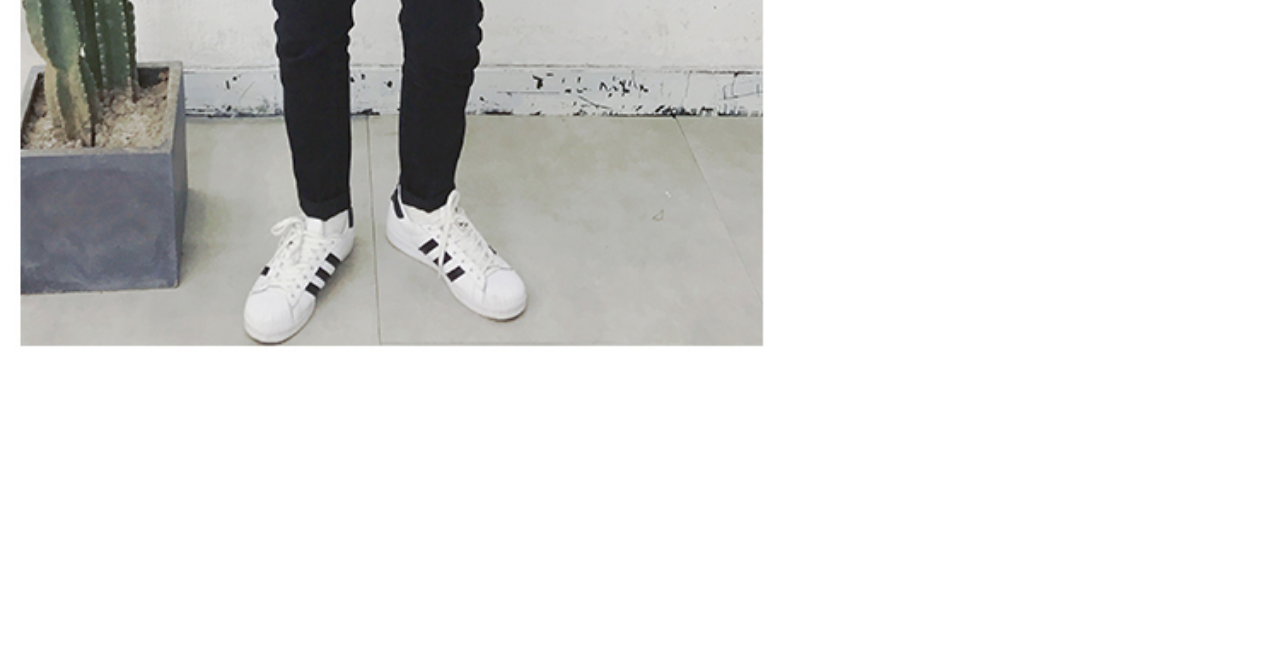
<file: xiangqing.html>
<!DOCTYPE html>
<html lang="en">
<head>
	<meta charset="UTF-8">
	<meta name="viewport" content="width=device-width">
	<title>Document</title>
	<link rel="shortcut icon" href="img/sdg logo .png">
	<link rel="stylesheet" href="css/xiangqing.css">
	<link rel="stylesheet" href="iconfont/iconfont.css">
	<script src="js/rem.js"></script>
</head>
<body>
	<!-- 详情开始 -->
	<section class="shangpin">
		<div class="shangpin-top">
			<img src="img/xiangqing-top.png" alt="">
			<a href="leibiao.html" class="shangpin-top-fanhui">
				<i class="iconfont icon-jiantou"></i>
			</a>
			<a href="gouwuche.html" class="shangpin-top-gouwu">
				<i class="iconfont icon-gouwuche"></i>
			</a>
		</div>
		<div class="shangpin-center">
			<ul class="shangpin-center-text">
				<li>男装春季新款衬衫男刺绣长袖衬衣韩版纯色修身潮男休闲方领衬衣</li>
				<li>￥49.00</li>
			</ul>
		</div>
		<div class="shangpin-bottom">
			<ul class="shangpin-bottom-text">
				<li>图文详情</li>
				<li>（长按查看大图）</li>
			</ul>
			<div class="shangpin-bottom-img">
				<img src="img/shangpin-bottom-img1.png" alt="">
				<img src="img/shangpin-bottom-img7.png" alt="">
				<img src="img/shangpin-bottom-img3.png" alt="">
				<img src="img/shangpin-bottom-img2.png" alt="">
				<img src="img/shangpin-bottom-img4.png" alt="">
				<img src="img/shangpin-bottom-img5.png" alt="">
				<img src="img/shangpin-bottom-img6.png" alt="">
			</div>
		</div>
	</section>
	<!-- 详情结束 -->
	<!-- 底部开始 -->
	<section class="dibu">
		<ul class="dibu-left">
			<li><i class="iconfont icon-shoucang"></i></li>
			<li><i class="iconfont icon-fenxiang"></i></li>
		</ul>
		<ul class="dibu-right">
			<li>
				<a href="">
					加入购物车
				</a>
			</li>
			<li>
				<a href="">
					购买
				</a>
			</li>
		</ul>
	</section>
	<!-- 底部结束 -->
</body>
</html>
</file>
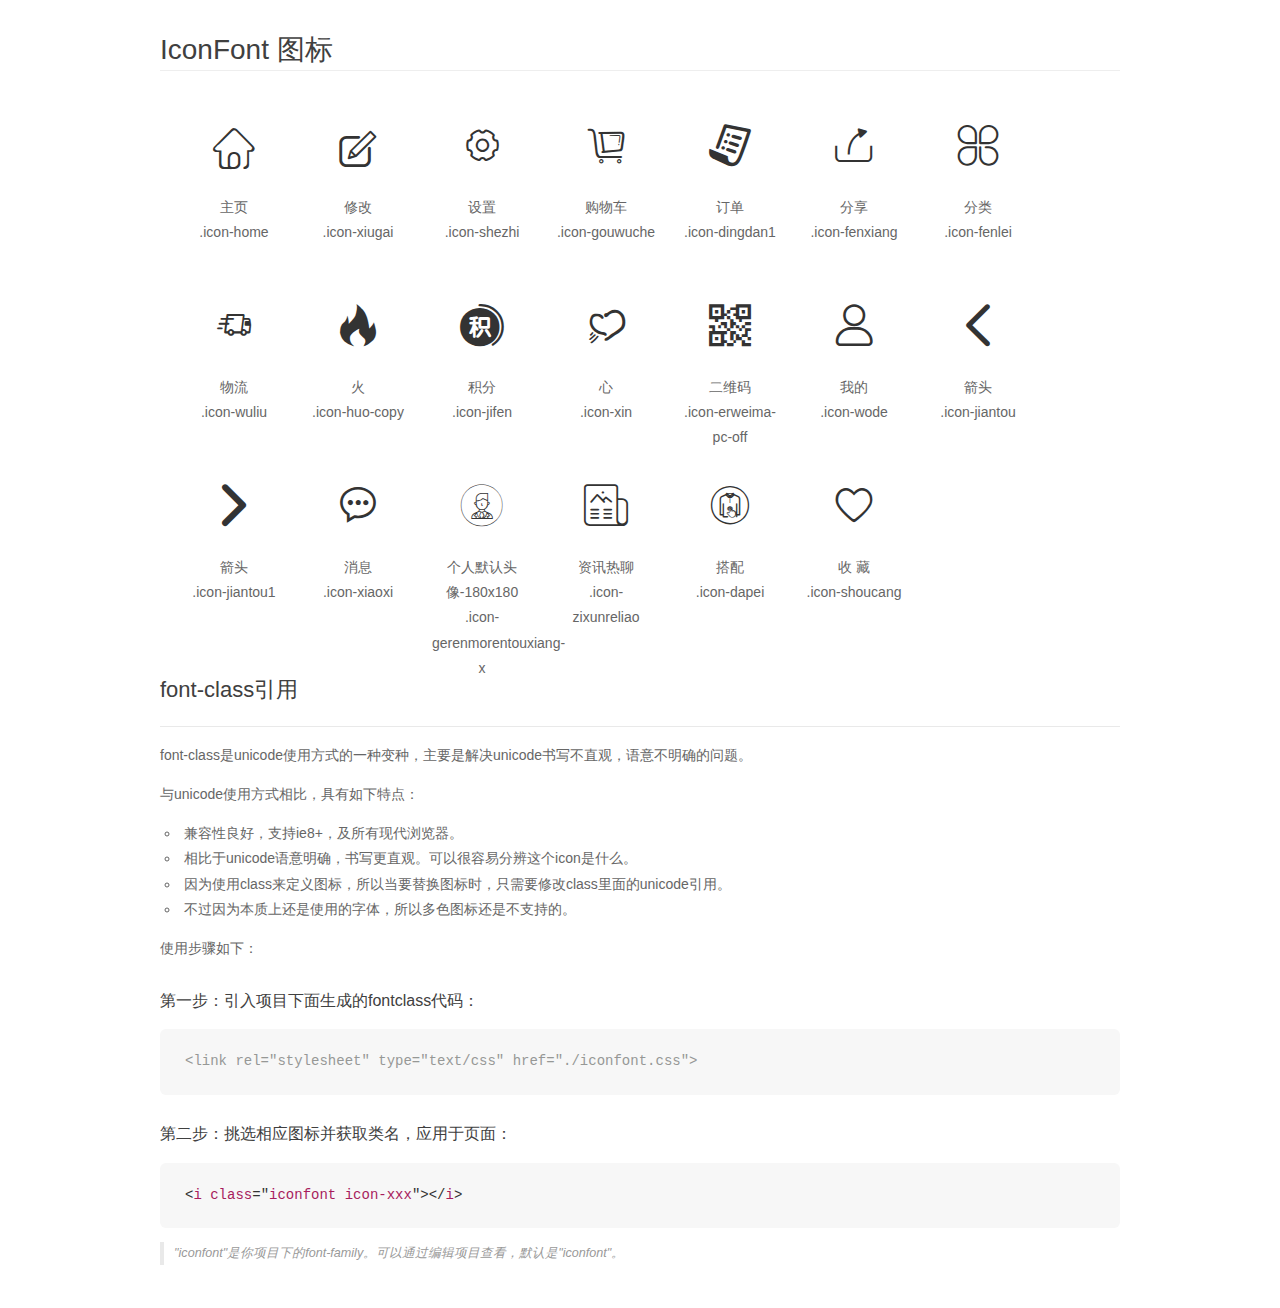
<file: iconfont/demo_fontclass.html>
<!DOCTYPE html>
<html>
<head>
    <meta charset="utf-8"/>
    <title>IconFont</title>
    <link rel="stylesheet" href="demo.css">
    <link rel="stylesheet" href="iconfont.css">
</head>
<body>
    <div class="main markdown">
        <h1>IconFont 图标</h1>
        <ul class="icon_lists clear">
            
                <li>
                <i class="icon iconfont icon-home"></i>
                    <div class="name">主页</div>
                    <div class="fontclass">.icon-home</div>
                </li>
            
                <li>
                <i class="icon iconfont icon-xiugai"></i>
                    <div class="name">修改</div>
                    <div class="fontclass">.icon-xiugai</div>
                </li>
            
                <li>
                <i class="icon iconfont icon-shezhi"></i>
                    <div class="name">设置</div>
                    <div class="fontclass">.icon-shezhi</div>
                </li>
            
                <li>
                <i class="icon iconfont icon-gouwuche"></i>
                    <div class="name">购物车</div>
                    <div class="fontclass">.icon-gouwuche</div>
                </li>
            
                <li>
                <i class="icon iconfont icon-dingdan1"></i>
                    <div class="name">订单</div>
                    <div class="fontclass">.icon-dingdan1</div>
                </li>
            
                <li>
                <i class="icon iconfont icon-fenxiang"></i>
                    <div class="name">分享</div>
                    <div class="fontclass">.icon-fenxiang</div>
                </li>
            
                <li>
                <i class="icon iconfont icon-fenlei"></i>
                    <div class="name">分类</div>
                    <div class="fontclass">.icon-fenlei</div>
                </li>
            
                <li>
                <i class="icon iconfont icon-wuliu"></i>
                    <div class="name">物流</div>
                    <div class="fontclass">.icon-wuliu</div>
                </li>
            
                <li>
                <i class="icon iconfont icon-huo-copy"></i>
                    <div class="name">火</div>
                    <div class="fontclass">.icon-huo-copy</div>
                </li>
            
                <li>
                <i class="icon iconfont icon-jifen"></i>
                    <div class="name">积分</div>
                    <div class="fontclass">.icon-jifen</div>
                </li>
            
                <li>
                <i class="icon iconfont icon-xin"></i>
                    <div class="name">心</div>
                    <div class="fontclass">.icon-xin</div>
                </li>
            
                <li>
                <i class="icon iconfont icon-erweima-pc-off"></i>
                    <div class="name">二维码</div>
                    <div class="fontclass">.icon-erweima-pc-off</div>
                </li>
            
                <li>
                <i class="icon iconfont icon-wode"></i>
                    <div class="name">我的</div>
                    <div class="fontclass">.icon-wode</div>
                </li>
            
                <li>
                <i class="icon iconfont icon-jiantou"></i>
                    <div class="name">箭头</div>
                    <div class="fontclass">.icon-jiantou</div>
                </li>
            
                <li>
                <i class="icon iconfont icon-jiantou1"></i>
                    <div class="name">箭头</div>
                    <div class="fontclass">.icon-jiantou1</div>
                </li>
            
                <li>
                <i class="icon iconfont icon-xiaoxi"></i>
                    <div class="name">消息</div>
                    <div class="fontclass">.icon-xiaoxi</div>
                </li>
            
                <li>
                <i class="icon iconfont icon-gerenmorentouxiang-x"></i>
                    <div class="name">个人默认头像-180x180</div>
                    <div class="fontclass">.icon-gerenmorentouxiang-x</div>
                </li>
            
                <li>
                <i class="icon iconfont icon-zixunreliao"></i>
                    <div class="name">资讯热聊</div>
                    <div class="fontclass">.icon-zixunreliao</div>
                </li>
            
                <li>
                <i class="icon iconfont icon-dapei"></i>
                    <div class="name">搭配</div>
                    <div class="fontclass">.icon-dapei</div>
                </li>
            
                <li>
                <i class="icon iconfont icon-shoucang"></i>
                    <div class="name">收 藏</div>
                    <div class="fontclass">.icon-shoucang</div>
                </li>
            
        </ul>

        <h2 id="font-class-">font-class引用</h2>
        <hr>

        <p>font-class是unicode使用方式的一种变种，主要是解决unicode书写不直观，语意不明确的问题。</p>
        <p>与unicode使用方式相比，具有如下特点：</p>
        <ul>
        <li>兼容性良好，支持ie8+，及所有现代浏览器。</li>
        <li>相比于unicode语意明确，书写更直观。可以很容易分辨这个icon是什么。</li>
        <li>因为使用class来定义图标，所以当要替换图标时，只需要修改class里面的unicode引用。</li>
        <li>不过因为本质上还是使用的字体，所以多色图标还是不支持的。</li>
        </ul>
        <p>使用步骤如下：</p>
        <h3 id="-fontclass-">第一步：引入项目下面生成的fontclass代码：</h3>


        <pre><code class="lang-js hljs javascript"><span class="hljs-comment">&lt;link rel="stylesheet" type="text/css" href="./iconfont.css"&gt;</span></code></pre>
        <h3 id="-">第二步：挑选相应图标并获取类名，应用于页面：</h3>
        <pre><code class="lang-css hljs">&lt;<span class="hljs-selector-tag">i</span> <span class="hljs-selector-tag">class</span>="<span class="hljs-selector-tag">iconfont</span> <span class="hljs-selector-tag">icon-xxx</span>"&gt;&lt;/<span class="hljs-selector-tag">i</span>&gt;</code></pre>
        <blockquote>
        <p>"iconfont"是你项目下的font-family。可以通过编辑项目查看，默认是"iconfont"。</p>
        </blockquote>
    </div>
</body>
</html>
</file>
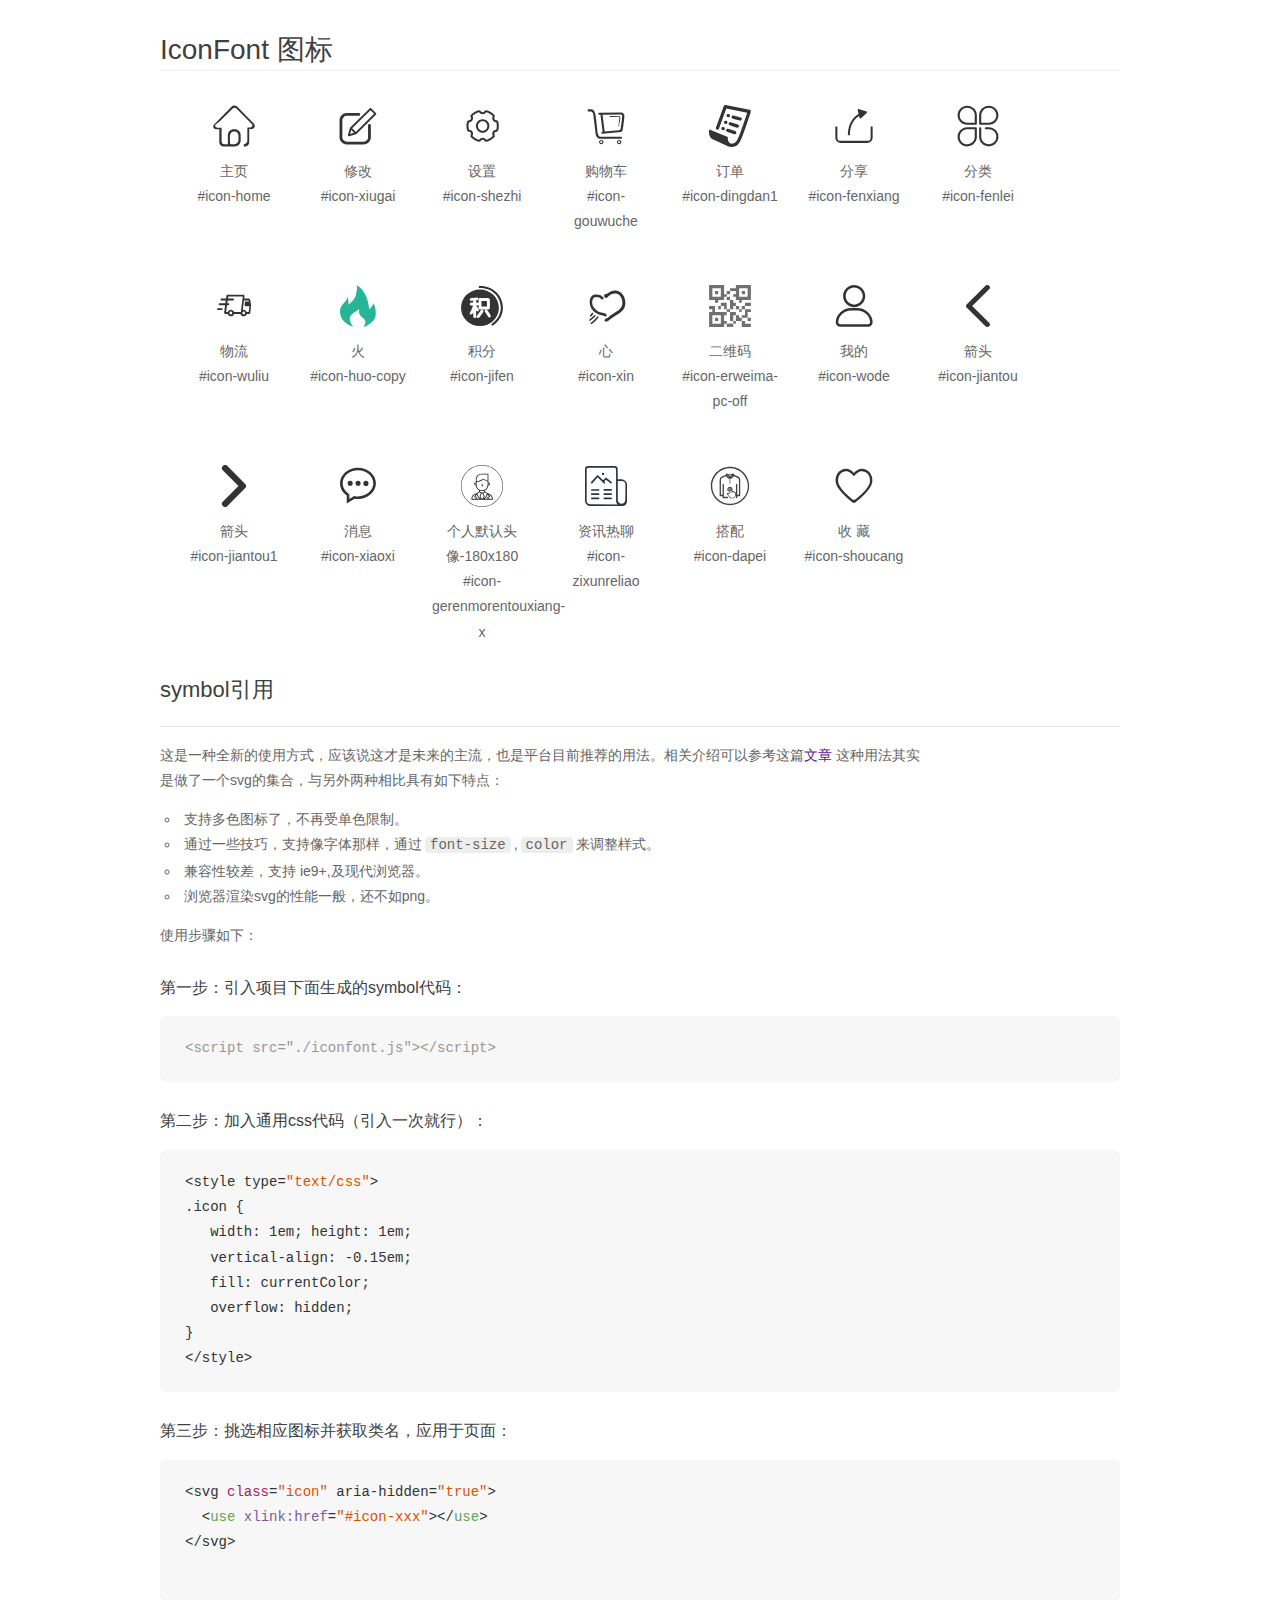
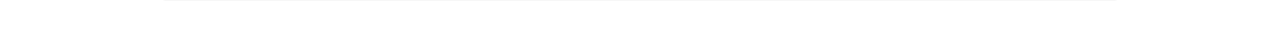
<file: iconfont/demo_symbol.html>
<!DOCTYPE html>
<html>
<head>
    <meta charset="utf-8"/>
    <title>IconFont</title>
    <link rel="stylesheet" href="demo.css">
    <script src="iconfont.js"></script>

    <style type="text/css">
        .icon {
          /* 通过设置 font-size 来改变图标大小 */
          width: 1em; height: 1em;
          /* 图标和文字相邻时，垂直对齐 */
          vertical-align: -0.15em;
          /* 通过设置 color 来改变 SVG 的颜色/fill */
          fill: currentColor;
          /* path 和 stroke 溢出 viewBox 部分在 IE 下会显示
             normalize.css 中也包含这行 */
          overflow: hidden;
        }

    </style>
</head>
<body>
    <div class="main markdown">
        <h1>IconFont 图标</h1>
        <ul class="icon_lists clear">
            
                <li>
                    <svg class="icon" aria-hidden="true">
                        <use xlink:href="#icon-home"></use>
                    </svg>
                    <div class="name">主页</div>
                    <div class="fontclass">#icon-home</div>
                </li>
            
                <li>
                    <svg class="icon" aria-hidden="true">
                        <use xlink:href="#icon-xiugai"></use>
                    </svg>
                    <div class="name">修改</div>
                    <div class="fontclass">#icon-xiugai</div>
                </li>
            
                <li>
                    <svg class="icon" aria-hidden="true">
                        <use xlink:href="#icon-shezhi"></use>
                    </svg>
                    <div class="name">设置</div>
                    <div class="fontclass">#icon-shezhi</div>
                </li>
            
                <li>
                    <svg class="icon" aria-hidden="true">
                        <use xlink:href="#icon-gouwuche"></use>
                    </svg>
                    <div class="name">购物车</div>
                    <div class="fontclass">#icon-gouwuche</div>
                </li>
            
                <li>
                    <svg class="icon" aria-hidden="true">
                        <use xlink:href="#icon-dingdan1"></use>
                    </svg>
                    <div class="name">订单</div>
                    <div class="fontclass">#icon-dingdan1</div>
                </li>
            
                <li>
                    <svg class="icon" aria-hidden="true">
                        <use xlink:href="#icon-fenxiang"></use>
                    </svg>
                    <div class="name">分享</div>
                    <div class="fontclass">#icon-fenxiang</div>
                </li>
            
                <li>
                    <svg class="icon" aria-hidden="true">
                        <use xlink:href="#icon-fenlei"></use>
                    </svg>
                    <div class="name">分类</div>
                    <div class="fontclass">#icon-fenlei</div>
                </li>
            
                <li>
                    <svg class="icon" aria-hidden="true">
                        <use xlink:href="#icon-wuliu"></use>
                    </svg>
                    <div class="name">物流</div>
                    <div class="fontclass">#icon-wuliu</div>
                </li>
            
                <li>
                    <svg class="icon" aria-hidden="true">
                        <use xlink:href="#icon-huo-copy"></use>
                    </svg>
                    <div class="name">火</div>
                    <div class="fontclass">#icon-huo-copy</div>
                </li>
            
                <li>
                    <svg class="icon" aria-hidden="true">
                        <use xlink:href="#icon-jifen"></use>
                    </svg>
                    <div class="name">积分</div>
                    <div class="fontclass">#icon-jifen</div>
                </li>
            
                <li>
                    <svg class="icon" aria-hidden="true">
                        <use xlink:href="#icon-xin"></use>
                    </svg>
                    <div class="name">心</div>
                    <div class="fontclass">#icon-xin</div>
                </li>
            
                <li>
                    <svg class="icon" aria-hidden="true">
                        <use xlink:href="#icon-erweima-pc-off"></use>
                    </svg>
                    <div class="name">二维码</div>
                    <div class="fontclass">#icon-erweima-pc-off</div>
                </li>
            
                <li>
                    <svg class="icon" aria-hidden="true">
                        <use xlink:href="#icon-wode"></use>
                    </svg>
                    <div class="name">我的</div>
                    <div class="fontclass">#icon-wode</div>
                </li>
            
                <li>
                    <svg class="icon" aria-hidden="true">
                        <use xlink:href="#icon-jiantou"></use>
                    </svg>
                    <div class="name">箭头</div>
                    <div class="fontclass">#icon-jiantou</div>
                </li>
            
                <li>
                    <svg class="icon" aria-hidden="true">
                        <use xlink:href="#icon-jiantou1"></use>
                    </svg>
                    <div class="name">箭头</div>
                    <div class="fontclass">#icon-jiantou1</div>
                </li>
            
                <li>
                    <svg class="icon" aria-hidden="true">
                        <use xlink:href="#icon-xiaoxi"></use>
                    </svg>
                    <div class="name">消息</div>
                    <div class="fontclass">#icon-xiaoxi</div>
                </li>
            
                <li>
                    <svg class="icon" aria-hidden="true">
                        <use xlink:href="#icon-gerenmorentouxiang-x"></use>
                    </svg>
                    <div class="name">个人默认头像-180x180</div>
                    <div class="fontclass">#icon-gerenmorentouxiang-x</div>
                </li>
            
                <li>
                    <svg class="icon" aria-hidden="true">
                        <use xlink:href="#icon-zixunreliao"></use>
                    </svg>
                    <div class="name">资讯热聊</div>
                    <div class="fontclass">#icon-zixunreliao</div>
                </li>
            
                <li>
                    <svg class="icon" aria-hidden="true">
                        <use xlink:href="#icon-dapei"></use>
                    </svg>
                    <div class="name">搭配</div>
                    <div class="fontclass">#icon-dapei</div>
                </li>
            
                <li>
                    <svg class="icon" aria-hidden="true">
                        <use xlink:href="#icon-shoucang"></use>
                    </svg>
                    <div class="name">收 藏</div>
                    <div class="fontclass">#icon-shoucang</div>
                </li>
            
        </ul>


        <h2 id="symbol-">symbol引用</h2>
        <hr>

        <p>这是一种全新的使用方式，应该说这才是未来的主流，也是平台目前推荐的用法。相关介绍可以参考这篇<a href="">文章</a>
        这种用法其实是做了一个svg的集合，与另外两种相比具有如下特点：</p>
        <ul>
          <li>支持多色图标了，不再受单色限制。</li>
          <li>通过一些技巧，支持像字体那样，通过<code>font-size</code>,<code>color</code>来调整样式。</li>
          <li>兼容性较差，支持 ie9+,及现代浏览器。</li>
          <li>浏览器渲染svg的性能一般，还不如png。</li>
        </ul>
        <p>使用步骤如下：</p>
        <h3 id="-symbol-">第一步：引入项目下面生成的symbol代码：</h3>
        <pre><code class="lang-js hljs javascript"><span class="hljs-comment">&lt;script src="./iconfont.js"&gt;&lt;/script&gt;</span></code></pre>
        <h3 id="-css-">第二步：加入通用css代码（引入一次就行）：</h3>
        <pre><code class="lang-js hljs javascript">&lt;style type=<span class="hljs-string">"text/css"</span>&gt;
.icon {
   width: <span class="hljs-number">1</span>em; height: <span class="hljs-number">1</span>em;
   vertical-align: <span class="hljs-number">-0.15</span>em;
   fill: currentColor;
   overflow: hidden;
}
&lt;<span class="hljs-regexp">/style&gt;</span></code></pre>
        <h3 id="-">第三步：挑选相应图标并获取类名，应用于页面：</h3>
        <pre><code class="lang-js hljs javascript">&lt;svg <span class="hljs-class"><span class="hljs-keyword">class</span></span>=<span class="hljs-string">"icon"</span> aria-hidden=<span class="hljs-string">"true"</span>&gt;<span class="xml"><span class="hljs-tag">
  &lt;<span class="hljs-name">use</span> <span class="hljs-attr">xlink:href</span>=<span class="hljs-string">"#icon-xxx"</span>&gt;</span><span class="hljs-tag">&lt;/<span class="hljs-name">use</span>&gt;</span>
</span>&lt;<span class="hljs-regexp">/svg&gt;
        </span></code></pre>
    </div>
</body>
</html>
</file>
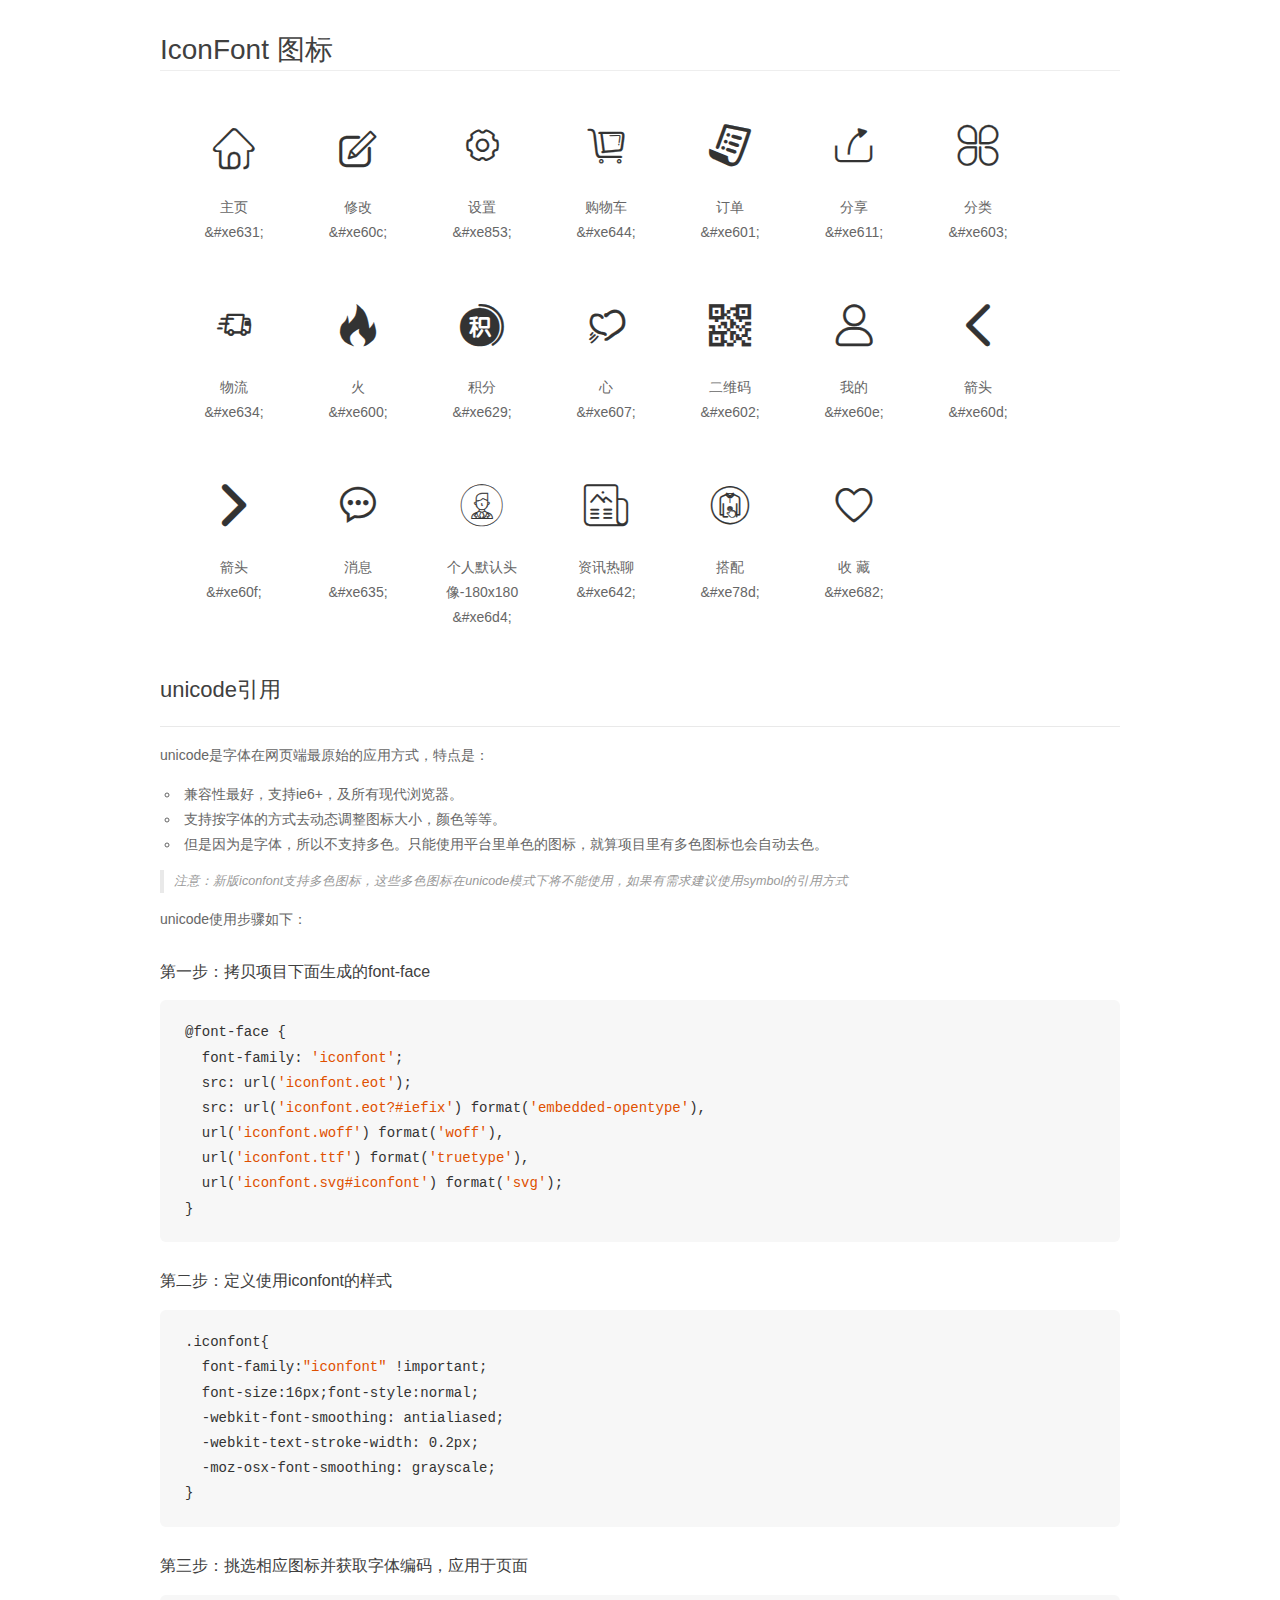
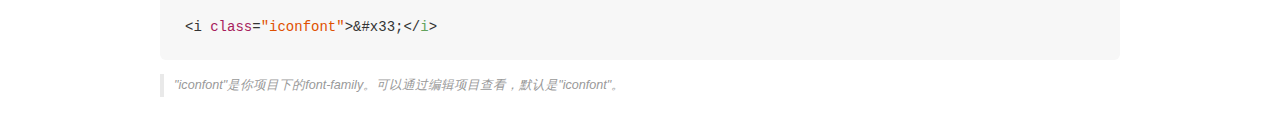
<file: iconfont/demo_unicode.html>
<!DOCTYPE html>
<html>
<head>
    <meta charset="utf-8"/>
    <title>IconFont</title>
    <link rel="stylesheet" href="demo.css">

    <style type="text/css">

        @font-face {font-family: "iconfont";
          src: url('iconfont.eot'); /* IE9*/
          src: url('iconfont.eot#iefix') format('embedded-opentype'), /* IE6-IE8 */
          url('iconfont.woff') format('woff'), /* chrome, firefox */
          url('iconfont.ttf') format('truetype'), /* chrome, firefox, opera, Safari, Android, iOS 4.2+*/
          url('iconfont.svg#iconfont') format('svg'); /* iOS 4.1- */
        }

        .iconfont {
          font-family:"iconfont" !important;
          font-size:16px;
          font-style:normal;
          -webkit-font-smoothing: antialiased;
          -webkit-text-stroke-width: 0.2px;
          -moz-osx-font-smoothing: grayscale;
        }

    </style>
</head>
<body>
    <div class="main markdown">
        <h1>IconFont 图标</h1>
        <ul class="icon_lists clear">
            
                <li>
                <i class="icon iconfont">&#xe631;</i>
                    <div class="name">主页</div>
                    <div class="code">&amp;#xe631;</div>
                </li>
            
                <li>
                <i class="icon iconfont">&#xe60c;</i>
                    <div class="name">修改</div>
                    <div class="code">&amp;#xe60c;</div>
                </li>
            
                <li>
                <i class="icon iconfont">&#xe853;</i>
                    <div class="name">设置</div>
                    <div class="code">&amp;#xe853;</div>
                </li>
            
                <li>
                <i class="icon iconfont">&#xe644;</i>
                    <div class="name">购物车</div>
                    <div class="code">&amp;#xe644;</div>
                </li>
            
                <li>
                <i class="icon iconfont">&#xe601;</i>
                    <div class="name">订单</div>
                    <div class="code">&amp;#xe601;</div>
                </li>
            
                <li>
                <i class="icon iconfont">&#xe611;</i>
                    <div class="name">分享</div>
                    <div class="code">&amp;#xe611;</div>
                </li>
            
                <li>
                <i class="icon iconfont">&#xe603;</i>
                    <div class="name">分类</div>
                    <div class="code">&amp;#xe603;</div>
                </li>
            
                <li>
                <i class="icon iconfont">&#xe634;</i>
                    <div class="name">物流</div>
                    <div class="code">&amp;#xe634;</div>
                </li>
            
                <li>
                <i class="icon iconfont">&#xe600;</i>
                    <div class="name">火</div>
                    <div class="code">&amp;#xe600;</div>
                </li>
            
                <li>
                <i class="icon iconfont">&#xe629;</i>
                    <div class="name">积分</div>
                    <div class="code">&amp;#xe629;</div>
                </li>
            
                <li>
                <i class="icon iconfont">&#xe607;</i>
                    <div class="name">心</div>
                    <div class="code">&amp;#xe607;</div>
                </li>
            
                <li>
                <i class="icon iconfont">&#xe602;</i>
                    <div class="name">二维码</div>
                    <div class="code">&amp;#xe602;</div>
                </li>
            
                <li>
                <i class="icon iconfont">&#xe60e;</i>
                    <div class="name">我的</div>
                    <div class="code">&amp;#xe60e;</div>
                </li>
            
                <li>
                <i class="icon iconfont">&#xe60d;</i>
                    <div class="name">箭头</div>
                    <div class="code">&amp;#xe60d;</div>
                </li>
            
                <li>
                <i class="icon iconfont">&#xe60f;</i>
                    <div class="name">箭头</div>
                    <div class="code">&amp;#xe60f;</div>
                </li>
            
                <li>
                <i class="icon iconfont">&#xe635;</i>
                    <div class="name">消息</div>
                    <div class="code">&amp;#xe635;</div>
                </li>
            
                <li>
                <i class="icon iconfont">&#xe6d4;</i>
                    <div class="name">个人默认头像-180x180</div>
                    <div class="code">&amp;#xe6d4;</div>
                </li>
            
                <li>
                <i class="icon iconfont">&#xe642;</i>
                    <div class="name">资讯热聊</div>
                    <div class="code">&amp;#xe642;</div>
                </li>
            
                <li>
                <i class="icon iconfont">&#xe78d;</i>
                    <div class="name">搭配</div>
                    <div class="code">&amp;#xe78d;</div>
                </li>
            
                <li>
                <i class="icon iconfont">&#xe682;</i>
                    <div class="name">收 藏</div>
                    <div class="code">&amp;#xe682;</div>
                </li>
            
        </ul>
        <h2 id="unicode-">unicode引用</h2>
        <hr>

        <p>unicode是字体在网页端最原始的应用方式，特点是：</p>
        <ul>
        <li>兼容性最好，支持ie6+，及所有现代浏览器。</li>
        <li>支持按字体的方式去动态调整图标大小，颜色等等。</li>
        <li>但是因为是字体，所以不支持多色。只能使用平台里单色的图标，就算项目里有多色图标也会自动去色。</li>
        </ul>
        <blockquote>
        <p>注意：新版iconfont支持多色图标，这些多色图标在unicode模式下将不能使用，如果有需求建议使用symbol的引用方式</p>
        </blockquote>
        <p>unicode使用步骤如下：</p>
        <h3 id="-font-face">第一步：拷贝项目下面生成的font-face</h3>
        <pre><code class="lang-js hljs javascript">@font-face {
  font-family: <span class="hljs-string">'iconfont'</span>;
  src: url(<span class="hljs-string">'iconfont.eot'</span>);
  src: url(<span class="hljs-string">'iconfont.eot?#iefix'</span>) format(<span class="hljs-string">'embedded-opentype'</span>),
  url(<span class="hljs-string">'iconfont.woff'</span>) format(<span class="hljs-string">'woff'</span>),
  url(<span class="hljs-string">'iconfont.ttf'</span>) format(<span class="hljs-string">'truetype'</span>),
  url(<span class="hljs-string">'iconfont.svg#iconfont'</span>) format(<span class="hljs-string">'svg'</span>);
}
</code></pre>
        <h3 id="-iconfont-">第二步：定义使用iconfont的样式</h3>
        <pre><code class="lang-js hljs javascript">.iconfont{
  font-family:<span class="hljs-string">"iconfont"</span> !important;
  font-size:<span class="hljs-number">16</span>px;font-style:normal;
  -webkit-font-smoothing: antialiased;
  -webkit-text-stroke-width: <span class="hljs-number">0.2</span>px;
  -moz-osx-font-smoothing: grayscale;
}
</code></pre>
        <h3 id="-">第三步：挑选相应图标并获取字体编码，应用于页面</h3>
        <pre><code class="lang-js hljs javascript">&lt;i <span class="hljs-class"><span class="hljs-keyword">class</span></span>=<span class="hljs-string">"iconfont"</span>&gt;&amp;#x33;<span class="xml"><span class="hljs-tag">&lt;/<span class="hljs-name">i</span>&gt;</span></span></code></pre>

        <blockquote>
        <p>"iconfont"是你项目下的font-family。可以通过编辑项目查看，默认是"iconfont"。</p>
        </blockquote>
    </div>


</body>
</html>
</file>
<file: css/index.css>
@import url('base.css');
body{
	background-color: #f7f7f7;
}
/* 头部开始 */
.header{
	width: 100%;
	height: 2.19rem;
	background-color: #ffffff;
	box-sizing: border-box;
	padding: 0.31rem 0.6rem;
	display: flex;
	justify-content: space-between;
	position: fixed;
	top: 0;
	z-index: 999;
}
.header-left{
	display: block;
	width: 1.5rem;
	height: 1.48rem;
}
.header-left img{
	display: block;
	width: 100%;
	height: 100%;
}
.header-center{
	display: block;
	width: 3.44rem;
	height: 1.48rem;
}
.header-center img{
	display: block;
	width: 100%;
	height: 100%;
}
.header-right{
	display: block;
	width: 1.5rem;
	height: 1.48rem;
}
.header-right img{
	display: block;
	width: 100%;
	height: 100%;
}
/* 头部结束 */
/* banner开始 */
.banner{
	margin-top: 2.19rem;
	width: 100%;
	height: 6.45rem;
	position: relative;
}
.banner-img{
	width: 100%;
	height: 6.45rem;
}
.banner-img li{
	width: 100%;
	height: 6.45rem;
	position: absolute;
	top: 0;
	left: 0;
}
.banner-img li a{
	display: block;
	width: 100%;
	height: 6.45rem;
}
.banner-img li a img{
	display: block;
	width: 100%;
	height: 100%;
}
.banner-carousel{
	width: 1.22rem;
	height: 0.11rem;
	position: absolute;
	bottom: 0.19rem;
	left: 0;
	right: 0;
	margin-left: auto;
	margin-right: auto;
	display: flex;
	justify-content: space-between;
}
.banner-carousel li{
	width: 0.11rem;
	height: 0.11rem;
	background-color: #ffffff;
	border-radius: 50%;
}
.banner-carousel li:first-child{
	background-color: #2f2e29;
}
/* banner结束 */
/* 导航开始 */
.nav{
	margin-top: 0.34rem;
	width: 100%;
	height: 3.26rem;
	background-color: #ffffff;
	display: flex;
	justify-content: space-around;
}
.nav-list{
	display: block;
	width: 2.97em;
	height: 100%;
	display: flex;
	flex-direction: column;
	justify-content: space-around;
	align-items: center;
}
.nav-list-img{
	width: 1.36rem;
	height: 1.28em;
}
.nav-list-img img{
	display: block;
	width: 100%;
	height: 100%;
}
.nav-list-text{
	font-size: 0.42rem;
	color: #2e2e2e;
	text-align: center;
}
/* 导航结束 */
/* 品牌精选开始 */
.pinpai{
	width: 100%;
	height: 9.97rem;
	margin-top: 0.34rem;
	background-color: #ffffff;
}
.pinpai-header{
	width: 100%;
	height: 1.98rem;
	display: flex;
	justify-content: center;
	box-sizing: border-box;
	padding-top: 0.7rem;
}
.pinpai-header-content{
	width: 4.6rem;
	height: 0.59rem;
	display: flex;
	justify-content: space-between;
}
.pinpai-header-content li:first-child{
	font-size: 0.58rem;
	color: #323232;
	line-height: 0.59rem;
}
.pinpai-header-content li:last-child{
	font-size: 0.38rem;
	color: #646464;
	line-height: 0.59rem;
}
.pinpai-body{
	width: 100%;
	height: 7.99rem;
	display: flex;
	flex-wrap: wrap;
	justify-content: space-around;
}
.pinpai-list{
	display: block;
	width: 3.7rem;
	height: 3.9rem;
}
.pinpai-list img{
	display: block;
	width: 100%;
	height: 100%;
}
/* 品牌精选结束 */
/* 精选搭配开始 */
.dapei{
	margin-top: 0.34rem;
	width: 100%;
	/* height: 19.63rem; */
	background-color: #ffffff;
}
.dapei-header{
	width: 100%;
	height: 2.04rem;
	box-sizing: border-box;
	padding-top: 0.69rem;
}
.dapei-header-text{
	margin: 0 auto;
	width: 4.60rem;
	height: 0.57rem;
	display: flex;
	justify-content: space-between;

}
.dapei-header-text li:first-child{
	font-size: 0.54rem;
	color: #2f2f2f;
	line-height: 0.57rem;
}
.dapei-header-text li:last-child{
	font-size: 0.38rem;
	color: #636363;
	line-height: 0.57rem;
}
.dapei-body{
	width: 100%;
}
.dapei-body-top{
	display: block;
	width: 100%;
	height: 6.44rem;
}
.dapei-body-top img{
	display: block;
	width: 100%;
	height: 100%;
}
.dapei-bottom{
	margin-top: 0.34rem;
	width: 100%;
	height: 8.80rem;
}
.dapei-list{
	width: 100%;
	height: 100%;
}
.dapei-list li{
	float: left;
	width: 6.08rem;
	height: 100%;
	margin-left: 0.34rem;
}
.dapei-list li img{
	display: block;
	width: 100%;
	height: 100%;
}
/* 精选搭配结束 */
/* 热卖商品开始 */
.remai{
	margin-top: 0.34rem;
	margin-bottom: 2.03rem;
	width: 100%;
	/* height: 19.63rem; */
	background-color: #ffffff;
}
.remai-header{
	width: 100%;
	height: 2.04rem;
	box-sizing: border-box;
	padding-top: 0.69rem;
}
.remai-header-text{
	margin: 0 auto;
	width:5.2rem;
	height: 0.57rem;
	display: flex;
	justify-content: space-between;

}
.remai-header-text li:first-child{
	font-size: 0.54rem;
	color: #2f2f2f;
	line-height: 0.57rem;
}
.remai-header-text li:last-child{
	font-size: 0.38rem;
	color: #636363;
	line-height: 0.57rem;
}
.remai-body{
	width: 100%;
	display: flex;
	flex-wrap: wrap;
	justify-content: space-around;
}
.remai-list{
	display: block;
	width: 45%;
	height: 12.58em;
	display: flex;
	flex-direction: column;
	justify-content: space-around;
	align-items: center;
}
.remai-list-img{
	width: 100%;
	height: 9.43rem;
}
.remai-list img{
	display: block;
	width: 100%;
	height: 100%;
}
.remai-list-name{
	width: 100%;
	font-size: 0.44rem;
	color: #676767;
	text-align: center;
}
.remai-list-jiage{
	width: 6.5rem;
	display: flex;
	justify-content: space-between;
}
.remai-list-jiage li{
	font-size: 0.4rem;
	color: #343434;
}
.remai-list-jiage li:last-child{
	color: #989898;
}
/* 热卖商品结束 */
/* 底部栏开始 */
.dibu{
	width: 100%;
	height: 2.03rem;
	background-color: #ffffff;
	display: flex;
	position: fixed;
	bottom: 0;
}
.dibu-list{
	display: block;
	width: 20%;
	height: 2.03rem;
	display: flex;
	flex-direction: column;
	justify-content: space-around;
	align-items: center;
}
.dibu-list-top i{
	font-size: 0.96rem;
	color: #c2c3c4;
}
.dibu-list-top{
	font-size: 0.4rem;
	color: #636363;
}
.dibu-list:first-child i{
	color: #1e1e1c;
}
.dibu-list:first-child .dibu-list-top{
	color: #1e1e1c;
}
/* 底部栏结束 */
</file>
<file: iconfont/iconfont.css>
@font-face {font-family: "iconfont";
  src: url('iconfont.eot?t=1508070064684'); /* IE9*/
  src: url('iconfont.eot?t=1508070064684#iefix') format('embedded-opentype'), /* IE6-IE8 */
  url('[data-uri]') format('woff'),
  url('iconfont.ttf?t=1508070064684') format('truetype'), /* chrome, firefox, opera, Safari, Android, iOS 4.2+*/
  url('iconfont.svg?t=1508070064684#iconfont') format('svg'); /* iOS 4.1- */
}

.iconfont {
  font-family:"iconfont" !important;
  font-size:16px;
  font-style:normal;
  -webkit-font-smoothing: antialiased;
  -moz-osx-font-smoothing: grayscale;
}

.icon-home:before { content: "\e631"; }

.icon-xiugai:before { content: "\e60c"; }

.icon-shezhi:before { content: "\e853"; }

.icon-gouwuche:before { content: "\e644"; }

.icon-dingdan1:before { content: "\e601"; }

.icon-fenxiang:before { content: "\e611"; }

.icon-fenlei:before { content: "\e603"; }

.icon-wuliu:before { content: "\e634"; }

.icon-huo-copy:before { content: "\e600"; }

.icon-jifen:before { content: "\e629"; }

.icon-xin:before { content: "\e607"; }

.icon-erweima-pc-off:before { content: "\e602"; }

.icon-wode:before { content: "\e60e"; }

.icon-jiantou:before { content: "\e60d"; }

.icon-jiantou1:before { content: "\e60f"; }

.icon-xiaoxi:before { content: "\e635"; }

.icon-gerenmorentouxiang-x:before { content: "\e6d4"; }

.icon-zixunreliao:before { content: "\e642"; }

.icon-dapei:before { content: "\e78d"; }

.icon-shoucang:before { content: "\e682"; }
</file>
<file: css/dapei.css>
@import url("base.css");
body{
	background-color: #f7f7f7;
}
/* 头部开始 */
.header{
	width: 100%;
	height: 2.19rem;
	background-color: #ffffff;
	padding: 0.31rem 0.6rem;
	box-sizing: border-box;
	display: flex;
	justify-content: space-between;
	position: fixed;
	top:0;
}
.header-left{
	display: block;
	width: 1.5rem;
	height: 1.48rem;
}
.header-left img{
	display: block;
	width: 100%;
	height: 100%;
}
.header-center{
	display: block;
	font-size: 0.74rem;
	color: #000000;
	line-height: 1.48rem;
}
.header-right{
	display: block;
	width: 1.5rem;
	height: 1.48rem;
}
.header-right img{
	display: block;
	width: 100%;
	height: 100%;
}
/* 头部结束 */
/*风格开始*/
.fengge{
	width: 100%;
	height:13.32rem;
	background:#ffffff;
	margin-top:2.19rem;
}
.fengge-header{
	width: 100%;
	height:1.45rem;
	padding: 0 0.63rem;
	box-sizing: border-box;
}
.fengge-biaoti{
	font-size:0.58rem;
	color:#2c2c2c;
	line-height: 1.45rem;
	/* margin-left:10%; */
}
.fengge-body{
	width: 100%;
	height: 11.87rem;
	padding: 0 0.63rem;
	box-sizing: border-box;
}
.fengge-list{
	display: block;
	width: 2.53rem;
	height: 3.78rem;
	display: flex;
	flex-wrap: wrap;
	justify-content: space-around;
	float: left;
	margin-left: 1.32rem;
}
.fengge-list:first-child,.fengge-list:nth-child(5),.fengge-list:nth-child(9){
	margin-left: 0;
}
.fengge-list-img{
	width: 2.53rem;
	height: 2.65rem;
}
.fengge-list-img img{
	display: block;
	width: 100%;
	height: 100%;
}
.fengge-list-text{
	width: 100%;
	/* height: 1.13rem; */
	font-size: 0.5rem;
	color: #323232;
	text-align: center;
}
/*风格结束*/
/* 搭配开始 */
.dapei{
	margin-top: 0.34rem;
	width: 100%;
	/* height: 19.63rem; */
	background-color: #ffffff;
	margin-bottom: 2.03rem;
}
.dapei-header{
	width: 100%;
	height: 2.04rem;
	box-sizing: border-box;
	padding-top: 0.69rem;
}
.dapei-header-text{
	margin: 0 auto;
	width: 4.60rem;
	height: 0.57rem;
	display: flex;
	justify-content: space-between;

}
.dapei-header-text li:first-child{
	font-size: 0.54rem;
	color: #2f2f2f;
	line-height: 0.57rem;
}
.dapei-header-text li:last-child{
	font-size: 0.38rem;
	color: #636363;
	line-height: 0.57rem;
}
.dapei-body{
	width: 100%;
	padding: 0 0.11rem;
	box-sizing: border-box;
	display: flex;
	flex-wrap: wrap;
	justify-content: space-between;
}
.dapei-body-list{
	display: block;
	width: 7.36rem;
	height: 12.2rem;
	border: 0.01rem solid #e7e5e6;
	border-radius: 0.2rem;
	margin-top: 0.1rem;
}
.dapei-list-img{
	width: 100%;
	height: 11.16rem;
}
.dapei-list-img img{
	display: block;
	width: 100%;
	height: 100%;
}
.dapei-list-text{
	width: 100%;
	height: 1rem;
	font-size: 0.44rem;
	color: #626262;
	text-align: center;
	line-height: 1rem;
}
/* 搭配结束 */
/* 底部栏开始 */
.dibu{
	width: 100%;
	height: 2.03rem;
	background-color: #ffffff;
	display: flex;
	position: fixed;
	bottom: 0;
}
.dibu-list{
	display: block;
	width: 20%;
	height: 2.03rem;
	display: flex;
	flex-direction: column;
	justify-content: space-around;
	align-items: center;

}
.dibu-list-top i{
	font-size: 0.96rem;
	color: #c2c3c4;
}
.dibu-list-top{
	font-size: 0.4rem;
	color: #636363;
}
.dibu-list:nth-child(3) i{
	color: #1e1e1c;
}
.dibu-list:nth-child(3) .dibu-list-top{
	color: #1e1e1c;
}
/* 底部栏结束 */
</file>
<file: css/fenlei.css>
@import url('base.css');
body{
	background-color: #f7f7f7;
}
/* 头部开始 */
.header{
	width: 100%;
	height: 2.19rem;
	background-color: #ffffff;
	padding: 0.31rem 0.6rem;
	box-sizing: border-box;
	display: flex;
	justify-content: space-between;
	position: fixed;
	top:0;
}
.header-left{
	display: block;
	width: 1.5rem;
	height: 1.48rem;
}
.header-left img{
	display: block;
	width: 100%;
	height: 100%;
}
.header-center{
	display: block;
	font-size: 0.74rem;
	color: #000000;
	line-height: 1.48rem;
}
.header-right{
	display: block;
	width: 1.5rem;
	height: 1.48rem;
}
.header-right img{
	display: block;
	width: 100%;
	height: 100%;
}
/* 头部结束 */
/* 上衣开始 */
.shangyi{
	width: 14.36rem;
	height: 4.05rem;
	margin: 0 auto;
	background: #f0f0f0;
	display: flex;
	justify-content: space-around;
	margin-top: 2.53rem;
}
.shangyi-left{
	width: 6.20rem;
	height: 100%;
	display: flex;
	flex-direction: column;
	justify-content: space-around;
}
.shangyi-left li:first-child{
	font-size: 0.8rem;
	color: #242424;
}
.shangyi-left li:nth-child(2){
	width: 0.58rem;
	height: 0.07rem;
	background: #464241;
}
.shangyi-left li:last-child{
	font-size: 0.5rem;
	color: #8d8d8d;
}
.shangyi-right{
	width: 3.74rem;
	height: 100%;
}
.shangyi-right img{
	display: block;
	width: 100%;
	height: 100%;
}
/* 上衣结束 */
/* 裤装开始 */
.kuzi{
	width: 14.36rem;
	height: 4.05rem;
	margin: 0 auto;
	margin-top: 0.34rem;
	background: #f0f0f0;
	display: flex;
	justify-content: space-around;
}
.kuzi-left{
	width: 6.20rem;
	height: 100%;
	display: flex;
	flex-direction: column;
	justify-content: space-around;
}
.kuzi-left li:first-child{
	font-size: 0.8rem;
	color: #242424;
}
.kuzi-left li:nth-child(2){
	width: 0.58rem;
	height: 0.07rem;
	background: #464241;
}
.kuzi-left li:last-child{
	font-size: 0.5rem;
	color: #8d8d8d;
}
.kuzi-right{
	width: 3.74rem;
	height: 100%;
}
.kuzi-right img{
	display: block;
	width: 100%;
	height: 100%;
}
/* 裤装结束 */
/* 鞋子开始 */
.xiezi{
	width: 14.36rem;
	height: 4.05rem;
	margin: 0 auto;
	margin-top: 0.34rem;
	background: #f0f0f0;
	display: flex;
	justify-content: space-around;
}
.xiezi-left{
	width: 6.20rem;
	height: 100%;
	display: flex;
	flex-direction: column;
	justify-content: space-around;
}
.xiezi-left li:first-child{
	font-size: 0.8rem;
	color: #242424;
}
.xiezi-left li:nth-child(2){
	width: 0.58rem;
	height: 0.07rem;
	background: #464241;
}
.xiezi-left li:last-child{
	font-size: 0.5rem;
	color: #8d8d8d;
}
.xiezi-right{
	width: 3.74rem;
	height: 100%;
}
.xiezi-right img{
	display: block;
	width: 100%;
	height: 100%;
}
/* 鞋子结束 */
/* 配饰开始 */
.peishi{
	width: 14.36rem;
	height: 4.05rem;
	margin: 0 auto;
	margin-top: 0.34rem;
	background: #f0f0f0;
	display: flex;
	justify-content: space-around;
}
.peishi-left{
	width: 6.20rem;
	height: 100%;
	display: flex;
	flex-direction: column;
	justify-content: space-around;
}
.peishi-left li:first-child{
	font-size: 0.8rem;
	color: #242424;
}
.peishi-left li:nth-child(2){
	width: 0.58rem;
	height: 0.07rem;
	background: #464241;
}
.peishi-left li:last-child{
	font-size: 0.5rem;
	color: #8d8d8d;
}
.peishi-right{
	width: 3.74rem;
	height: 100%;
}
.peishi-right img{
	display: block;
	width: 100%;
	height: 100%;
}
/* 配饰结束 */
/* 洗护开始 */
.xihu{
	width: 14.36rem;
	height: 4.05rem;
	margin: 0 auto;
	margin-top: 0.34rem;
	background: #f0f0f0;
	display: flex;
	justify-content: space-around;
	margin-bottom: 2.37rem;
}
.xihu-left{
	width: 6.20rem;
	height: 100%;
	display: flex;
	flex-direction: column;
	justify-content: space-around;
}
.xihu-left li:first-child{
	font-size: 0.8rem;
	color: #242424;
}
.xihu-left li:nth-child(2){
	width: 0.58rem;
	height: 0.07rem;
	background: #464241;
}
.xihu-left li:last-child{
	font-size: 0.5rem;
	color: #8d8d8d;
}
.xihu-right{
	width: 3.74rem;
	height: 100%;
}
.xihu-right img{
	display: block;
	width: 100%;
	height: 100%;
}
/* 洗护结束 */
/* 底部栏开始 */
.dibu{
	width: 100%;
	height: 2.03rem;
	background-color: #ffffff;
	display: flex;
	position: fixed;
	bottom: 0;
}
.dibu-list{
	display: block;
	width: 20%;
	height: 2.03rem;
	display: flex;
	flex-direction: column;
	justify-content: space-around;
	align-items: center;

}
.dibu-list-top i{
	font-size: 0.96rem;
	color: #c2c3c4;
}
.dibu-list-top{
	font-size: 0.4rem;
	color: #636363;
}
.dibu-list:nth-child(2) i{
	color: #1e1e1c;
}
.dibu-list:nth-child(2) .dibu-list-top{
	color: #1e1e1c;
}
/* 底部栏结束 */
</file>
<file: css/gouwuche.css>
@import url('base.css');
body{
	background-color: #eeeeee;
}
/* 头部开始 */
.header{
	width: 100%;
	height: 2.19rem;
	background-color: #f8f8f8;
	padding: 0.31rem 0.6rem;
	box-sizing: border-box;
	display: flex;
	justify-content: space-between;
	position: fixed;
	top:0;
}
.header-left{
	display: block;
	width: 1.5rem;
	height: 1.48rem;
}
.header-left img{
	display: block;
	width: 100%;
	height: 100%;
}
.header-center{
	display: block;
	font-size: 0.74rem;
	color: #000000;
	line-height: 1.48rem;
}
.header-right{
	display: block;
	width: 1.5rem;
	height: 1.48rem;
}
.header-right img{
	display: block;
	width: 100%;
	height: 100%;
}
/* 头部结束 */
/* 购物车开始 */
.gouwuche{
	width: 100%;
	margin-top: 2.19rem;
	margin-bottom: 1.96rem;
	overflow: hidden;
}
.gouwuche-list{
	width: 100%;
	margin-top: 0.34rem;
}
.gouwuche-list-top{
	width: 100%;
	height: 1.75rem;
	background-color: #ffffff;
}
.gouwuche-top-left{
	float: left;
	width: 0.78rem;
	height: 0.78rem;
	border: 0.03rem solid #aab0c0;
	border-radius: 50%;
	box-sizing: border-box;
	margin-top: 0.43rem;
	margin-left: 0.48rem;
}
.gouwuche-top-center{
	float: left;
	height: 1.75rem;
	margin-left: 0.54rem;
	font-size: 0.42rem;
	color: #000000;
	line-height: 1.75rem;
}
.gouwuche-top-center i{
	margin-left: 0.52rem;
	font-size: 0.50rem;
	color: #000000;
	line-height: 1.75rem;
}
.gouwuche-top-right{
	float: right;
	margin-top: 0.47rem;
	height: 0.73rem;
}
.gouwuche-top-right li{
	float: left;
	height: 0.73rem;
	font-size: 0.44rem;
	color: #041b23;
	line-height: 0.73rem;
	padding: 0 0.53rem;
	border-right: 0.1rem solid #e7e7e7;
}
.gouwuche-top-right li:first-child a{
	color: #041b23;
}
.gouwuche-top-right li:last-child{
	border: 0;
}
.gouwu-list-bottom{
	width: 100%;
	height: 4.48rem;
	background-color: #f5f5f5;
}
.gouwu-bottom-left{
	float: left;
	width: 0.76rem;
	height: 0.76rem;
	border: 0.05rem solid #9ea4b2;
	border-radius: 50%;
	box-sizing: border-box;
	margin-left: 0.48rem;
	margin-top: 1.86rem;
}
.gouwu-bottom-center{
	float: left;
	width: 4rem;
	height: 4rem;
	margin-top: 0.24rem;
	margin-left: 0.54rem;
}
.gouwu-bottom-center img{
	display: block;
	width: 100%;
	height: 100%;
}
.gouwu-bottom-right{
	float: left;
	margin-left: 0.5rem;
	margin-top: 0.24rem;
	width: 8.52rem;
}
.gouwu-bottom-right li:first-child{
	font-size: 0.3rem;
	height: 1.2rem;
	color: #031a28;
}
.gouwu-bottom-right li:nth-child(2){
	font-size: 0.4rem;
	color: #979797;
	margin-top: 0.48rem;
}
.gouwu-bottom-right li:last-child{
	font-size: 0.42rem;
	color: #ff6309;
	margin-top: 0.38rem;
}
/* 购物车结束 */
/* 底部开始 */
.dibu{
	width: 100%;
	height: 1.96rem;
	background-color: #ffffff;
	position: fixed;
	bottom: 0;
	z-index: 999;
}
.dibu-left{
	float: left;
	width: 0.74rem;
	height: 0.74rem;
	border: 0.06rem solid #9fa5b1;
	border-radius: 50%;
	box-sizing: border-box;
	margin-top: 0.68rem;
	margin-left: 0.48rem;
}
.dibu-center{
	float: left;
	margin-top: 0.62rem;
}
.dibu-center li:first-child{
	float: left;
	margin-left: 0.55rem;
	font-size: 0.6rem;
	color: #001824;
}
.dibu-center li:nth-child(2){
	float: left;
	margin-left: 3.80rem;
	font-size: 0.6rem;
	color: #001824;
}
.dibu-center li:last-child{
	float: left;
	margin-left: 0.44rem;
	font-size: 0.6rem;
	color: #fb5a00;
}
.dibu-right{
	float: right;
	width: 4.23rem;
	height: 1.96rem;
	background-color: #fe5600;
	font-size: 0.6rem;
	color: #ffffff;
	line-height: 1.96rem;
	text-align: center;
}
/* 底部结束 */
</file>
<file: css/leibiao.css>
@import url('base.css');

/* 头部开始 */
.header{
	width: 100%;
	height: 2.19rem;
	background-color: #f8f8f8;
	padding: 0.31rem 0.6rem;
	box-sizing: border-box;
	display: flex;
	justify-content: space-between;
	position: fixed;
	top:0;
}
.header-left{
	display: block;
	width: 1.5rem;
	height: 1.48rem;
}
.header-left img{
	display: block;
	width: 100%;
	height: 100%;
}
.header-center{
	display: block;
	font-size: 0.74rem;
	color: #000000;
	line-height: 1.48rem;
}
.header-right{
	display: block;
	width: 1.5rem;
	height: 1.48rem;
}
.header-right img{
	display: block;
	width: 100%;
	height: 100%;
}
/* 头部结束 */
/* 导航开始 */
nav{
	width: 100%;
	height: 2.02rem;
	margin-top: 2.19rem;
	background-color: #f9f9f9;
}
.nav{
	width: 100%;
	height: 100%;
	display: flex;
	justify-content: space-around;
}
.nav li{
	font-size: 0.54rem;
	color: #b0b0b0;
	line-height: 2.02rem;
}
.nav li:first-child{
	color: #313131;
}
/* 导航结束 */
/* 列表开始 */
.list{
	width: 100%;
	display: flex;
	flex-wrap: wrap;
	justify-content: space-around;
}
.list-shangpin{
	display: block;
	width: 45%;
	height: 12.58em;
	display: flex;
	flex-direction: column;
	justify-content: space-around;
	align-items: center;
}
.list-shangpin-img{
	width: 100%;
	height: 9.43rem;
}
.list-shangpin img{
	display: block;
	width: 100%;
	height: 100%;
}
.list-shangpin-name{
	width: 100%;
	font-size: 0.44rem;
	color: #676767;
	text-align: center;
}
.list-shangpin-jiage{
	width: 6.5rem;
	display: flex;
	justify-content: space-between;
}
.list-shangpin-jiage li{
	font-size: 0.4rem;
	color: #343434;
}
.list-shangpin-jiage li:last-child{
	color: #989898;
}
/* 列表结束 */
</file>
<file: css/reliao.css>
@import url('base.css');
body{
	background-color: #f7f7f7;
}
/* 头部开始 */
.header{
	width: 100%;
	height: 2.19rem;
	background-color: #ffffff;
}
.header-text{
	width: 100%;
	height: 100%;
	font-size: 0.72rem;
	color: #000000;
	text-align: center;
	line-height: 2.19rem;
}
/* 头部结束 */
/* 导航开始 */
.nav{
	width: 100%;
	height: 1.64rem;
}
.nav-list{
	width: 100%;
	display: flex;
	justify-content: space-around;
}
.nav-list li{
	width: 2.89rem;
	height: 1.71rem;
	box-sizing: border-box;
	font-size: 0.58rem;
	color: #b1b1b1;
	text-align: center;
	line-height: 1.71rem;
}
.nav-list li:first-child{
	color: #000000;
	border-bottom: 0.08rem solid #000000;
}
/* 导航结束 */
/* 最热开始*/
.zuire{
	width: 100%;
	margin-top: 0.34rem;
	margin-bottom: 2.03rem;
}
.zuire-list{
	margin-top: 0.34rem;
	display: block;
	width: 100%;
/* 	height: 16rem; */
	position: relative;
}
.zuire-list-img{
	width: 100%;
	height: 8.46rem;
}
.zuire-list-img img{
	display: block;
	width: 100%;
	height: 100%;
}
.zuire-list-text{
	width: 100%;
	padding: 0 0.37rem;
	box-sizing: border-box;
	display: flex;
	justify-content: space-between;
}
.zuire-list-text li{
	font-size: 0.5rem;
	color: #626262;
	line-height: 1rem;
}
.zuire-list-text li:first-child i{
	font-size: 0.82rem;
	margin-right: 0.37rem;
	line-height: 1rem;
}
.zuire-list-text li:last-child i{
	font-size: 0.6rem;
	color: #e56854;
	margin-right: 0.37rem;
	line-height: 1rem;
}
.zuire-list-word{
	width: 100%;
	height: 5rem;
	position: absolute;
	top: 2.14rem;
}
.zuire-list-word li:first-child{
	width: 100%;
	font-size: 0.8rem;
	color: #fefffb;
	text-align: center;
}
.zuire-list-word li:nth-child(2){
	width: 100%;
	margin-top: 0.77rem;
	font-size: 0.9rem;
	color: #ffffff;
	text-align: center;
}
.zuire-list-word li:last-child{
	width: 3.61rem;
	height: 1.06rem;
	margin: 0 auto;
	margin-top: 0.77rem;
	background-color: rgba(0, 0, 0, 0.6);
	font-size: 0.62rem;
	color: #f1f3f2;
	text-align: center;
	line-height: 1.06rem;
}
/* 最热结束 */
/* 底部栏开始 */
.dibu{
	width: 100%;
	height: 2.03rem;
	background-color: #ffffff;
	display: flex;
	position: fixed;
	bottom: 0;
}
.dibu-list{
	display: block;
	width: 20%;
	height: 2.03rem;
	display: flex;
	flex-direction: column;
	justify-content: space-around;
	align-items: center;

}
.dibu-list-top i{
	font-size: 0.96rem;
	color: #c2c3c4;
}
.dibu-list-top{
	font-size: 0.4rem;
	color: #636363;
}
.dibu-list:nth-child(4) i{
	color: #1e1e1c;
}
.dibu-list:nth-child(4) .dibu-list-top{
	color: #1e1e1c;
}
/* 底部栏结束 */
</file>
<file: css/wode.css>
@import url('base.css');
body{
	background-color: #f7f7f7;
}
/* 头部开始 */
.header{
	width: 100%;
	background-color: #ffffff;
}
.header-top{
	width: 100%;
	height: 4.97rem;
}
.header-denglu{
	display: block;
	float: left;
	width: 2.78rem;
	margin-top: 0.6rem;
	margin-left: 42%;
}
.header-touxiang{
	width: 2.7rem;
	height: 2.7rem;
	border-radius: 50%;
	background-color: ;
}
.header-denglu-text{
	margin-top: 0.34rem;
	width: 100%;
	font-size: 0.5rem;
	color: #656565;
	text-align: center;
}
.header-shezi{
	float: right;
	margin-right: 3%;
}
.header-shezi i{
	font-size: 0.82rem;
	color: #6d6d6d;
}
.header-bottom{
	width: 100%;
	height: 2.55rem;
	display: flex;
	justify-content: space-around;
}
.header-list{
	display: block;
	width: 2rem;
}
.header-list-tu{
	width: 100%;
	text-align: center;
}
.header-list-tu i{
	font-size: 0.9rem;
	color: 	#4a4a4a;
}
.header-list-text{
	margin-top: 0.12rem;
	width: 100%;
	font-size: 0.44rem;
	color: #4a4a4a;
	text-align: center;
}
/* 头部结束 */
/* 导航开始 */
.nav{
	margin-top: 0.34rem;
	width: 100%;
	background: #ffffff;
}
.nav-list{
	display: block;
	width: 100%;
	height: 1.93rem;
	border-bottom: 2px solid #dadada;
	padding: 0 0.6rem;
	box-sizing: border-box;
}
.nav-list-left{
	float: left;
	font-size: 0.52rem;
	color: #686868;
	line-height: 1.93rem;
}
.nav-list-left i{
	font-size: 0.83rem;
	color: #333333;
	margin-right: 0.35rem;
	line-height: 0.193rem;
}
.nav-list-right{
	float: right;
}
.nav-list-right i{
	font-size: 0.66rem;
	color: #333333;
	line-height: 1.93rem;
}
/* 导航结束 */
/* 底部栏开始 */
.dibu{
	width: 100%;
	height: 2.03rem;
	background-color: #ffffff;
	display: flex;
	position: fixed;
	bottom: 0;
}
.dibu-list{
	display: block;
	width: 20%;
	height: 2.03rem;
	display: flex;
	flex-direction: column;
	justify-content: space-around;
	align-items: center;

}
.dibu-list-top i{
	font-size: 0.96rem;
	color: #c2c3c4;
}
.dibu-list-top{
	font-size: 0.4rem;
	color: #636363;
}
.dibu-list:last-child i{
	color: #1e1e1c;
}
.dibu-list:last-child .dibu-list-top{
	color: #1e1e1c;
}
/* 底部栏结束 */
</file>
<file: css/xiangqing.css>
@import url('base.css');
/* 详情开始 */
.shangpin{
	width: 100%;
	margin-bottom: 2.02rem;
}
.shangpin-top{
	width: 100%;
	height: 15.36rem;
	position: relative;
}
.shangpin-top img{
	display: block;
	width: 100%;
	height: 100%;
}
.shangpin-top-fanhui{
	display: block;
	color: #000000;
	position: absolute;
	top: 0.27rem;
	left: 0.33rem;
}
.shangpin-top-fanhui i{
	font-size: 0.96rem;
	color: rgba(0, 0, 0, 0.5);
}
.shangpin-top-gouwu{
	display: block;
	color: #000000;
	position: absolute;
	top: 0.27rem;
	right: 0.33rem;
}
.shangpin-top-gouwu i{
	font-size: 0.96rem;
	color: rgba(0, 0, 0, 0.5);
}
.shangpin-center{
	width: 100%;
	height: 4.54rem;
	padding: 0.6rem 0.6rem 0 0.6rem;
	box-sizing: border-box;
}
.shangpin-center-text{
	
}
.shangpin-center-text li:first-child{
	font-size: 0.52rem;
	color: #7d7d7d;
}
.shangpin-center-text li:last-child{
	font-size: 0.52rem;
	color: #000000;
	margin-top: 0.9rem;
}
.shangpin-bottom{
	width: 100%;
}
.shangpin-bottom-text{
	width: 100%;
	padding: 0 0.6rem;
	box-sizing: border-box;
}
.shangpin-bottom-text li{
	float: left;
	font-size: 0.54rem;
	color: #404040;
}
.shangpin-bottom-text li:last-child{
	color: #9f9f9f;
}
.shangpin-bottom-img{
	width: 100%;
}
/* .shangpin-bottom-img:first-child{
	height: 11.14em;
} */
.shangpin-bottom-img img{
	display: block;
	width: 100%;
	height: 100%;
}
/* 详情结束 */
/* 底部开始 */
.dibu{
	width: 100%;
	height: 2.02rem;
	background-color: #ffffff;
	position: fixed;
	bottom: 0;
	z-index: 999;
}
.dibu-left{
	float: left;
	height: 0.91rem;
	margin-top: 0.55rem;
	margin-left: 0.02rem;
}
.dibu-left i{
	font-size: 0.96rem;
}
.dibu-left li{
	float: left;
	color: #676767;
	padding: 0 0.7rem;
	border-right: 0.01rem solid #cbcbcb;
}
.dibu-left li:last-child{
	border: 0;
}
.dibu-right{
	float: right;
}
.dibu-right li{
	float: left;
	width: 5.14rem;
	height: 2.02rem;
	font-size: 0.5rem;
	text-align: center;
	line-height: 2.02rem;
	background-color: #77767b;
}
.dibu-right li a{
	color: #ffffff;
}
.dibu-right li:last-child{
	background-color: #46494e;
}
/* 底部结束 */
</file>
<file: iconfont/demo.css>
*{margin: 0;padding: 0;list-style: none;}
/*
KISSY CSS Reset
理念：1. reset 的目的不是清除浏览器的默认样式，这仅是部分工作。清除和重置是紧密不可分的。
2. reset 的目的不是让默认样式在所有浏览器下一致，而是减少默认样式有可能带来的问题。
3. reset 期望提供一套普适通用的基础样式。但没有银弹，推荐根据具体需求，裁剪和修改后再使用。
特色：1. 适应中文；2. 基于最新主流浏览器。
维护：玉伯<lifesinger@gmail.com>, 正淳<ragecarrier@gmail.com>
 */

/** 清除内外边距 **/
body, h1, h2, h3, h4, h5, h6, hr, p, blockquote, /* structural elements 结构元素 */
dl, dt, dd, ul, ol, li, /* list elements 列表元素 */
pre, /* text formatting elements 文本格式元素 */
form, fieldset, legend, button, input, textarea, /* form elements 表单元素 */
th, td /* table elements 表格元素 */ {
  margin: 0;
  padding: 0;
}

/** 设置默认字体 **/
body,
button, input, select, textarea /* for ie */ {
  font: 12px/1.5 tahoma, arial, \5b8b\4f53, sans-serif;
}
h1, h2, h3, h4, h5, h6 { font-size: 100%; }
address, cite, dfn, em, var { font-style: normal; } /* 将斜体扶正 */
code, kbd, pre, samp { font-family: courier new, courier, monospace; } /* 统一等宽字体 */
small { font-size: 12px; } /* 小于 12px 的中文很难阅读，让 small 正常化 */

/** 重置列表元素 **/
ul, ol { list-style: none; }

/** 重置文本格式元素 **/
a { text-decoration: none; }
a:hover { text-decoration: underline; }


/** 重置表单元素 **/
legend { color: #000; } /* for ie6 */
fieldset, img { border: 0; } /* img 搭车：让链接里的 img 无边框 */
button, input, select, textarea { font-size: 100%; } /* 使得表单元素在 ie 下能继承字体大小 */
/* 注：optgroup 无法扶正 */

/** 重置表格元素 **/
table { border-collapse: collapse; border-spacing: 0; }

/* 清除浮动 */
.ks-clear:after, .clear:after {
  content: '\20';
  display: block;
  height: 0;
  clear: both;
}
.ks-clear, .clear {
  *zoom: 1;
}

.main {
  padding: 30px 100px;
width: 960px;
margin: 0 auto;
}
.main h1{font-size:36px; color:#333; text-align:left;margin-bottom:30px; border-bottom: 1px solid #eee;}

.helps{margin-top:40px;}
.helps pre{
  padding:20px;
  margin:10px 0;
  border:solid 1px #e7e1cd;
  background-color: #fffdef;
  overflow: auto;
}

.icon_lists{
  width: 100% !important;

}

.icon_lists li{
  float:left;
  width: 100px;
  height:180px;
  text-align: center;
  list-style: none !important;
}
.icon_lists .icon{
  font-size: 42px;
  line-height: 100px;
  margin: 10px 0;
  color:#333;
  -webkit-transition: font-size 0.25s ease-out 0s;
  -moz-transition: font-size 0.25s ease-out 0s;
  transition: font-size 0.25s ease-out 0s;

}
.icon_lists .icon:hover{
  font-size: 100px;
}



.markdown {
  color: #666;
  font-size: 14px;
  line-height: 1.8;
}

.highlight {
  line-height: 1.5;
}

.markdown img {
  vertical-align: middle;
  max-width: 100%;
}

.markdown h1 {
  color: #404040;
  font-weight: 500;
  line-height: 40px;
  margin-bottom: 24px;
}

.markdown h2,
.markdown h3,
.markdown h4,
.markdown h5,
.markdown h6 {
  color: #404040;
  margin: 1.6em 0 0.6em 0;
  font-weight: 500;
  clear: both;
}

.markdown h1 {
  font-size: 28px;
}

.markdown h2 {
  font-size: 22px;
}

.markdown h3 {
  font-size: 16px;
}

.markdown h4 {
  font-size: 14px;
}

.markdown h5 {
  font-size: 12px;
}

.markdown h6 {
  font-size: 12px;
}

.markdown hr {
  height: 1px;
  border: 0;
  background: #e9e9e9;
  margin: 16px 0;
  clear: both;
}

.markdown p,
.markdown pre {
  margin: 1em 0;
}

.markdown > p,
.markdown > blockquote,
.markdown > .highlight,
.markdown > ol,
.markdown > ul {
  width: 80%;
}

.markdown ul > li {
  list-style: circle;
}

.markdown > ul li,
.markdown blockquote ul > li {
  margin-left: 20px;
  padding-left: 4px;
}

.markdown > ul li p,
.markdown > ol li p {
  margin: 0.6em 0;
}

.markdown ol > li {
  list-style: decimal;
}

.markdown > ol li,
.markdown blockquote ol > li {
  margin-left: 20px;
  padding-left: 4px;
}

.markdown code {
  margin: 0 3px;
  padding: 0 5px;
  background: #eee;
  border-radius: 3px;
}

.markdown pre {
  border-radius: 6px;
  background: #f7f7f7;
  padding: 20px;
}

.markdown pre code {
  border: none;
  background: #f7f7f7;
  margin: 0;
}

.markdown strong,
.markdown b {
  font-weight: 600;
}

.markdown > table {
  border-collapse: collapse;
  border-spacing: 0px;
  empty-cells: show;
  border: 1px solid #e9e9e9;
  width: 95%;
  margin-bottom: 24px;
}

.markdown > table th {
  white-space: nowrap;
  color: #333;
  font-weight: 600;

}

.markdown > table th,
.markdown > table td {
  border: 1px solid #e9e9e9;
  padding: 8px 16px;
  text-align: left;
}

.markdown > table th {
  background: #F7F7F7;
}

.markdown blockquote {
  font-size: 90%;
  color: #999;
  border-left: 4px solid #e9e9e9;
  padding-left: 0.8em;
  margin: 1em 0;
  font-style: italic;
}

.markdown blockquote p {
  margin: 0;
}

.markdown .anchor {
  opacity: 0;
  transition: opacity 0.3s ease;
  margin-left: 8px;
}

.markdown .waiting {
  color: #ccc;
}

.markdown h1:hover .anchor,
.markdown h2:hover .anchor,
.markdown h3:hover .anchor,
.markdown h4:hover .anchor,
.markdown h5:hover .anchor,
.markdown h6:hover .anchor {
  opacity: 1;
  display: inline-block;
}

.markdown > br,
.markdown > p > br {
  clear: both;
}


.hljs {
  display: block;
  background: white;
  padding: 0.5em;
  color: #333333;
  overflow-x: auto;
}

.hljs-comment,
.hljs-meta {
  color: #969896;
}

.hljs-string,
.hljs-variable,
.hljs-template-variable,
.hljs-strong,
.hljs-emphasis,
.hljs-quote {
  color: #df5000;
}

.hljs-keyword,
.hljs-selector-tag,
.hljs-type {
  color: #a71d5d;
}

.hljs-literal,
.hljs-symbol,
.hljs-bullet,
.hljs-attribute {
  color: #0086b3;
}

.hljs-section,
.hljs-name {
  color: #63a35c;
}

.hljs-tag {
  color: #333333;
}

.hljs-title,
.hljs-attr,
.hljs-selector-id,
.hljs-selector-class,
.hljs-selector-attr,
.hljs-selector-pseudo {
  color: #795da3;
}

.hljs-addition {
  color: #55a532;
  background-color: #eaffea;
}

.hljs-deletion {
  color: #bd2c00;
  background-color: #ffecec;
}

.hljs-link {
  text-decoration: underline;
}

pre{
  background: #fff;
}
</file>
